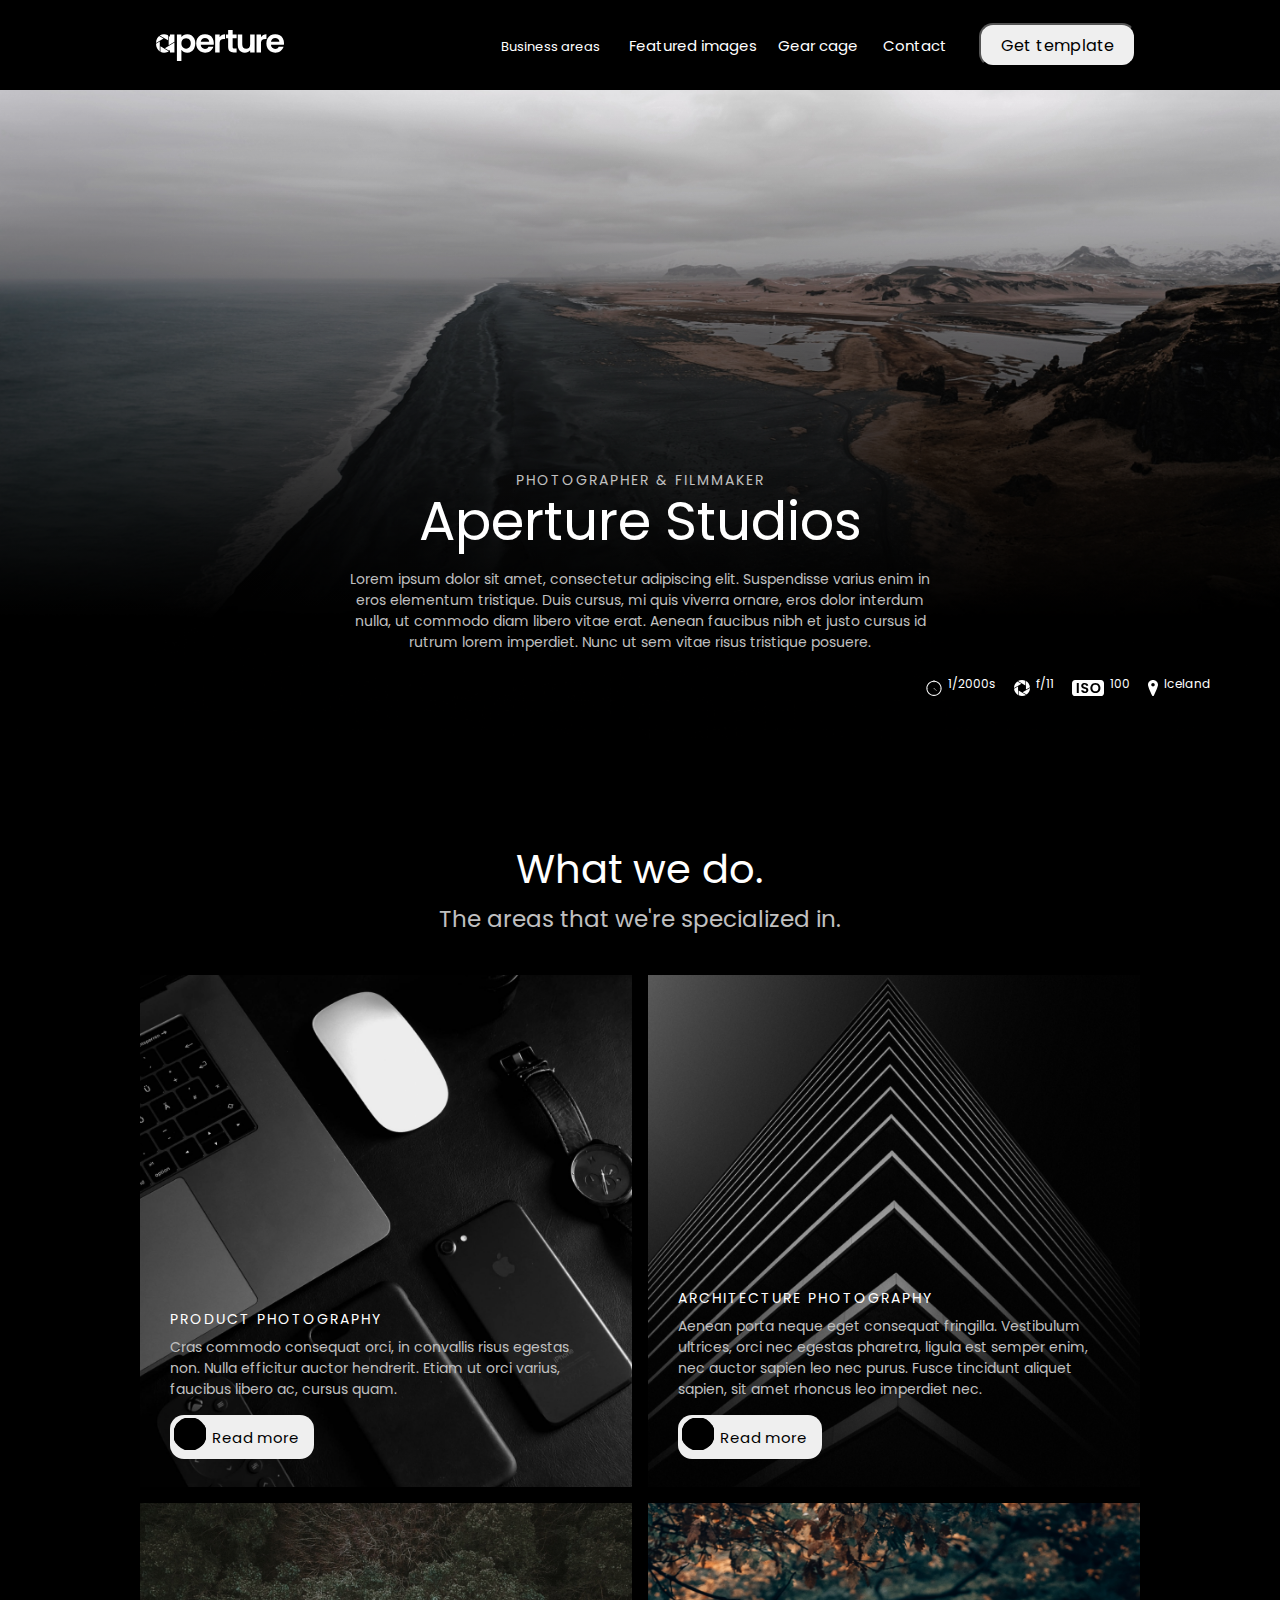
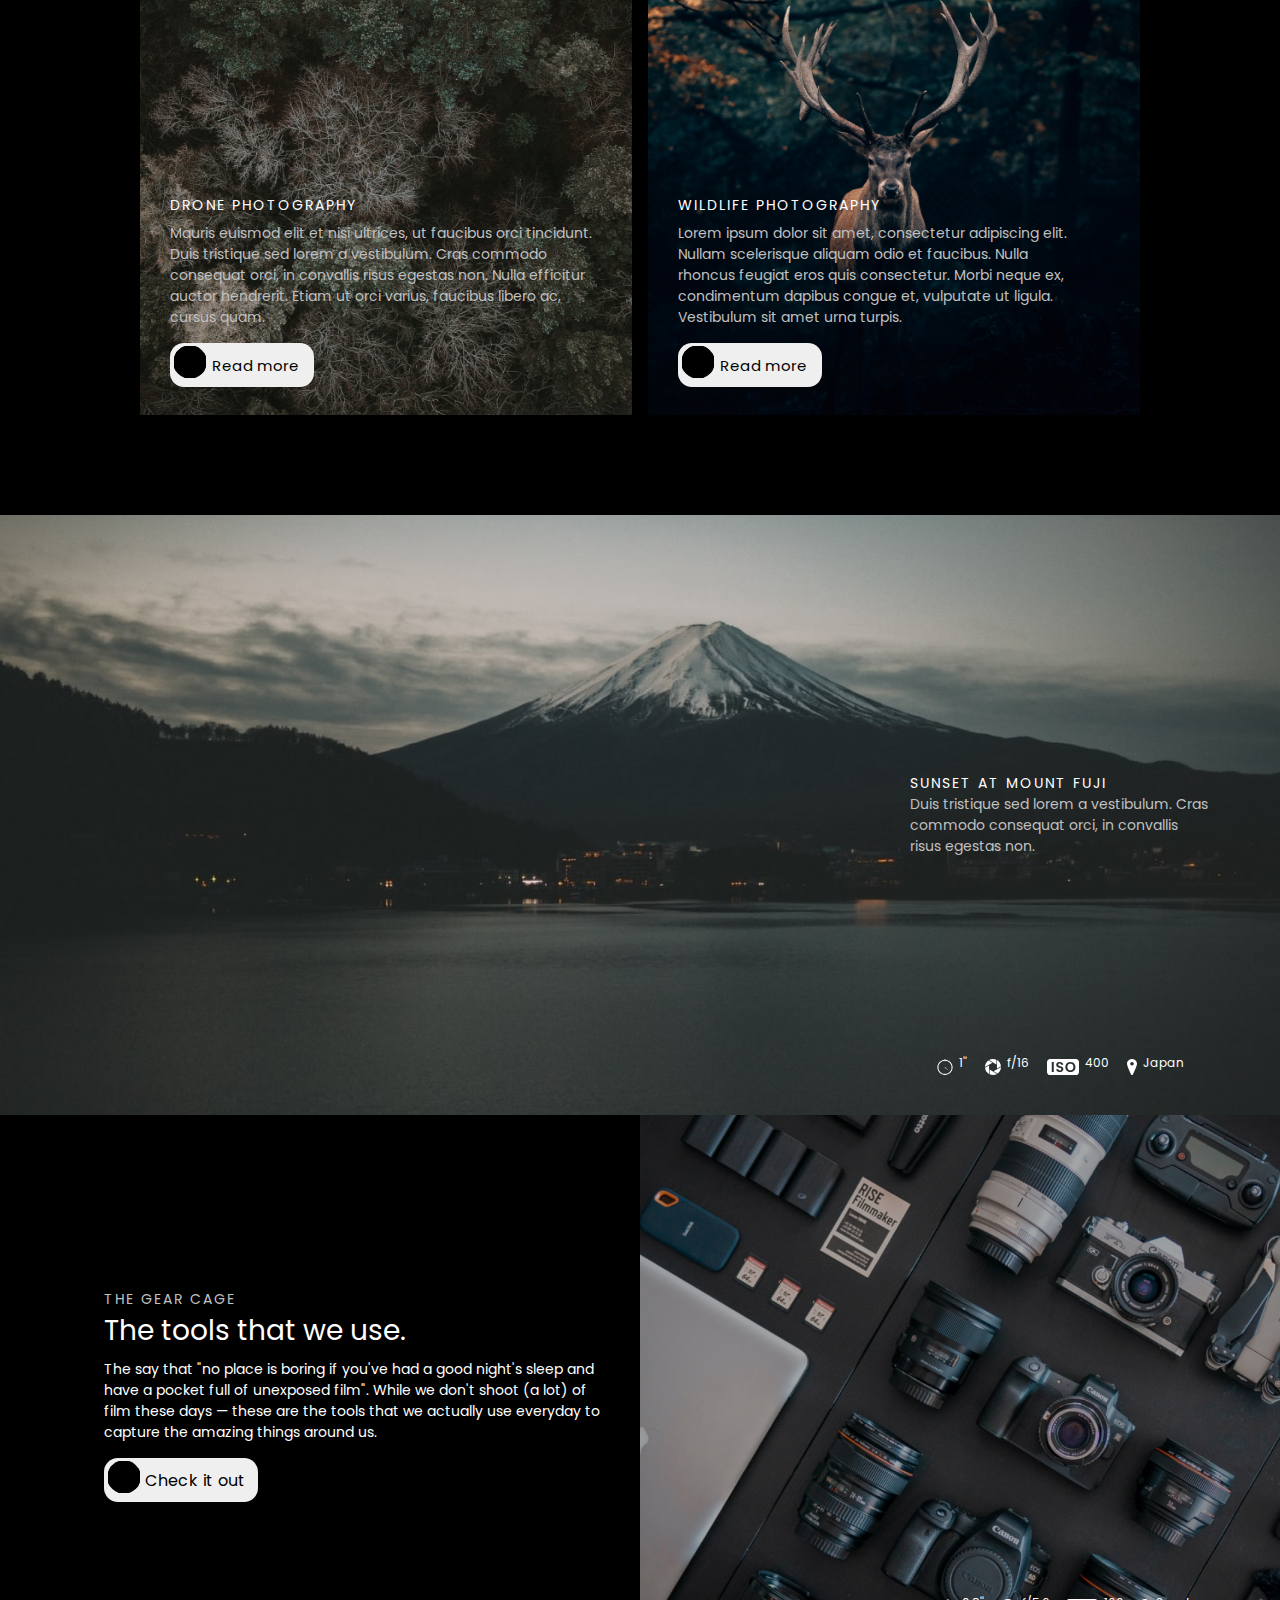
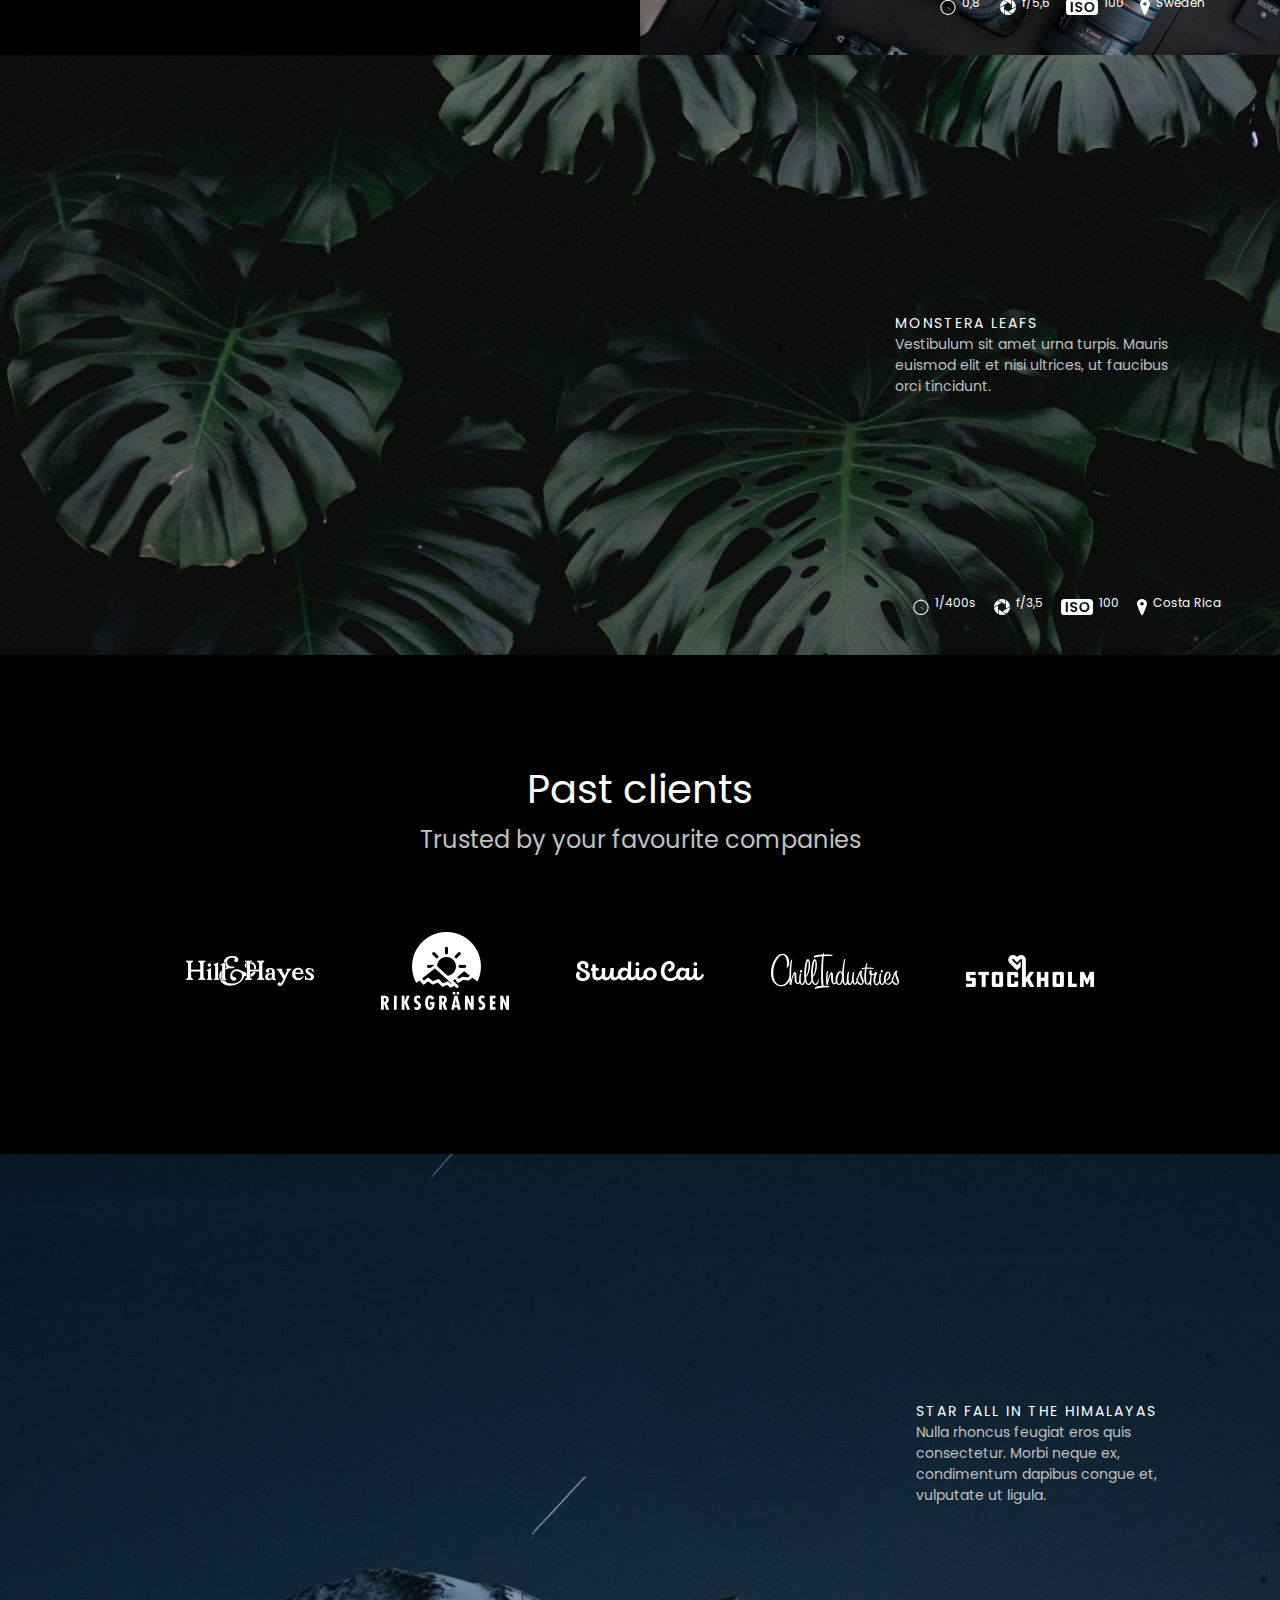
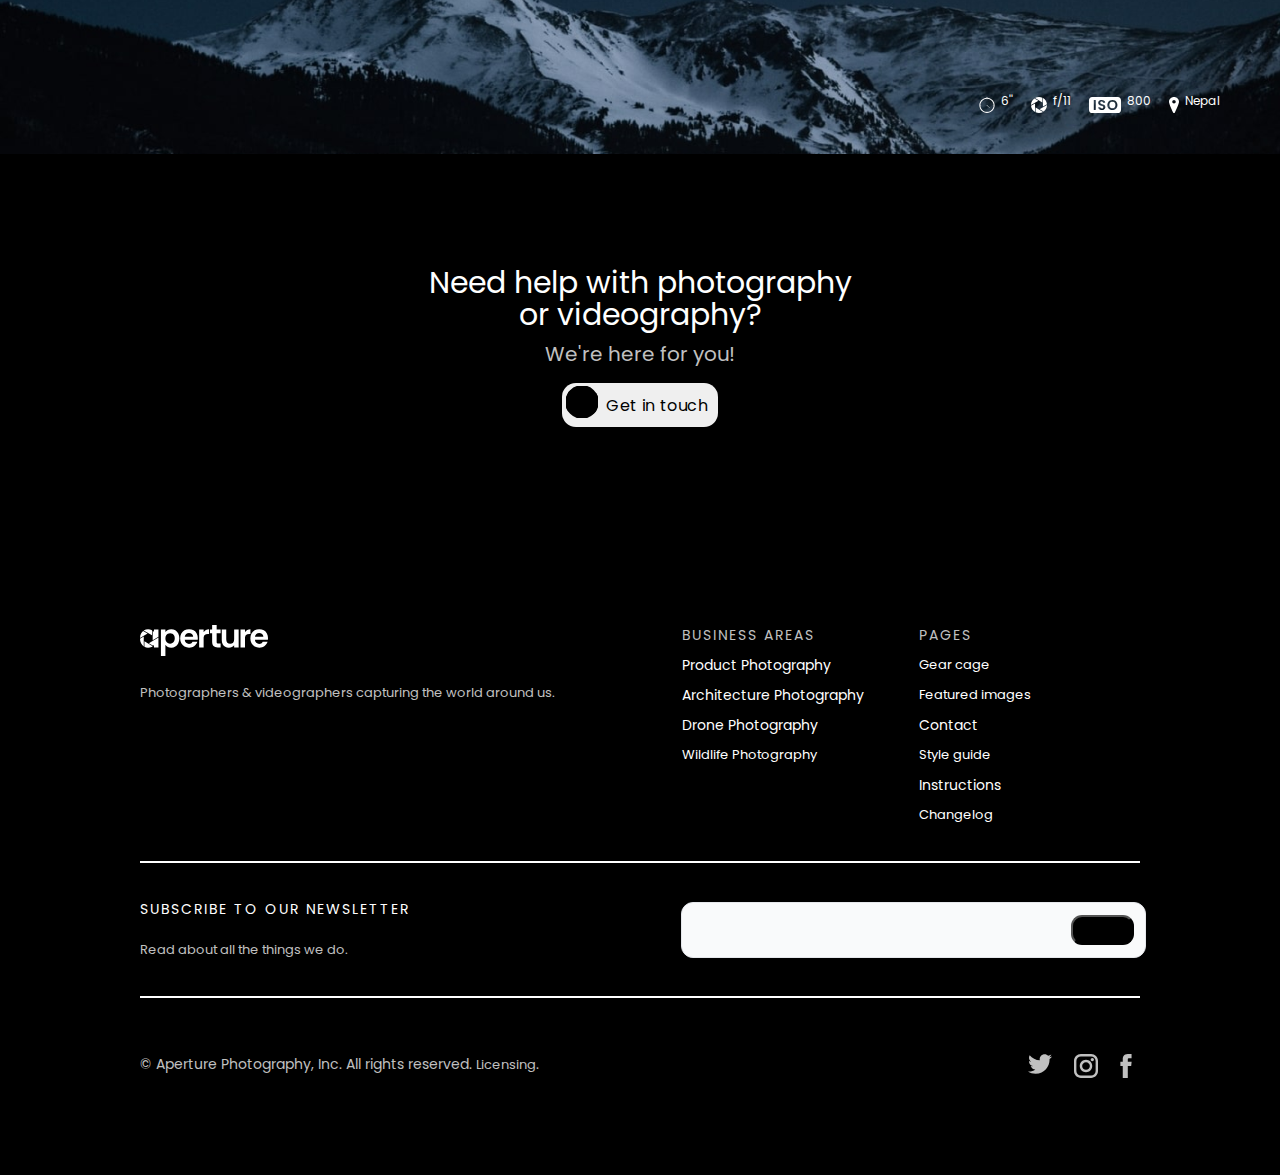
<file: index.html>
<!DOCTYPE html>
<html lang="en">
<head>
    <meta charset="UTF-8">
    <meta name="viewport" content="width=device-width, initial-scale=1.0">
    <title>aperture</title>

    <link rel="stylesheet" href="./css/style.css">

    <link rel="preconnect" href="https://fonts.googleapis.com">
    <link rel="preconnect" href="https://fonts.gstatic.com" crossorigin>
    <link href="https://fonts.googleapis.com/css2?family=Poppins:ital,wght@0,100;0,200;0,300;0,400;0,500;0,600;0,700;0,800;0,900;1,100;1,200;1,300;1,400;1,500;1,600;1,700;1,800;1,900&display=swap" rel="stylesheet">
</head>
<body>
    <header class="header">
        <div class="container">
            <svg width="128" height="31" viewBox="0 0 128 31" fill="none" xmlns="http://www.w3.org/2000/svg">
                <g clip-path="url(#clip0_2_6)">
                    <path fill-rule="evenodd" clip-rule="evenodd" d="M31.2538 4.15451C32.7682 4.15451 34.1385 4.53593 35.3649 5.29065C36.5913 6.05079 37.5618 7.12471 38.2763 8.52055C38.9908 9.91639 39.3481 11.534 39.3481 13.3735C39.3481 15.213 38.9908 16.8415 38.2763 18.2589C37.5618 19.6764 36.5913 20.7747 35.3649 21.5538C34.1385 22.3328 32.7682 22.7224 31.2538 22.7224C29.9528 22.7224 28.8064 22.4519 27.8146 21.9108C26.8228 21.3698 26.0176 20.6881 25.3991 19.8658V31H20.92V4.44666H25.3991V7.04356C25.975 6.22391 26.7695 5.53411 27.7826 4.98227C28.7957 4.43043 29.9528 4.15451 31.2538 4.15451ZM49.074 4.15451C50.759 4.15451 52.268 4.5224 53.601 5.25819C54.9341 5.99398 55.9685 7.03815 56.7044 8.39071C57.4402 9.74326 57.8081 11.296 57.8081 13.0489C57.8081 13.6981 57.7655 14.2824 57.6802 14.8018H44.7229C44.8296 16.1003 45.2775 17.1174 46.0666 17.8532C46.8558 18.589 47.8263 18.9569 48.978 18.9569C50.6417 18.9569 51.8254 18.2319 52.5293 16.7819H57.3602C56.8483 18.5132 55.8672 19.9361 54.4169 21.0506C52.9665 22.1678 51.1855 22.7224 49.074 22.7224C47.3677 22.7224 45.8374 22.3382 44.483 21.57C43.1286 20.8017 42.0728 19.7143 41.3157 18.3076C40.5585 16.901 40.1799 15.2779 40.1799 13.4384C40.1799 11.58 40.5532 9.94614 41.2997 8.53678C42.0462 7.13012 43.0913 6.05079 44.435 5.29065C45.7787 4.53593 47.325 4.15451 49.074 4.15451ZM119.266 4.15451C120.951 4.15451 122.46 4.5224 123.793 5.25819C125.126 5.99398 126.16 7.03815 126.896 8.39071C127.632 9.74326 128 11.296 128 13.0489C128 13.6981 127.957 14.2824 127.872 14.8018H114.915C115.021 16.1003 115.469 17.1174 116.259 17.8532C117.048 18.589 118.018 18.9569 119.17 18.9569C120.834 18.9569 122.017 18.2319 122.721 16.7819H127.552C127.04 18.5132 126.059 19.9361 124.609 21.0506C123.158 22.1678 121.377 22.7224 119.266 22.7224C117.56 22.7224 116.029 22.3382 114.675 21.57C113.32 20.8017 112.265 19.7143 111.508 18.3076C110.75 16.901 110.372 15.2779 110.372 13.4384C110.372 11.58 110.745 9.94614 111.492 8.53678C112.238 7.13012 113.283 6.05079 114.627 5.29065C115.971 4.53593 117.517 4.15451 119.266 4.15451ZM4.42572 16.3326L12.6639 21.1748C12.344 21.4453 11.9708 21.6887 11.5709 21.9052C10.5577 22.4462 9.38465 22.7167 8.05161 22.7167C6.74522 22.7167 5.51882 22.4191 4.42572 21.797V16.3326ZM86.2484 4.44747V14.3482C86.2484 15.7765 86.6003 16.8747 87.3042 17.643C88.008 18.4112 88.9678 18.7954 90.1836 18.7954C91.4206 18.7954 92.3911 18.4112 93.095 17.643C93.7988 16.8747 94.1507 15.7765 94.1507 14.3482V4.44747H98.6618V22.431H94.1507V20.1587C93.5749 20.9378 92.823 21.5492 91.8952 21.9928C90.9674 22.4364 89.9596 22.6583 88.8719 22.6583C87.4855 22.6583 86.2591 22.3607 85.1926 21.7656C84.1262 21.1704 83.2891 20.294 82.6812 19.1362C82.0733 17.9784 81.7694 16.5988 81.7694 14.9974V4.44747H86.2484ZM69.0697 4.18805V8.95986H67.886C66.4783 8.95986 65.4172 9.29529 64.7027 9.96616C63.9881 10.637 63.6309 11.8056 63.6309 13.472V22.4313H59.1518V4.44774H63.6309V7.23941C64.2068 6.28721 64.9586 5.5406 65.8864 4.99958C66.8142 4.45856 67.8753 4.18805 69.0697 4.18805ZM110.436 4.18805V8.95986H109.252C107.844 8.95986 106.783 9.29529 106.069 9.96616C105.354 10.637 104.997 11.8056 104.997 13.472V22.4313H100.518V4.44774H104.997V7.23941C105.573 6.28721 106.325 5.5406 107.252 4.99958C108.18 4.45856 109.241 4.18805 110.436 4.18805ZM76.6524 0V4.4472H80.6195V8.18025H76.6524V16.8799C76.6524 17.4858 76.7963 17.924 77.0843 18.1946C77.3722 18.4651 77.8574 18.6003 78.5399 18.6003H80.6195V22.4308H77.8041C74.0289 22.4308 72.1413 20.5696 72.1413 16.8474V8.18025H70.0298V4.4472H72.1413V0H76.6524ZM18.4494 12.572V22.4186H13.9437V19.7946C13.7304 20.1192 13.4904 20.4168 13.1972 20.6873L8.87809 18.1716L18.4494 12.572ZM3.75919 11.5167V21.3904C2.63943 20.6329 1.73296 19.605 1.06644 18.2524C0.399914 16.9269 0.0533219 15.4121 0 13.7079L3.75919 11.5167ZM30.0701 8.14725C29.2596 8.14725 28.4971 8.35824 27.7826 8.78024C27.0681 9.20224 26.4922 9.81359 26.0549 10.6143C25.6177 11.415 25.3991 12.3564 25.3991 13.4384C25.3991 14.5205 25.6177 15.4646 26.0549 16.2626C26.4922 17.0633 27.0681 17.6746 27.7826 18.0966C28.4971 18.5186 29.2596 18.7296 30.0701 18.7296C30.9019 18.7296 31.6751 18.5132 32.3896 18.0804C33.1041 17.6476 33.68 17.0308 34.1172 16.2301C34.5545 15.4294 34.7731 14.4772 34.7731 13.3735C34.7731 12.2915 34.5545 11.3555 34.1172 10.5656C33.68 9.77572 33.1041 9.17519 32.3896 8.76401C31.6751 8.35283 30.9019 8.14725 30.0701 8.14725ZM18.4488 4.45667V11.7875L12.6634 15.1689V5.70102C13.17 6.07973 13.5965 6.51255 13.9431 6.99947V4.45667H18.4488ZM3.09267 5.9177L7.54505 8.5146L0.0266609 12.9239C0.0533219 11.2738 0.399914 9.81305 1.06644 8.54165C1.59966 7.48666 2.29284 6.62102 3.09267 5.9177ZM48.946 7.88755C47.8369 7.88755 46.9038 8.2284 46.1466 8.91009C45.3895 9.59177 44.9256 10.5386 44.7549 11.7505H53.1691C53.1478 10.5818 52.7319 9.64587 51.9214 8.94255C51.1109 8.23922 50.1191 7.88755 48.946 7.88755ZM119.138 7.88755C118.029 7.88755 117.096 8.2284 116.339 8.91009C115.581 9.59177 115.117 10.5386 114.947 11.7505H123.361C123.34 10.5818 122.924 9.64587 122.113 8.94255C121.303 8.23922 120.311 7.88755 119.138 7.88755ZM8.10439 4.15937C9.41078 4.15937 10.5572 4.42989 11.5703 4.97091C11.7036 5.05206 11.8636 5.13321 11.9969 5.24142V10.3541L3.70534 5.48488C3.78532 5.40372 3.89196 5.34962 3.97195 5.29552C5.19835 4.53809 6.58472 4.15937 8.10439 4.15937Z" fill="white"/>
                </g>
                <defs>
                    <clipPath id="clip0_2_6">
                        <rect width="128" height="31" fill="white"/>
                    </clipPath>
                </defs>
            </svg>
            <a href="./404/index.html"><img class="burger" src="./pictures/hamburger.png" alt="image"></a>
            <div class="header__right-side right-side">
                <ul class="right-side__list list">
                    <li class="list__li list__li__first">Business areas</li>
                    <li class="list__li list__li__second">Featured images</li>
                    <li class="list__li ">Gear cage</li>
                    <li class="list__li ">Contact</li>
                </ul>
                <button><a href="./404/index.html">Get template</a></button>
            </div>
        </div>
    </header>

    <section class="aperture-studios">
        <div class="container">
            <div class="aperture-studios__text text">
                <p class="text__explanation">Photographer & Filmmaker</p>
                <h1>Aperture Studios</h1>
                <p>Lorem ipsum dolor sit amet, consectetur adipiscing elit. Suspendisse varius enim in eros elementum tristique. Duis cursus, mi quis viverra ornare, <span>eros dolor interdum nulla, ut commodo diam libero vitae erat. Aenean faucibus nibh et justo cursus id rutrum lorem imperdiet. Nunc ut sem vitae risus tristique posuere.</span></p>
            </div>

            <div class="aperture-studios__features features">
                <div class="features__timing">
                    <svg width="16" height="16" viewBox="0 0 16 16" fill="none" xmlns="http://www.w3.org/2000/svg">
                        <path fill-rule="evenodd" clip-rule="evenodd" d="M8.37292 0C8.43752 0 8.48989 0.0523801 8.48989 0.116913V0.239364C8.48989 0.303897 8.43752 0.356277 8.37292 0.356277H8.23866V0.750704C12.3393 0.876693 15.625 4.24071 15.625 8.37297C15.625 12.5856 12.2114 16 8.00042 16C3.78941 16 0.375 12.5856 0.375 8.37297C0.375 4.24102 3.66099 0.877078 7.76134 0.750781V0.356277H7.62708C7.56248 0.356277 7.51019 0.303897 7.51019 0.239364V0.116913C7.51019 0.0523801 7.56248 0 7.62708 0H8.37292ZM8.19106 1.75062V2.41987C8.19106 2.5254 8.10554 2.61093 8.00004 2.61093C7.89453 2.61093 7.80894 2.5254 7.80894 2.41987V1.75062C4.30164 1.85038 1.47812 4.67406 1.37877 8.18221H2.04787C2.15338 8.18221 2.23897 8.26775 2.23897 8.37328C2.23897 8.47888 2.15338 8.56441 2.04787 8.56441H1.37877C1.47858 12.0723 4.30187 14.8962 7.80894 14.996V14.3268C7.80894 14.2212 7.89453 14.1356 8.00004 14.1356C8.10554 14.1356 8.19106 14.2212 8.19106 14.3268V14.996C11.6984 14.8966 14.5214 12.0725 14.6212 8.56441H13.9521C13.8466 8.56441 13.7611 8.47888 13.7611 8.37328C13.7611 8.26775 13.8466 8.18221 13.9521 8.18221H14.6212C14.5219 4.67375 11.6987 1.84999 8.19106 1.75062ZM7.99999 8.01702C8.1967 8.01702 8.35619 8.17655 8.35619 8.3733C8.35619 8.3936 8.3535 8.41314 8.35027 8.43245L10.6161 10.4819C10.6742 10.5345 10.7162 10.6026 10.7371 10.6782L10.7677 10.7894C10.7827 10.8435 10.7363 10.8948 10.681 10.8854L10.5672 10.866C10.4899 10.8529 10.418 10.8179 10.3598 10.7653L8.09358 8.7155C8.06359 8.72381 8.0326 8.72958 7.99999 8.72958C7.80336 8.72958 7.64379 8.57005 7.64379 8.3733C7.64379 8.17655 7.80336 8.01702 7.99999 8.01702Z" fill="white"/>
                    </svg>
                    <p>1/2000s</p> 
                </div>

                <div class="features__diaphragm">
                    <svg width="16" height="16" viewBox="0 0 16 16" fill="none" xmlns="http://www.w3.org/2000/svg">
                        <path fill-rule="evenodd" clip-rule="evenodd" d="M4.63925 10.5956L12.0234 14.8859C10.8401 15.597 9.46737 16 8 16C6.79297 16 5.65694 15.7393 4.63925 15.2415V10.5956ZM4.04733 6.39976V14.9331C1.82261 13.7005 0.284244 11.4012 0.0475711 8.72273L4.04733 6.39976ZM16 7.94027V8.01138C16 10.7136 14.651 13.1077 12.5919 14.5299L8.59215 12.2306L16 7.94027ZM11.9529 1.06667C14.1776 2.29926 15.716 4.59852 15.9527 7.27704L11.9529 9.6V1.06667ZM3.40808 1.46963L7.40785 3.76889L0 8.03556V8.01185C0 5.28593 1.34903 2.89185 3.40808 1.46963ZM8.00047 0C9.2075 0 10.3435 0.260741 11.3612 0.758519V5.38074L3.97704 1.09037C5.1604 0.402963 6.5331 0 8.00047 0Z" fill="white"/>
                    </svg>
                    <p>f/11</p>                       
                </div>

                <div class="features__iso">
                    <svg width="32" height="16" viewBox="0 0 32 16" fill="none" xmlns="http://www.w3.org/2000/svg">
                        <path fill-rule="evenodd" clip-rule="evenodd" d="M28.8992 0C30.6117 0 32 1.39911 32 3.125V12.875C32 14.6009 30.6117 16 28.8992 16H3.10078C1.38826 16 0 14.6009 0 12.875V3.125C0 1.39911 1.38826 0 3.10078 0H28.8992ZM12.71 2.911C12.0313 2.911 11.428 3.02737 10.9001 3.26012C10.3722 3.49287 9.96217 3.82775 9.66995 4.26475C9.37774 4.70175 9.23163 5.21475 9.23163 5.80375C9.23163 6.43075 9.37538 6.93188 9.66288 7.30713C9.95039 7.68237 10.2944 7.96263 10.6951 8.14787C11.0957 8.33313 11.6165 8.52075 12.2575 8.71075C12.7288 8.84375 13.0988 8.96488 13.3674 9.07413C13.6361 9.18338 13.86 9.333 14.0391 9.523C14.2182 9.713 14.3077 9.95525 14.3077 10.2498C14.3077 10.6108 14.1758 10.9029 13.9118 11.1261C13.6479 11.3494 13.285 11.461 12.8231 11.461C12.3706 11.461 12.0148 11.3422 11.7555 11.1047C11.5067 10.8767 11.3642 10.57 11.3282 10.1844L11.3243 10.1357H9.20335L9.20495 10.2006C9.22476 10.7813 9.38918 11.2869 9.69823 11.7175C10.0187 12.164 10.4547 12.506 11.0061 12.7435C11.5576 12.981 12.1774 13.0997 12.8655 13.0997C13.5913 13.0997 14.2182 12.9644 14.746 12.6936C15.2739 12.4229 15.6745 12.0595 15.9479 11.6035C16.2213 11.1475 16.358 10.6535 16.358 10.1215C16.358 9.504 16.2118 9.00525 15.9196 8.62525C15.6274 8.24525 15.2786 7.96025 14.8733 7.77025C14.468 7.58025 13.9448 7.39025 13.3038 7.20025C12.8325 7.05775 12.4672 6.93188 12.208 6.82263C11.9488 6.71338 11.732 6.57087 11.5576 6.39512C11.3832 6.21938 11.296 5.9985 11.296 5.7325C11.296 5.3525 11.4115 5.06275 11.6424 4.86325C11.8734 4.66375 12.1821 4.564 12.5686 4.564C13.0116 4.564 13.3674 4.67563 13.6361 4.89888C13.8936 5.11282 14.0363 5.3813 14.0643 5.70431L14.0673 5.74675H16.2448L16.2399 5.68617C16.1627 4.82222 15.8133 4.14654 15.1914 3.65913C14.5552 3.16038 13.728 2.911 12.71 2.911ZM23.3942 2.911C22.4704 2.911 21.6221 3.1295 20.8491 3.5665C20.0762 4.0035 19.4634 4.60913 19.011 5.38338C18.5585 6.15763 18.3323 7.02925 18.3323 7.99825C18.3323 8.97675 18.5585 9.85312 19.011 10.6274C19.4634 11.4016 20.0762 12.0072 20.8491 12.4443C21.6221 12.8813 22.4704 13.0997 23.3942 13.0997C24.318 13.0997 25.1664 12.8813 25.9393 12.4443C26.7123 12.0072 27.3227 11.4016 27.7704 10.6274C28.2182 9.85312 28.442 8.97675 28.442 7.99825C28.442 7.02925 28.2182 6.15763 27.7704 5.38338C27.3227 4.60913 26.7147 4.0035 25.9464 3.5665C25.1782 3.1295 24.3274 2.911 23.3942 2.911ZM6.76242 3.0535H4.78288V13H6.76242V3.0535ZM23.3942 4.7065C23.9881 4.7065 24.5113 4.8395 24.9637 5.1055C25.4162 5.3715 25.7697 5.75387 26.0242 6.25262C26.2787 6.75138 26.406 7.33325 26.406 7.99825C26.406 8.66325 26.2787 9.2475 26.0242 9.751C25.7697 10.2545 25.4162 10.6416 24.9637 10.9124C24.5113 11.1831 23.9881 11.3185 23.3942 11.3185C22.8004 11.3185 22.2749 11.1831 21.8177 10.9124C21.3605 10.6416 21.0047 10.2545 20.7501 9.751C20.4956 9.2475 20.3684 8.66325 20.3684 7.99825C20.3684 7.33325 20.4956 6.75138 20.7501 6.25262C21.0047 5.75387 21.3605 5.3715 21.8177 5.1055C22.2749 4.8395 22.8004 4.7065 23.3942 4.7065Z" fill="white"/>
                    </svg>
                    <p>100</p>                      
                </div>

                <div class="features__place">
                    <svg width="10" height="16" viewBox="0 0 10 16" fill="none" xmlns="http://www.w3.org/2000/svg">
                        <path fill-rule="evenodd" clip-rule="evenodd" d="M5 6.44452C4.03804 6.44452 3.25973 5.70036 3.25973 4.78061C3.25973 3.86295 4.03804 3.11879 5 3.11879C5.95977 3.11879 6.73809 3.86295 6.73809 4.78061C6.73809 5.70036 5.95977 6.44452 5 6.44452ZM5 0C2.23874 0 0 2.14051 0 4.78061C0 6.70791 2.6585 12.471 4.09926 15.4497C4.45343 16.1834 5.54438 16.1834 5.90074 15.4497C7.33931 12.471 10 6.70791 10 4.78061C10 2.14051 7.76126 0 5 0Z" fill="white"/>
                    </svg>
                    <p>Iceland</p>
                </div>
            </div>
        </div>
    </section>

    <section class="what-we-do">
        <div class="container">
            <div class="what-we-do__heading">
                <h2>What we do.</h2>
                <p>The areas that we're specialized in.</p>
            </div>
            <div class="what-we-do__blocks blocks">
                <div class="blocks__product product" id="product">
                    <div>
                        <p class="product__header">Product Photography</p>
                        <p class="product__paragraph">Cras commodo consequat orci, in convallis risus egestas non. Nulla efficitur auctor hendrerit. Etiam ut orci varius, faucibus libero ac, cursus quam.</p>
                        <button>
                            <div>
                                <svg width="32" height="32" viewBox="0 0 32 32" fill="none" xmlns="http://www.w3.org/2000/svg">
                                    <g clip-path="url(#clip0_2_66)">
                                        <path d="M16 5.51392C21.7915 5.51392 26.4861 10.2085 26.4861 16C26.4861 21.7915 21.7915 26.4861 16 26.4861C10.2085 26.4861 5.51389 21.7915 5.51389 16C5.51389 10.2085 10.2085 5.51392 16 5.51392Z" stroke="black" stroke-width="12.5833" stroke-linecap="round" stroke-linejoin="round"/>
                                        <path d="M18.4223 11.8055L24.4413 22.2287" stroke="black" stroke-width="12.5833" stroke-linecap="round" stroke-linejoin="round"/>
                                        <path d="M13.5777 11.8055H25.6158" stroke="black" stroke-width="12.5833" stroke-linecap="round" stroke-linejoin="round"/>
                                        <path d="M11.1554 16L17.1744 5.57678" stroke="black" stroke-width="12.5833" stroke-linecap="round" stroke-linejoin="round"/>
                                        <path d="M13.5777 20.1944L7.55869 9.77124" stroke="black" stroke-width="12.5833" stroke-linecap="round" stroke-linejoin="round"/>
                                        <path d="M18.4223 20.1945H6.38423" stroke="black" stroke-width="12.5833" stroke-linecap="round" stroke-linejoin="round"/>
                                        <path d="M20.8446 16L14.8256 26.4232" stroke="black" stroke-width="12.5833" stroke-linecap="round" stroke-linejoin="round"/>
                                    </g>
                                    <defs>
                                        <clipPath id="clip0_2_66">
                                            <rect width="32" height="32" fill="white"/>
                                        </clipPath>
                                    </defs>
                                </svg>
                            </div>
                            Read more
                        </button>
                    </div>
                </div>
                <div class="blocks__architecture architecture" id="architecture">
                    <div>
                        <p class="architecture__header">Architecture Photography</p>
                        <p class="architecture__paragraph">Aenean porta neque eget consequat fringilla. Vestibulum ultrices, orci nec egestas pharetra, ligula est semper enim, nec auctor sapien leo nec purus. <span>Fusce tincidunt aliquet sapien, sit amet rhoncus leo imperdiet nec.</span></p>
                        <button>
                            <div>
                                <svg width="32" height="32" viewBox="0 0 32 32" fill="none" xmlns="http://www.w3.org/2000/svg">
                                    <g clip-path="url(#clip0_2_66)">
                                        <path d="M16 5.51392C21.7915 5.51392 26.4861 10.2085 26.4861 16C26.4861 21.7915 21.7915 26.4861 16 26.4861C10.2085 26.4861 5.51389 21.7915 5.51389 16C5.51389 10.2085 10.2085 5.51392 16 5.51392Z" stroke="black" stroke-width="12.5833" stroke-linecap="round" stroke-linejoin="round"/>
                                        <path d="M18.4223 11.8055L24.4413 22.2287" stroke="black" stroke-width="12.5833" stroke-linecap="round" stroke-linejoin="round"/>
                                        <path d="M13.5777 11.8055H25.6158" stroke="black" stroke-width="12.5833" stroke-linecap="round" stroke-linejoin="round"/>
                                        <path d="M11.1554 16L17.1744 5.57678" stroke="black" stroke-width="12.5833" stroke-linecap="round" stroke-linejoin="round"/>
                                        <path d="M13.5777 20.1944L7.55869 9.77124" stroke="black" stroke-width="12.5833" stroke-linecap="round" stroke-linejoin="round"/>
                                        <path d="M18.4223 20.1945H6.38423" stroke="black" stroke-width="12.5833" stroke-linecap="round" stroke-linejoin="round"/>
                                        <path d="M20.8446 16L14.8256 26.4232" stroke="black" stroke-width="12.5833" stroke-linecap="round" stroke-linejoin="round"/>
                                    </g>
                                    <defs>
                                        <clipPath id="clip0_2_66">
                                            <rect width="32" height="32" fill="white"/>
                                        </clipPath>
                                    </defs>
                                </svg>
                            </div>
                            Read more
                        </button>
                    </div>
                </div>
                <div class="blocks__drone drone" id="drone">
                    <div>
                        <p class="drone__header">Drone Photography</p>
                        <p class="drone__paragraph">Mauris euismod elit et nisi ultrices, ut faucibus orci tincidunt. Duis tristique sed lorem a vestibulum. Cras commodo consequat orci, in convallis risus egestas non. Nulla efficitur auctor hendrerit. Etiam ut orci varius, faucibus libero ac, cursus quam.</p>
                        <button>
                            <div>
                                <svg width="32" height="32" viewBox="0 0 32 32" fill="none" xmlns="http://www.w3.org/2000/svg">
                                    <g clip-path="url(#clip0_2_66)">
                                        <path d="M16 5.51392C21.7915 5.51392 26.4861 10.2085 26.4861 16C26.4861 21.7915 21.7915 26.4861 16 26.4861C10.2085 26.4861 5.51389 21.7915 5.51389 16C5.51389 10.2085 10.2085 5.51392 16 5.51392Z" stroke="black" stroke-width="12.5833" stroke-linecap="round" stroke-linejoin="round"/>
                                        <path d="M18.4223 11.8055L24.4413 22.2287" stroke="black" stroke-width="12.5833" stroke-linecap="round" stroke-linejoin="round"/>
                                        <path d="M13.5777 11.8055H25.6158" stroke="black" stroke-width="12.5833" stroke-linecap="round" stroke-linejoin="round"/>
                                        <path d="M11.1554 16L17.1744 5.57678" stroke="black" stroke-width="12.5833" stroke-linecap="round" stroke-linejoin="round"/>
                                        <path d="M13.5777 20.1944L7.55869 9.77124" stroke="black" stroke-width="12.5833" stroke-linecap="round" stroke-linejoin="round"/>
                                        <path d="M18.4223 20.1945H6.38423" stroke="black" stroke-width="12.5833" stroke-linecap="round" stroke-linejoin="round"/>
                                        <path d="M20.8446 16L14.8256 26.4232" stroke="black" stroke-width="12.5833" stroke-linecap="round" stroke-linejoin="round"/>
                                    </g>
                                    <defs>
                                        <clipPath id="clip0_2_66">
                                            <rect width="32" height="32" fill="white"/>
                                        </clipPath>
                                    </defs>
                                </svg>
                            </div>
                            Read more
                        </button>
                    </div>
                </div>
                <div class="blocks__wild-life wild-life" id="wild-life">
                    <div>
                        <p class="wild-life__header">Wildlife Photography</p>
                        <p class="wild-life__paragraph">Lorem ipsum dolor sit amet, consectetur adipiscing elit. Nullam scelerisque aliquam odio et faucibus. Nulla rhoncus feugiat eros quis consectetur. Morbi neque ex, condimentum dapibus congue et, vulputate ut ligula. Vestibulum sit amet urna turpis.</p>
                        <button>
                            <div>
                                <svg width="32" height="32" viewBox="0 0 32 32" fill="none" xmlns="http://www.w3.org/2000/svg">
                                    <g clip-path="url(#clip0_2_66)">
                                        <path d="M16 5.51392C21.7915 5.51392 26.4861 10.2085 26.4861 16C26.4861 21.7915 21.7915 26.4861 16 26.4861C10.2085 26.4861 5.51389 21.7915 5.51389 16C5.51389 10.2085 10.2085 5.51392 16 5.51392Z" stroke="black" stroke-width="12.5833" stroke-linecap="round" stroke-linejoin="round"/>
                                        <path d="M18.4223 11.8055L24.4413 22.2287" stroke="black" stroke-width="12.5833" stroke-linecap="round" stroke-linejoin="round"/>
                                        <path d="M13.5777 11.8055H25.6158" stroke="black" stroke-width="12.5833" stroke-linecap="round" stroke-linejoin="round"/>
                                        <path d="M11.1554 16L17.1744 5.57678" stroke="black" stroke-width="12.5833" stroke-linecap="round" stroke-linejoin="round"/>
                                        <path d="M13.5777 20.1944L7.55869 9.77124" stroke="black" stroke-width="12.5833" stroke-linecap="round" stroke-linejoin="round"/>
                                        <path d="M18.4223 20.1945H6.38423" stroke="black" stroke-width="12.5833" stroke-linecap="round" stroke-linejoin="round"/>
                                        <path d="M20.8446 16L14.8256 26.4232" stroke="black" stroke-width="12.5833" stroke-linecap="round" stroke-linejoin="round"/>
                                    </g>
                                    <defs>
                                        <clipPath id="clip0_2_66">
                                            <rect width="32" height="32" fill="white"/>
                                        </clipPath>
                                    </defs>
                                </svg>
                            </div>
                            Read more
                        </button>
                    </div>
                </div>
            </div>
        </div>
    </section>

    <section class="sunset">
        <div class="container">
            <div class="sunset__text text">
                <p class="text__heading">Sunset at Mount Fuji</p>
                <p>Duis tristique sed lorem a vestibulum. Cras commodo consequat orci, in convallis risus egestas non.</p>
            </div>
            <div class="sunset__features features">
                <div class="features__timing">
                    <svg width="16" height="16" viewBox="0 0 16 16" fill="none" xmlns="http://www.w3.org/2000/svg">
                        <path fill-rule="evenodd" clip-rule="evenodd" d="M8.37292 0C8.43752 0 8.48989 0.0523801 8.48989 0.116913V0.239364C8.48989 0.303897 8.43752 0.356277 8.37292 0.356277H8.23866V0.750704C12.3393 0.876693 15.625 4.24071 15.625 8.37297C15.625 12.5856 12.2114 16 8.00042 16C3.78941 16 0.375 12.5856 0.375 8.37297C0.375 4.24102 3.66099 0.877078 7.76134 0.750781V0.356277H7.62708C7.56248 0.356277 7.51019 0.303897 7.51019 0.239364V0.116913C7.51019 0.0523801 7.56248 0 7.62708 0H8.37292ZM8.19106 1.75062V2.41987C8.19106 2.5254 8.10554 2.61093 8.00004 2.61093C7.89453 2.61093 7.80894 2.5254 7.80894 2.41987V1.75062C4.30164 1.85038 1.47812 4.67406 1.37877 8.18221H2.04787C2.15338 8.18221 2.23897 8.26775 2.23897 8.37328C2.23897 8.47888 2.15338 8.56441 2.04787 8.56441H1.37877C1.47858 12.0723 4.30187 14.8962 7.80894 14.996V14.3268C7.80894 14.2212 7.89453 14.1356 8.00004 14.1356C8.10554 14.1356 8.19106 14.2212 8.19106 14.3268V14.996C11.6984 14.8966 14.5214 12.0725 14.6212 8.56441H13.9521C13.8466 8.56441 13.7611 8.47888 13.7611 8.37328C13.7611 8.26775 13.8466 8.18221 13.9521 8.18221H14.6212C14.5219 4.67375 11.6987 1.84999 8.19106 1.75062ZM7.99999 8.01702C8.1967 8.01702 8.35619 8.17655 8.35619 8.3733C8.35619 8.3936 8.3535 8.41314 8.35027 8.43245L10.6161 10.4819C10.6742 10.5345 10.7162 10.6026 10.7371 10.6782L10.7677 10.7894C10.7827 10.8435 10.7363 10.8948 10.681 10.8854L10.5672 10.866C10.4899 10.8529 10.418 10.8179 10.3598 10.7653L8.09358 8.7155C8.06359 8.72381 8.0326 8.72958 7.99999 8.72958C7.80336 8.72958 7.64379 8.57005 7.64379 8.3733C7.64379 8.17655 7.80336 8.01702 7.99999 8.01702Z" fill="white"/>
                    </svg>
                    <p>1''</p> 
                </div>

                <div class="features__diaphragm">
                    <svg width="16" height="16" viewBox="0 0 16 16" fill="none" xmlns="http://www.w3.org/2000/svg">
                        <path fill-rule="evenodd" clip-rule="evenodd" d="M4.63925 10.5956L12.0234 14.8859C10.8401 15.597 9.46737 16 8 16C6.79297 16 5.65694 15.7393 4.63925 15.2415V10.5956ZM4.04733 6.39976V14.9331C1.82261 13.7005 0.284244 11.4012 0.0475711 8.72273L4.04733 6.39976ZM16 7.94027V8.01138C16 10.7136 14.651 13.1077 12.5919 14.5299L8.59215 12.2306L16 7.94027ZM11.9529 1.06667C14.1776 2.29926 15.716 4.59852 15.9527 7.27704L11.9529 9.6V1.06667ZM3.40808 1.46963L7.40785 3.76889L0 8.03556V8.01185C0 5.28593 1.34903 2.89185 3.40808 1.46963ZM8.00047 0C9.2075 0 10.3435 0.260741 11.3612 0.758519V5.38074L3.97704 1.09037C5.1604 0.402963 6.5331 0 8.00047 0Z" fill="white"/>
                    </svg>
                    <p>f/16</p>                       
                </div>

                <div class="features__iso">
                    <svg width="32" height="16" viewBox="0 0 32 16" fill="none" xmlns="http://www.w3.org/2000/svg">
                        <path fill-rule="evenodd" clip-rule="evenodd" d="M28.8992 0C30.6117 0 32 1.39911 32 3.125V12.875C32 14.6009 30.6117 16 28.8992 16H3.10078C1.38826 16 0 14.6009 0 12.875V3.125C0 1.39911 1.38826 0 3.10078 0H28.8992ZM12.71 2.911C12.0313 2.911 11.428 3.02737 10.9001 3.26012C10.3722 3.49287 9.96217 3.82775 9.66995 4.26475C9.37774 4.70175 9.23163 5.21475 9.23163 5.80375C9.23163 6.43075 9.37538 6.93188 9.66288 7.30713C9.95039 7.68237 10.2944 7.96263 10.6951 8.14787C11.0957 8.33313 11.6165 8.52075 12.2575 8.71075C12.7288 8.84375 13.0988 8.96488 13.3674 9.07413C13.6361 9.18338 13.86 9.333 14.0391 9.523C14.2182 9.713 14.3077 9.95525 14.3077 10.2498C14.3077 10.6108 14.1758 10.9029 13.9118 11.1261C13.6479 11.3494 13.285 11.461 12.8231 11.461C12.3706 11.461 12.0148 11.3422 11.7555 11.1047C11.5067 10.8767 11.3642 10.57 11.3282 10.1844L11.3243 10.1357H9.20335L9.20495 10.2006C9.22476 10.7813 9.38918 11.2869 9.69823 11.7175C10.0187 12.164 10.4547 12.506 11.0061 12.7435C11.5576 12.981 12.1774 13.0997 12.8655 13.0997C13.5913 13.0997 14.2182 12.9644 14.746 12.6936C15.2739 12.4229 15.6745 12.0595 15.9479 11.6035C16.2213 11.1475 16.358 10.6535 16.358 10.1215C16.358 9.504 16.2118 9.00525 15.9196 8.62525C15.6274 8.24525 15.2786 7.96025 14.8733 7.77025C14.468 7.58025 13.9448 7.39025 13.3038 7.20025C12.8325 7.05775 12.4672 6.93188 12.208 6.82263C11.9488 6.71338 11.732 6.57087 11.5576 6.39512C11.3832 6.21938 11.296 5.9985 11.296 5.7325C11.296 5.3525 11.4115 5.06275 11.6424 4.86325C11.8734 4.66375 12.1821 4.564 12.5686 4.564C13.0116 4.564 13.3674 4.67563 13.6361 4.89888C13.8936 5.11282 14.0363 5.3813 14.0643 5.70431L14.0673 5.74675H16.2448L16.2399 5.68617C16.1627 4.82222 15.8133 4.14654 15.1914 3.65913C14.5552 3.16038 13.728 2.911 12.71 2.911ZM23.3942 2.911C22.4704 2.911 21.6221 3.1295 20.8491 3.5665C20.0762 4.0035 19.4634 4.60913 19.011 5.38338C18.5585 6.15763 18.3323 7.02925 18.3323 7.99825C18.3323 8.97675 18.5585 9.85312 19.011 10.6274C19.4634 11.4016 20.0762 12.0072 20.8491 12.4443C21.6221 12.8813 22.4704 13.0997 23.3942 13.0997C24.318 13.0997 25.1664 12.8813 25.9393 12.4443C26.7123 12.0072 27.3227 11.4016 27.7704 10.6274C28.2182 9.85312 28.442 8.97675 28.442 7.99825C28.442 7.02925 28.2182 6.15763 27.7704 5.38338C27.3227 4.60913 26.7147 4.0035 25.9464 3.5665C25.1782 3.1295 24.3274 2.911 23.3942 2.911ZM6.76242 3.0535H4.78288V13H6.76242V3.0535ZM23.3942 4.7065C23.9881 4.7065 24.5113 4.8395 24.9637 5.1055C25.4162 5.3715 25.7697 5.75387 26.0242 6.25262C26.2787 6.75138 26.406 7.33325 26.406 7.99825C26.406 8.66325 26.2787 9.2475 26.0242 9.751C25.7697 10.2545 25.4162 10.6416 24.9637 10.9124C24.5113 11.1831 23.9881 11.3185 23.3942 11.3185C22.8004 11.3185 22.2749 11.1831 21.8177 10.9124C21.3605 10.6416 21.0047 10.2545 20.7501 9.751C20.4956 9.2475 20.3684 8.66325 20.3684 7.99825C20.3684 7.33325 20.4956 6.75138 20.7501 6.25262C21.0047 5.75387 21.3605 5.3715 21.8177 5.1055C22.2749 4.8395 22.8004 4.7065 23.3942 4.7065Z" fill="white"/>
                    </svg>
                    <p>400</p>                      
                </div>

                <div class="features__place">
                    <svg width="10" height="16" viewBox="0 0 10 16" fill="none" xmlns="http://www.w3.org/2000/svg">
                        <path fill-rule="evenodd" clip-rule="evenodd" d="M5 6.44452C4.03804 6.44452 3.25973 5.70036 3.25973 4.78061C3.25973 3.86295 4.03804 3.11879 5 3.11879C5.95977 3.11879 6.73809 3.86295 6.73809 4.78061C6.73809 5.70036 5.95977 6.44452 5 6.44452ZM5 0C2.23874 0 0 2.14051 0 4.78061C0 6.70791 2.6585 12.471 4.09926 15.4497C4.45343 16.1834 5.54438 16.1834 5.90074 15.4497C7.33931 12.471 10 6.70791 10 4.78061C10 2.14051 7.76126 0 5 0Z" fill="white"/>
                    </svg>
                    <p>Japan</p>
                </div>
            </div>
        </div>
    </section>

    <section class="tools">
        <div class="container">
            <div>
                <div class="tools__text text" id="tools">
                    <p class="text__explanation">The Gear cage</p>
                    <h2 class="text__heading">The tools that we use.</h2>
                    <p class="text__paragraph">The say that "no place is boring if you've had a good night's sleep and have a pocket full of unexposed film".<span> While we don't shoot (a lot) of film these days — these are the tools that we actually use everyday to capture the amazing things around us.</span></p>
                    <button>
                        <div>
                            <svg width="32" height="32" viewBox="0 0 32 32" fill="none" xmlns="http://www.w3.org/2000/svg">
                                <g clip-path="url(#clip0_2_66)">
                                    <path d="M16 5.51392C21.7915 5.51392 26.4861 10.2085 26.4861 16C26.4861 21.7915 21.7915 26.4861 16 26.4861C10.2085 26.4861 5.51389 21.7915 5.51389 16C5.51389 10.2085 10.2085 5.51392 16 5.51392Z" stroke="black" stroke-width="12.5833" stroke-linecap="round" stroke-linejoin="round"/>
                                    <path d="M18.4223 11.8055L24.4413 22.2287" stroke="black" stroke-width="12.5833" stroke-linecap="round" stroke-linejoin="round"/>
                                    <path d="M13.5777 11.8055H25.6158" stroke="black" stroke-width="12.5833" stroke-linecap="round" stroke-linejoin="round"/>
                                    <path d="M11.1554 16L17.1744 5.57678" stroke="black" stroke-width="12.5833" stroke-linecap="round" stroke-linejoin="round"/>
                                    <path d="M13.5777 20.1944L7.55869 9.77124" stroke="black" stroke-width="12.5833" stroke-linecap="round" stroke-linejoin="round"/>
                                    <path d="M18.4223 20.1945H6.38423" stroke="black" stroke-width="12.5833" stroke-linecap="round" stroke-linejoin="round"/>
                                    <path d="M20.8446 16L14.8256 26.4232" stroke="black" stroke-width="12.5833" stroke-linecap="round" stroke-linejoin="round"/>
                                </g>
                                <defs>
                                    <clipPath id="clip0_2_66">
                                        <rect width="32" height="32" fill="white"/>
                                    </clipPath>
                                </defs>
                            </svg>
                        </div>
                        Check it out
                    </button>
                </div>
            </div>
        </div>
        <div class="tools__right-side">
            <div class="tools__features features">
                <div class="features__timing">
                    <svg width="16" height="16" viewBox="0 0 16 16" fill="none" xmlns="http://www.w3.org/2000/svg">
                        <path fill-rule="evenodd" clip-rule="evenodd" d="M8.37292 0C8.43752 0 8.48989 0.0523801 8.48989 0.116913V0.239364C8.48989 0.303897 8.43752 0.356277 8.37292 0.356277H8.23866V0.750704C12.3393 0.876693 15.625 4.24071 15.625 8.37297C15.625 12.5856 12.2114 16 8.00042 16C3.78941 16 0.375 12.5856 0.375 8.37297C0.375 4.24102 3.66099 0.877078 7.76134 0.750781V0.356277H7.62708C7.56248 0.356277 7.51019 0.303897 7.51019 0.239364V0.116913C7.51019 0.0523801 7.56248 0 7.62708 0H8.37292ZM8.19106 1.75062V2.41987C8.19106 2.5254 8.10554 2.61093 8.00004 2.61093C7.89453 2.61093 7.80894 2.5254 7.80894 2.41987V1.75062C4.30164 1.85038 1.47812 4.67406 1.37877 8.18221H2.04787C2.15338 8.18221 2.23897 8.26775 2.23897 8.37328C2.23897 8.47888 2.15338 8.56441 2.04787 8.56441H1.37877C1.47858 12.0723 4.30187 14.8962 7.80894 14.996V14.3268C7.80894 14.2212 7.89453 14.1356 8.00004 14.1356C8.10554 14.1356 8.19106 14.2212 8.19106 14.3268V14.996C11.6984 14.8966 14.5214 12.0725 14.6212 8.56441H13.9521C13.8466 8.56441 13.7611 8.47888 13.7611 8.37328C13.7611 8.26775 13.8466 8.18221 13.9521 8.18221H14.6212C14.5219 4.67375 11.6987 1.84999 8.19106 1.75062ZM7.99999 8.01702C8.1967 8.01702 8.35619 8.17655 8.35619 8.3733C8.35619 8.3936 8.3535 8.41314 8.35027 8.43245L10.6161 10.4819C10.6742 10.5345 10.7162 10.6026 10.7371 10.6782L10.7677 10.7894C10.7827 10.8435 10.7363 10.8948 10.681 10.8854L10.5672 10.866C10.4899 10.8529 10.418 10.8179 10.3598 10.7653L8.09358 8.7155C8.06359 8.72381 8.0326 8.72958 7.99999 8.72958C7.80336 8.72958 7.64379 8.57005 7.64379 8.3733C7.64379 8.17655 7.80336 8.01702 7.99999 8.01702Z" fill="white"/>
                    </svg>
                    <p>0,8''</p> 
                </div>

                <div class="features__diaphragm">
                    <svg width="16" height="16" viewBox="0 0 16 16" fill="none" xmlns="http://www.w3.org/2000/svg">
                        <path fill-rule="evenodd" clip-rule="evenodd" d="M4.63925 10.5956L12.0234 14.8859C10.8401 15.597 9.46737 16 8 16C6.79297 16 5.65694 15.7393 4.63925 15.2415V10.5956ZM4.04733 6.39976V14.9331C1.82261 13.7005 0.284244 11.4012 0.0475711 8.72273L4.04733 6.39976ZM16 7.94027V8.01138C16 10.7136 14.651 13.1077 12.5919 14.5299L8.59215 12.2306L16 7.94027ZM11.9529 1.06667C14.1776 2.29926 15.716 4.59852 15.9527 7.27704L11.9529 9.6V1.06667ZM3.40808 1.46963L7.40785 3.76889L0 8.03556V8.01185C0 5.28593 1.34903 2.89185 3.40808 1.46963ZM8.00047 0C9.2075 0 10.3435 0.260741 11.3612 0.758519V5.38074L3.97704 1.09037C5.1604 0.402963 6.5331 0 8.00047 0Z" fill="white"/>
                    </svg>
                    <p>f/5,6</p>                       
                </div>

                <div class="features__iso">
                    <svg width="32" height="16" viewBox="0 0 32 16" fill="none" xmlns="http://www.w3.org/2000/svg">
                        <path fill-rule="evenodd" clip-rule="evenodd" d="M28.8992 0C30.6117 0 32 1.39911 32 3.125V12.875C32 14.6009 30.6117 16 28.8992 16H3.10078C1.38826 16 0 14.6009 0 12.875V3.125C0 1.39911 1.38826 0 3.10078 0H28.8992ZM12.71 2.911C12.0313 2.911 11.428 3.02737 10.9001 3.26012C10.3722 3.49287 9.96217 3.82775 9.66995 4.26475C9.37774 4.70175 9.23163 5.21475 9.23163 5.80375C9.23163 6.43075 9.37538 6.93188 9.66288 7.30713C9.95039 7.68237 10.2944 7.96263 10.6951 8.14787C11.0957 8.33313 11.6165 8.52075 12.2575 8.71075C12.7288 8.84375 13.0988 8.96488 13.3674 9.07413C13.6361 9.18338 13.86 9.333 14.0391 9.523C14.2182 9.713 14.3077 9.95525 14.3077 10.2498C14.3077 10.6108 14.1758 10.9029 13.9118 11.1261C13.6479 11.3494 13.285 11.461 12.8231 11.461C12.3706 11.461 12.0148 11.3422 11.7555 11.1047C11.5067 10.8767 11.3642 10.57 11.3282 10.1844L11.3243 10.1357H9.20335L9.20495 10.2006C9.22476 10.7813 9.38918 11.2869 9.69823 11.7175C10.0187 12.164 10.4547 12.506 11.0061 12.7435C11.5576 12.981 12.1774 13.0997 12.8655 13.0997C13.5913 13.0997 14.2182 12.9644 14.746 12.6936C15.2739 12.4229 15.6745 12.0595 15.9479 11.6035C16.2213 11.1475 16.358 10.6535 16.358 10.1215C16.358 9.504 16.2118 9.00525 15.9196 8.62525C15.6274 8.24525 15.2786 7.96025 14.8733 7.77025C14.468 7.58025 13.9448 7.39025 13.3038 7.20025C12.8325 7.05775 12.4672 6.93188 12.208 6.82263C11.9488 6.71338 11.732 6.57087 11.5576 6.39512C11.3832 6.21938 11.296 5.9985 11.296 5.7325C11.296 5.3525 11.4115 5.06275 11.6424 4.86325C11.8734 4.66375 12.1821 4.564 12.5686 4.564C13.0116 4.564 13.3674 4.67563 13.6361 4.89888C13.8936 5.11282 14.0363 5.3813 14.0643 5.70431L14.0673 5.74675H16.2448L16.2399 5.68617C16.1627 4.82222 15.8133 4.14654 15.1914 3.65913C14.5552 3.16038 13.728 2.911 12.71 2.911ZM23.3942 2.911C22.4704 2.911 21.6221 3.1295 20.8491 3.5665C20.0762 4.0035 19.4634 4.60913 19.011 5.38338C18.5585 6.15763 18.3323 7.02925 18.3323 7.99825C18.3323 8.97675 18.5585 9.85312 19.011 10.6274C19.4634 11.4016 20.0762 12.0072 20.8491 12.4443C21.6221 12.8813 22.4704 13.0997 23.3942 13.0997C24.318 13.0997 25.1664 12.8813 25.9393 12.4443C26.7123 12.0072 27.3227 11.4016 27.7704 10.6274C28.2182 9.85312 28.442 8.97675 28.442 7.99825C28.442 7.02925 28.2182 6.15763 27.7704 5.38338C27.3227 4.60913 26.7147 4.0035 25.9464 3.5665C25.1782 3.1295 24.3274 2.911 23.3942 2.911ZM6.76242 3.0535H4.78288V13H6.76242V3.0535ZM23.3942 4.7065C23.9881 4.7065 24.5113 4.8395 24.9637 5.1055C25.4162 5.3715 25.7697 5.75387 26.0242 6.25262C26.2787 6.75138 26.406 7.33325 26.406 7.99825C26.406 8.66325 26.2787 9.2475 26.0242 9.751C25.7697 10.2545 25.4162 10.6416 24.9637 10.9124C24.5113 11.1831 23.9881 11.3185 23.3942 11.3185C22.8004 11.3185 22.2749 11.1831 21.8177 10.9124C21.3605 10.6416 21.0047 10.2545 20.7501 9.751C20.4956 9.2475 20.3684 8.66325 20.3684 7.99825C20.3684 7.33325 20.4956 6.75138 20.7501 6.25262C21.0047 5.75387 21.3605 5.3715 21.8177 5.1055C22.2749 4.8395 22.8004 4.7065 23.3942 4.7065Z" fill="white"/>
                    </svg>
                    <p>100</p>                      
                </div>

                <div class="features__place">
                    <svg width="10" height="16" viewBox="0 0 10 16" fill="none" xmlns="http://www.w3.org/2000/svg">
                        <path fill-rule="evenodd" clip-rule="evenodd" d="M5 6.44452C4.03804 6.44452 3.25973 5.70036 3.25973 4.78061C3.25973 3.86295 4.03804 3.11879 5 3.11879C5.95977 3.11879 6.73809 3.86295 6.73809 4.78061C6.73809 5.70036 5.95977 6.44452 5 6.44452ZM5 0C2.23874 0 0 2.14051 0 4.78061C0 6.70791 2.6585 12.471 4.09926 15.4497C4.45343 16.1834 5.54438 16.1834 5.90074 15.4497C7.33931 12.471 10 6.70791 10 4.78061C10 2.14051 7.76126 0 5 0Z" fill="white"/>
                    </svg>
                    <p>Sweden</p>
                </div>
            </div>
        </div>
    </section>

    <section class="monstera">
        <div class="container">
            <div class="monstera__text text">
                <p class="text__heading">Monstera Leafs</p>
                <p>Vestibulum sit amet urna turpis. Mauris euismod elit et nisi ultrices, ut faucibus orci tincidunt.</p>
            </div>
            <div class="monstera__features features">
                <div class="features__timing">
                    <svg width="16" height="16" viewBox="0 0 16 16" fill="none" xmlns="http://www.w3.org/2000/svg">
                        <path fill-rule="evenodd" clip-rule="evenodd" d="M8.37292 0C8.43752 0 8.48989 0.0523801 8.48989 0.116913V0.239364C8.48989 0.303897 8.43752 0.356277 8.37292 0.356277H8.23866V0.750704C12.3393 0.876693 15.625 4.24071 15.625 8.37297C15.625 12.5856 12.2114 16 8.00042 16C3.78941 16 0.375 12.5856 0.375 8.37297C0.375 4.24102 3.66099 0.877078 7.76134 0.750781V0.356277H7.62708C7.56248 0.356277 7.51019 0.303897 7.51019 0.239364V0.116913C7.51019 0.0523801 7.56248 0 7.62708 0H8.37292ZM8.19106 1.75062V2.41987C8.19106 2.5254 8.10554 2.61093 8.00004 2.61093C7.89453 2.61093 7.80894 2.5254 7.80894 2.41987V1.75062C4.30164 1.85038 1.47812 4.67406 1.37877 8.18221H2.04787C2.15338 8.18221 2.23897 8.26775 2.23897 8.37328C2.23897 8.47888 2.15338 8.56441 2.04787 8.56441H1.37877C1.47858 12.0723 4.30187 14.8962 7.80894 14.996V14.3268C7.80894 14.2212 7.89453 14.1356 8.00004 14.1356C8.10554 14.1356 8.19106 14.2212 8.19106 14.3268V14.996C11.6984 14.8966 14.5214 12.0725 14.6212 8.56441H13.9521C13.8466 8.56441 13.7611 8.47888 13.7611 8.37328C13.7611 8.26775 13.8466 8.18221 13.9521 8.18221H14.6212C14.5219 4.67375 11.6987 1.84999 8.19106 1.75062ZM7.99999 8.01702C8.1967 8.01702 8.35619 8.17655 8.35619 8.3733C8.35619 8.3936 8.3535 8.41314 8.35027 8.43245L10.6161 10.4819C10.6742 10.5345 10.7162 10.6026 10.7371 10.6782L10.7677 10.7894C10.7827 10.8435 10.7363 10.8948 10.681 10.8854L10.5672 10.866C10.4899 10.8529 10.418 10.8179 10.3598 10.7653L8.09358 8.7155C8.06359 8.72381 8.0326 8.72958 7.99999 8.72958C7.80336 8.72958 7.64379 8.57005 7.64379 8.3733C7.64379 8.17655 7.80336 8.01702 7.99999 8.01702Z" fill="white"/>
                    </svg>
                    <p>1/400s</p> 
                </div>

                <div class="features__diaphragm">
                    <svg width="16" height="16" viewBox="0 0 16 16" fill="none" xmlns="http://www.w3.org/2000/svg">
                        <path fill-rule="evenodd" clip-rule="evenodd" d="M4.63925 10.5956L12.0234 14.8859C10.8401 15.597 9.46737 16 8 16C6.79297 16 5.65694 15.7393 4.63925 15.2415V10.5956ZM4.04733 6.39976V14.9331C1.82261 13.7005 0.284244 11.4012 0.0475711 8.72273L4.04733 6.39976ZM16 7.94027V8.01138C16 10.7136 14.651 13.1077 12.5919 14.5299L8.59215 12.2306L16 7.94027ZM11.9529 1.06667C14.1776 2.29926 15.716 4.59852 15.9527 7.27704L11.9529 9.6V1.06667ZM3.40808 1.46963L7.40785 3.76889L0 8.03556V8.01185C0 5.28593 1.34903 2.89185 3.40808 1.46963ZM8.00047 0C9.2075 0 10.3435 0.260741 11.3612 0.758519V5.38074L3.97704 1.09037C5.1604 0.402963 6.5331 0 8.00047 0Z" fill="white"/>
                    </svg>
                    <p>f/3,5</p>                       
                </div>

                <div class="features__iso">
                    <svg width="32" height="16" viewBox="0 0 32 16" fill="none" xmlns="http://www.w3.org/2000/svg">
                        <path fill-rule="evenodd" clip-rule="evenodd" d="M28.8992 0C30.6117 0 32 1.39911 32 3.125V12.875C32 14.6009 30.6117 16 28.8992 16H3.10078C1.38826 16 0 14.6009 0 12.875V3.125C0 1.39911 1.38826 0 3.10078 0H28.8992ZM12.71 2.911C12.0313 2.911 11.428 3.02737 10.9001 3.26012C10.3722 3.49287 9.96217 3.82775 9.66995 4.26475C9.37774 4.70175 9.23163 5.21475 9.23163 5.80375C9.23163 6.43075 9.37538 6.93188 9.66288 7.30713C9.95039 7.68237 10.2944 7.96263 10.6951 8.14787C11.0957 8.33313 11.6165 8.52075 12.2575 8.71075C12.7288 8.84375 13.0988 8.96488 13.3674 9.07413C13.6361 9.18338 13.86 9.333 14.0391 9.523C14.2182 9.713 14.3077 9.95525 14.3077 10.2498C14.3077 10.6108 14.1758 10.9029 13.9118 11.1261C13.6479 11.3494 13.285 11.461 12.8231 11.461C12.3706 11.461 12.0148 11.3422 11.7555 11.1047C11.5067 10.8767 11.3642 10.57 11.3282 10.1844L11.3243 10.1357H9.20335L9.20495 10.2006C9.22476 10.7813 9.38918 11.2869 9.69823 11.7175C10.0187 12.164 10.4547 12.506 11.0061 12.7435C11.5576 12.981 12.1774 13.0997 12.8655 13.0997C13.5913 13.0997 14.2182 12.9644 14.746 12.6936C15.2739 12.4229 15.6745 12.0595 15.9479 11.6035C16.2213 11.1475 16.358 10.6535 16.358 10.1215C16.358 9.504 16.2118 9.00525 15.9196 8.62525C15.6274 8.24525 15.2786 7.96025 14.8733 7.77025C14.468 7.58025 13.9448 7.39025 13.3038 7.20025C12.8325 7.05775 12.4672 6.93188 12.208 6.82263C11.9488 6.71338 11.732 6.57087 11.5576 6.39512C11.3832 6.21938 11.296 5.9985 11.296 5.7325C11.296 5.3525 11.4115 5.06275 11.6424 4.86325C11.8734 4.66375 12.1821 4.564 12.5686 4.564C13.0116 4.564 13.3674 4.67563 13.6361 4.89888C13.8936 5.11282 14.0363 5.3813 14.0643 5.70431L14.0673 5.74675H16.2448L16.2399 5.68617C16.1627 4.82222 15.8133 4.14654 15.1914 3.65913C14.5552 3.16038 13.728 2.911 12.71 2.911ZM23.3942 2.911C22.4704 2.911 21.6221 3.1295 20.8491 3.5665C20.0762 4.0035 19.4634 4.60913 19.011 5.38338C18.5585 6.15763 18.3323 7.02925 18.3323 7.99825C18.3323 8.97675 18.5585 9.85312 19.011 10.6274C19.4634 11.4016 20.0762 12.0072 20.8491 12.4443C21.6221 12.8813 22.4704 13.0997 23.3942 13.0997C24.318 13.0997 25.1664 12.8813 25.9393 12.4443C26.7123 12.0072 27.3227 11.4016 27.7704 10.6274C28.2182 9.85312 28.442 8.97675 28.442 7.99825C28.442 7.02925 28.2182 6.15763 27.7704 5.38338C27.3227 4.60913 26.7147 4.0035 25.9464 3.5665C25.1782 3.1295 24.3274 2.911 23.3942 2.911ZM6.76242 3.0535H4.78288V13H6.76242V3.0535ZM23.3942 4.7065C23.9881 4.7065 24.5113 4.8395 24.9637 5.1055C25.4162 5.3715 25.7697 5.75387 26.0242 6.25262C26.2787 6.75138 26.406 7.33325 26.406 7.99825C26.406 8.66325 26.2787 9.2475 26.0242 9.751C25.7697 10.2545 25.4162 10.6416 24.9637 10.9124C24.5113 11.1831 23.9881 11.3185 23.3942 11.3185C22.8004 11.3185 22.2749 11.1831 21.8177 10.9124C21.3605 10.6416 21.0047 10.2545 20.7501 9.751C20.4956 9.2475 20.3684 8.66325 20.3684 7.99825C20.3684 7.33325 20.4956 6.75138 20.7501 6.25262C21.0047 5.75387 21.3605 5.3715 21.8177 5.1055C22.2749 4.8395 22.8004 4.7065 23.3942 4.7065Z" fill="white"/>
                    </svg>
                    <p>100</p>                      
                </div>

                <div class="features__place">
                    <svg width="10" height="16" viewBox="0 0 10 16" fill="none" xmlns="http://www.w3.org/2000/svg">
                        <path fill-rule="evenodd" clip-rule="evenodd" d="M5 6.44452C4.03804 6.44452 3.25973 5.70036 3.25973 4.78061C3.25973 3.86295 4.03804 3.11879 5 3.11879C5.95977 3.11879 6.73809 3.86295 6.73809 4.78061C6.73809 5.70036 5.95977 6.44452 5 6.44452ZM5 0C2.23874 0 0 2.14051 0 4.78061C0 6.70791 2.6585 12.471 4.09926 15.4497C4.45343 16.1834 5.54438 16.1834 5.90074 15.4497C7.33931 12.471 10 6.70791 10 4.78061C10 2.14051 7.76126 0 5 0Z" fill="white"/>
                    </svg>
                    <p>Costa Rica</p>
                </div>
            </div>
        </div>
    </section>

    <section class="past-clients">
        <div class="container">
            <div class="past-clients__text text">
                <p class="text__heading">Past clients</p>
                <p class="text__paragraph">Trusted by your favourite companies</p>
            </div>
            <div class="past-clients__clients">
                <div class="past-clients__first"><img src="./pictures/section6-first.png" alt="фотография" height="30px" width="128px"></div>
                <div class="past-clients__second"><img src="./pictures/section6-second.png" alt="фотография" height="78px" width="128px"></div>
                <div class="past-clients__third"><img src="./pictures/section6-third.png" alt="фотография" height="20px" width="128px"></div>
                <div class="past-clients__fourth"><img src="./pictures/section6-fourth.png" alt="фотография" height="36px" width="128px"></div>
                <div class="past-clients__fifth"><img src="./pictures/section6-fifth.png" alt="фотография" height="32px" width="128px"></div>
            </div>
        </div>
    </section>

    <section class="star-fall">
        <div class="container">
            <div class="star-fall__text text">
                <p class="text__heading">Star fall in the Himalayas</p>
                <p>Nulla rhoncus feugiat eros quis consectetur. Morbi neque ex, condimentum dapibus congue et, vulputate ut ligula.</p>
            </div>
            <div class="star-fall__features features">
                <div class="features__timing">
                    <svg width="16" height="16" viewBox="0 0 16 16" fill="none" xmlns="http://www.w3.org/2000/svg">
                        <path fill-rule="evenodd" clip-rule="evenodd" d="M8.37292 0C8.43752 0 8.48989 0.0523801 8.48989 0.116913V0.239364C8.48989 0.303897 8.43752 0.356277 8.37292 0.356277H8.23866V0.750704C12.3393 0.876693 15.625 4.24071 15.625 8.37297C15.625 12.5856 12.2114 16 8.00042 16C3.78941 16 0.375 12.5856 0.375 8.37297C0.375 4.24102 3.66099 0.877078 7.76134 0.750781V0.356277H7.62708C7.56248 0.356277 7.51019 0.303897 7.51019 0.239364V0.116913C7.51019 0.0523801 7.56248 0 7.62708 0H8.37292ZM8.19106 1.75062V2.41987C8.19106 2.5254 8.10554 2.61093 8.00004 2.61093C7.89453 2.61093 7.80894 2.5254 7.80894 2.41987V1.75062C4.30164 1.85038 1.47812 4.67406 1.37877 8.18221H2.04787C2.15338 8.18221 2.23897 8.26775 2.23897 8.37328C2.23897 8.47888 2.15338 8.56441 2.04787 8.56441H1.37877C1.47858 12.0723 4.30187 14.8962 7.80894 14.996V14.3268C7.80894 14.2212 7.89453 14.1356 8.00004 14.1356C8.10554 14.1356 8.19106 14.2212 8.19106 14.3268V14.996C11.6984 14.8966 14.5214 12.0725 14.6212 8.56441H13.9521C13.8466 8.56441 13.7611 8.47888 13.7611 8.37328C13.7611 8.26775 13.8466 8.18221 13.9521 8.18221H14.6212C14.5219 4.67375 11.6987 1.84999 8.19106 1.75062ZM7.99999 8.01702C8.1967 8.01702 8.35619 8.17655 8.35619 8.3733C8.35619 8.3936 8.3535 8.41314 8.35027 8.43245L10.6161 10.4819C10.6742 10.5345 10.7162 10.6026 10.7371 10.6782L10.7677 10.7894C10.7827 10.8435 10.7363 10.8948 10.681 10.8854L10.5672 10.866C10.4899 10.8529 10.418 10.8179 10.3598 10.7653L8.09358 8.7155C8.06359 8.72381 8.0326 8.72958 7.99999 8.72958C7.80336 8.72958 7.64379 8.57005 7.64379 8.3733C7.64379 8.17655 7.80336 8.01702 7.99999 8.01702Z" fill="white"/>
                    </svg>
                    <p>6''</p> 
                </div>

                <div class="features__diaphragm">
                    <svg width="16" height="16" viewBox="0 0 16 16" fill="none" xmlns="http://www.w3.org/2000/svg">
                        <path fill-rule="evenodd" clip-rule="evenodd" d="M4.63925 10.5956L12.0234 14.8859C10.8401 15.597 9.46737 16 8 16C6.79297 16 5.65694 15.7393 4.63925 15.2415V10.5956ZM4.04733 6.39976V14.9331C1.82261 13.7005 0.284244 11.4012 0.0475711 8.72273L4.04733 6.39976ZM16 7.94027V8.01138C16 10.7136 14.651 13.1077 12.5919 14.5299L8.59215 12.2306L16 7.94027ZM11.9529 1.06667C14.1776 2.29926 15.716 4.59852 15.9527 7.27704L11.9529 9.6V1.06667ZM3.40808 1.46963L7.40785 3.76889L0 8.03556V8.01185C0 5.28593 1.34903 2.89185 3.40808 1.46963ZM8.00047 0C9.2075 0 10.3435 0.260741 11.3612 0.758519V5.38074L3.97704 1.09037C5.1604 0.402963 6.5331 0 8.00047 0Z" fill="white"/>
                    </svg>
                    <p>f/11</p>                       
                </div>

                <div class="features__iso">
                    <svg width="32" height="16" viewBox="0 0 32 16" fill="none" xmlns="http://www.w3.org/2000/svg">
                        <path fill-rule="evenodd" clip-rule="evenodd" d="M28.8992 0C30.6117 0 32 1.39911 32 3.125V12.875C32 14.6009 30.6117 16 28.8992 16H3.10078C1.38826 16 0 14.6009 0 12.875V3.125C0 1.39911 1.38826 0 3.10078 0H28.8992ZM12.71 2.911C12.0313 2.911 11.428 3.02737 10.9001 3.26012C10.3722 3.49287 9.96217 3.82775 9.66995 4.26475C9.37774 4.70175 9.23163 5.21475 9.23163 5.80375C9.23163 6.43075 9.37538 6.93188 9.66288 7.30713C9.95039 7.68237 10.2944 7.96263 10.6951 8.14787C11.0957 8.33313 11.6165 8.52075 12.2575 8.71075C12.7288 8.84375 13.0988 8.96488 13.3674 9.07413C13.6361 9.18338 13.86 9.333 14.0391 9.523C14.2182 9.713 14.3077 9.95525 14.3077 10.2498C14.3077 10.6108 14.1758 10.9029 13.9118 11.1261C13.6479 11.3494 13.285 11.461 12.8231 11.461C12.3706 11.461 12.0148 11.3422 11.7555 11.1047C11.5067 10.8767 11.3642 10.57 11.3282 10.1844L11.3243 10.1357H9.20335L9.20495 10.2006C9.22476 10.7813 9.38918 11.2869 9.69823 11.7175C10.0187 12.164 10.4547 12.506 11.0061 12.7435C11.5576 12.981 12.1774 13.0997 12.8655 13.0997C13.5913 13.0997 14.2182 12.9644 14.746 12.6936C15.2739 12.4229 15.6745 12.0595 15.9479 11.6035C16.2213 11.1475 16.358 10.6535 16.358 10.1215C16.358 9.504 16.2118 9.00525 15.9196 8.62525C15.6274 8.24525 15.2786 7.96025 14.8733 7.77025C14.468 7.58025 13.9448 7.39025 13.3038 7.20025C12.8325 7.05775 12.4672 6.93188 12.208 6.82263C11.9488 6.71338 11.732 6.57087 11.5576 6.39512C11.3832 6.21938 11.296 5.9985 11.296 5.7325C11.296 5.3525 11.4115 5.06275 11.6424 4.86325C11.8734 4.66375 12.1821 4.564 12.5686 4.564C13.0116 4.564 13.3674 4.67563 13.6361 4.89888C13.8936 5.11282 14.0363 5.3813 14.0643 5.70431L14.0673 5.74675H16.2448L16.2399 5.68617C16.1627 4.82222 15.8133 4.14654 15.1914 3.65913C14.5552 3.16038 13.728 2.911 12.71 2.911ZM23.3942 2.911C22.4704 2.911 21.6221 3.1295 20.8491 3.5665C20.0762 4.0035 19.4634 4.60913 19.011 5.38338C18.5585 6.15763 18.3323 7.02925 18.3323 7.99825C18.3323 8.97675 18.5585 9.85312 19.011 10.6274C19.4634 11.4016 20.0762 12.0072 20.8491 12.4443C21.6221 12.8813 22.4704 13.0997 23.3942 13.0997C24.318 13.0997 25.1664 12.8813 25.9393 12.4443C26.7123 12.0072 27.3227 11.4016 27.7704 10.6274C28.2182 9.85312 28.442 8.97675 28.442 7.99825C28.442 7.02925 28.2182 6.15763 27.7704 5.38338C27.3227 4.60913 26.7147 4.0035 25.9464 3.5665C25.1782 3.1295 24.3274 2.911 23.3942 2.911ZM6.76242 3.0535H4.78288V13H6.76242V3.0535ZM23.3942 4.7065C23.9881 4.7065 24.5113 4.8395 24.9637 5.1055C25.4162 5.3715 25.7697 5.75387 26.0242 6.25262C26.2787 6.75138 26.406 7.33325 26.406 7.99825C26.406 8.66325 26.2787 9.2475 26.0242 9.751C25.7697 10.2545 25.4162 10.6416 24.9637 10.9124C24.5113 11.1831 23.9881 11.3185 23.3942 11.3185C22.8004 11.3185 22.2749 11.1831 21.8177 10.9124C21.3605 10.6416 21.0047 10.2545 20.7501 9.751C20.4956 9.2475 20.3684 8.66325 20.3684 7.99825C20.3684 7.33325 20.4956 6.75138 20.7501 6.25262C21.0047 5.75387 21.3605 5.3715 21.8177 5.1055C22.2749 4.8395 22.8004 4.7065 23.3942 4.7065Z" fill="white"/>
                    </svg>
                    <p>800</p>                      
                </div>

                <div class="features__place">
                    <svg width="10" height="16" viewBox="0 0 10 16" fill="none" xmlns="http://www.w3.org/2000/svg">
                        <path fill-rule="evenodd" clip-rule="evenodd" d="M5 6.44452C4.03804 6.44452 3.25973 5.70036 3.25973 4.78061C3.25973 3.86295 4.03804 3.11879 5 3.11879C5.95977 3.11879 6.73809 3.86295 6.73809 4.78061C6.73809 5.70036 5.95977 6.44452 5 6.44452ZM5 0C2.23874 0 0 2.14051 0 4.78061C0 6.70791 2.6585 12.471 4.09926 15.4497C4.45343 16.1834 5.54438 16.1834 5.90074 15.4497C7.33931 12.471 10 6.70791 10 4.78061C10 2.14051 7.76126 0 5 0Z" fill="white"/>
                    </svg>
                    <p>Nepal</p>
                </div>
            </div>
        </div>
    </section>

    <section class="need-help">
        <div class="container">
            <div id="help">
                <p class="need-help__heading">Need help with photography or videography?</p>
                <p class="need-help__text">We're here for you!</p>
                <button>
                    <div>
                        <svg width="32" height="32" viewBox="0 0 32 32" fill="none" xmlns="http://www.w3.org/2000/svg">
                            <g clip-path="url(#clip0_2_66)">
                                <path d="M16 5.51392C21.7915 5.51392 26.4861 10.2085 26.4861 16C26.4861 21.7915 21.7915 26.4861 16 26.4861C10.2085 26.4861 5.51389 21.7915 5.51389 16C5.51389 10.2085 10.2085 5.51392 16 5.51392Z" stroke="black" stroke-width="12.5833" stroke-linecap="round" stroke-linejoin="round"/>
                                <path d="M18.4223 11.8055L24.4413 22.2287" stroke="black" stroke-width="12.5833" stroke-linecap="round" stroke-linejoin="round"/>
                                <path d="M13.5777 11.8055H25.6158" stroke="black" stroke-width="12.5833" stroke-linecap="round" stroke-linejoin="round"/>
                                <path d="M11.1554 16L17.1744 5.57678" stroke="black" stroke-width="12.5833" stroke-linecap="round" stroke-linejoin="round"/>
                                <path d="M13.5777 20.1944L7.55869 9.77124" stroke="black" stroke-width="12.5833" stroke-linecap="round" stroke-linejoin="round"/>
                                <path d="M18.4223 20.1945H6.38423" stroke="black" stroke-width="12.5833" stroke-linecap="round" stroke-linejoin="round"/>
                                <path d="M20.8446 16L14.8256 26.4232" stroke="black" stroke-width="12.5833" stroke-linecap="round" stroke-linejoin="round"/>
                            </g>
                            <defs>
                                <clipPath id="clip0_2_66">
                                    <rect width="32" height="32" fill="white"/>
                                </clipPath>
                            </defs>
                        </svg>
                    </div>
                    Get in touch
                </button>
            </div>
        </div>
    </section>

    <footer class="footer">
        <div class="container">
            <div>
                <div class="footer__aperture aperture">
                    <div class="aperture__text">
                        <svg width="128" height="31" viewBox="0 0 128 31" fill="none" xmlns="http://www.w3.org/2000/svg">
                            <path fill-rule="evenodd" clip-rule="evenodd" d="M31.2538 4.15451C32.7682 4.15451 34.1385 4.53593 35.3649 5.29065C36.5913 6.05079 37.5618 7.12471 38.2763 8.52055C38.9908 9.91639 39.3481 11.534 39.3481 13.3735C39.3481 15.213 38.9908 16.8415 38.2763 18.2589C37.5618 19.6764 36.5913 20.7747 35.3649 21.5538C34.1385 22.3328 32.7682 22.7224 31.2538 22.7224C29.9528 22.7224 28.8064 22.4519 27.8146 21.9108C26.8228 21.3698 26.0176 20.6881 25.3991 19.8658V31H20.92V4.44666H25.3991V7.04356C25.975 6.22391 26.7695 5.53411 27.7826 4.98227C28.7957 4.43043 29.9528 4.15451 31.2538 4.15451ZM49.074 4.15451C50.759 4.15451 52.268 4.5224 53.601 5.25819C54.9341 5.99398 55.9685 7.03815 56.7044 8.39071C57.4402 9.74326 57.8081 11.296 57.8081 13.0489C57.8081 13.6981 57.7655 14.2824 57.6802 14.8018H44.7229C44.8296 16.1003 45.2775 17.1174 46.0666 17.8532C46.8558 18.589 47.8263 18.9569 48.978 18.9569C50.6417 18.9569 51.8254 18.2319 52.5293 16.7819H57.3602C56.8483 18.5132 55.8672 19.9361 54.4169 21.0506C52.9665 22.1678 51.1855 22.7224 49.074 22.7224C47.3677 22.7224 45.8374 22.3382 44.483 21.57C43.1286 20.8017 42.0728 19.7143 41.3157 18.3076C40.5585 16.901 40.1799 15.2779 40.1799 13.4384C40.1799 11.58 40.5532 9.94614 41.2997 8.53678C42.0462 7.13012 43.0913 6.05079 44.435 5.29065C45.7787 4.53593 47.325 4.15451 49.074 4.15451ZM119.266 4.15451C120.951 4.15451 122.46 4.5224 123.793 5.25819C125.126 5.99398 126.16 7.03815 126.896 8.39071C127.632 9.74326 128 11.296 128 13.0489C128 13.6981 127.957 14.2824 127.872 14.8018H114.915C115.021 16.1003 115.469 17.1174 116.259 17.8532C117.048 18.589 118.018 18.9569 119.17 18.9569C120.834 18.9569 122.017 18.2319 122.721 16.7819H127.552C127.04 18.5132 126.059 19.9361 124.609 21.0506C123.158 22.1678 121.377 22.7224 119.266 22.7224C117.56 22.7224 116.029 22.3382 114.675 21.57C113.32 20.8017 112.265 19.7143 111.508 18.3076C110.75 16.901 110.372 15.2779 110.372 13.4384C110.372 11.58 110.745 9.94614 111.492 8.53678C112.238 7.13012 113.283 6.05079 114.627 5.29065C115.971 4.53593 117.517 4.15451 119.266 4.15451ZM4.42572 16.3326L12.6639 21.1748C12.344 21.4453 11.9708 21.6887 11.5709 21.9052C10.5577 22.4462 9.38465 22.7167 8.05161 22.7167C6.74522 22.7167 5.51882 22.4191 4.42572 21.797V16.3326ZM86.2484 4.44747V14.3482C86.2484 15.7765 86.6003 16.8747 87.3042 17.643C88.008 18.4112 88.9678 18.7954 90.1836 18.7954C91.4206 18.7954 92.3911 18.4112 93.095 17.643C93.7988 16.8747 94.1507 15.7765 94.1507 14.3482V4.44747H98.6618V22.431H94.1507V20.1587C93.5749 20.9378 92.823 21.5492 91.8952 21.9928C90.9674 22.4364 89.9596 22.6583 88.8719 22.6583C87.4855 22.6583 86.2591 22.3607 85.1926 21.7656C84.1262 21.1704 83.2891 20.294 82.6812 19.1362C82.0733 17.9784 81.7694 16.5988 81.7694 14.9974V4.44747H86.2484ZM69.0697 4.18805V8.95986H67.886C66.4783 8.95986 65.4172 9.29529 64.7027 9.96616C63.9881 10.637 63.6309 11.8056 63.6309 13.472V22.4313H59.1518V4.44774H63.6309V7.23941C64.2068 6.28721 64.9586 5.5406 65.8864 4.99958C66.8142 4.45856 67.8753 4.18805 69.0697 4.18805ZM110.436 4.18805V8.95986H109.252C107.844 8.95986 106.783 9.29529 106.069 9.96616C105.354 10.637 104.997 11.8056 104.997 13.472V22.4313H100.518V4.44774H104.997V7.23941C105.573 6.28721 106.325 5.5406 107.252 4.99958C108.18 4.45856 109.241 4.18805 110.436 4.18805ZM76.6524 0V4.4472H80.6195V8.18025H76.6524V16.8799C76.6524 17.4858 76.7963 17.924 77.0843 18.1946C77.3722 18.4651 77.8574 18.6003 78.5399 18.6003H80.6195V22.4308H77.8041C74.0289 22.4308 72.1413 20.5696 72.1413 16.8474V8.18025H70.0298V4.4472H72.1413V0H76.6524ZM18.4494 12.572V22.4186H13.9437V19.7946C13.7304 20.1192 13.4904 20.4168 13.1972 20.6873L8.87809 18.1716L18.4494 12.572ZM3.75919 11.5167V21.3904C2.63943 20.6329 1.73296 19.605 1.06644 18.2524C0.399914 16.9269 0.0533219 15.4121 0 13.7079L3.75919 11.5167ZM30.0701 8.14725C29.2596 8.14725 28.4971 8.35824 27.7826 8.78024C27.0681 9.20224 26.4922 9.81359 26.0549 10.6143C25.6177 11.415 25.3991 12.3564 25.3991 13.4384C25.3991 14.5205 25.6177 15.4646 26.0549 16.2626C26.4922 17.0633 27.0681 17.6746 27.7826 18.0966C28.4971 18.5186 29.2596 18.7296 30.0701 18.7296C30.9019 18.7296 31.6751 18.5132 32.3896 18.0804C33.1041 17.6476 33.68 17.0308 34.1172 16.2301C34.5545 15.4294 34.7731 14.4772 34.7731 13.3735C34.7731 12.2915 34.5545 11.3555 34.1172 10.5656C33.68 9.77572 33.1041 9.17519 32.3896 8.76401C31.6751 8.35283 30.9019 8.14725 30.0701 8.14725ZM18.4488 4.45667V11.7875L12.6634 15.1689V5.70102C13.17 6.07973 13.5965 6.51255 13.9431 6.99947V4.45667H18.4488ZM3.09267 5.9177L7.54505 8.5146L0.0266609 12.9239C0.0533219 11.2738 0.399914 9.81305 1.06644 8.54165C1.59966 7.48666 2.29284 6.62102 3.09267 5.9177ZM48.946 7.88755C47.8369 7.88755 46.9038 8.2284 46.1466 8.91009C45.3895 9.59177 44.9256 10.5386 44.7549 11.7505H53.1691C53.1478 10.5818 52.7319 9.64587 51.9214 8.94255C51.1109 8.23922 50.1191 7.88755 48.946 7.88755ZM119.138 7.88755C118.029 7.88755 117.096 8.2284 116.339 8.91009C115.581 9.59177 115.117 10.5386 114.947 11.7505H123.361C123.34 10.5818 122.924 9.64587 122.113 8.94255C121.303 8.23922 120.311 7.88755 119.138 7.88755ZM8.10439 4.15937C9.41078 4.15937 10.5572 4.42989 11.5703 4.97091C11.7036 5.05206 11.8636 5.13321 11.9969 5.24142V10.3541L3.70534 5.48488C3.78532 5.40372 3.89196 5.34962 3.97195 5.29552C5.19835 4.53809 6.58472 4.15937 8.10439 4.15937Z" fill="white"/>
                        </svg>
                        <p>Photographers & videographers capturing the world around us.</p>
                    </div>
                    <div class="aperture__lists">
                        <div class="aperture__lists__first list">
                            <ul>
                                <li class="list__item__first">Business areas</li>
                                <a href="#product"><li>Product Photography</li></a>
                                <a href="#architecture"><li>Architecture Photography</li></a>
                                <a href="#drone"><li>Drone Photography</li></a>
                                <a href="#wild-life"><li class="list__item__smaller">Wildlife Photography</li></a>
                            </ul>
                        </div>
                        <div class="aperture__lists__third">
                            <ul>
                                <li class="list__item__first">Pages</li>
                                <a href="#tools"><li class="list__item__smaller">Gear cage</li></a>
                                <a href="#"><li class="list__item__smaller">Featured images</li></a>
                                <a href="#help"><li>Contact</li></a>
                                <a href="#"><li class="list__item__smaller">Style guide</li></a>
                                <a href="#"><li>Instructions</li></a>
                                <a href="#"><li class="list__item__smaller">Changelog</li></a>
                            </ul>
                        </div>
                    </div>
                </div>
                <div class="footer__subscribe subscribe">
                    <div>
                        <div class="subscribe__text text">
                            <p class="text__heading">Subscribe to our newsletter</p>
                            <p>Read about all the things we do.</p>
                        </div>
                        <div class="subscribe__form">
                            <form>
                                <input type="email">
                                <button class="submit" type="submit"></button>
                            </form>
                        </div>
                    </div>
                </div>
                <div class="footer__socials socials">
                    <div>
                        <p>© Aperture Photography, Inc. All rights reserved. <span>Licensing</span>.</p>
                    </div>
                    <div class="socials__icons">
                        <div class="socials__icons__first">
                            <a href="#">
                                <svg width="24" height="20" viewBox="0 0 24 20" fill="none" xmlns="http://www.w3.org/2000/svg">
                                    <path d="M24 2.55654C23.1169 2.94873 22.168 3.21203 21.1724 3.3327C22.1899 2.72384 22.9688 1.75844 23.3363 0.609283C22.3846 1.17426 21.3288 1.58291 20.2098 1.80506C19.313 0.84789 18.0322 0.25 16.6171 0.25C13.8965 0.25 11.6915 2.45232 11.6915 5.173C11.6915 5.5597 11.7353 5.93544 11.8176 6.29473C7.72575 6.08903 4.09736 4.1308 1.67021 1.14958C1.24786 1.87637 1.00377 2.72384 1.00377 3.62616C1.00377 5.33481 1.87316 6.84051 3.19232 7.72363C2.38601 7.69895 1.62633 7.47679 0.962633 7.10654V7.16962C0.962633 9.5557 2.66027 11.5441 4.9119 11.9966C4.50051 12.1091 4.06445 12.1694 3.61467 12.1694C3.29654 12.1694 2.98937 12.1392 2.69044 12.0816C3.31574 14.0371 5.13404 15.4605 7.28694 15.5017C5.60302 16.8209 3.48303 17.608 1.17381 17.608C0.77614 17.608 0.386699 17.5861 0 17.5395C2.18032 18.9354 4.76654 19.75 7.54748 19.75C16.6034 19.75 21.5564 12.2489 21.5564 5.74346C21.5564 5.52954 21.5509 5.31835 21.5427 5.10717C22.5053 4.41055 23.3418 3.54388 24 2.55654Z" fill="#C0C0C0"/>
                                </svg>
                            </a>
                        </div>
                        <div class="socials__icons__second">
                            <a href="#">
                                <svg width="24" height="24" viewBox="0 0 24 24" fill="none" xmlns="http://www.w3.org/2000/svg">
                                    <path d="M12 5.76825C8.5638 5.76825 5.76825 8.5638 5.76825 12C5.76825 15.4362 8.5638 18.2293 12 18.2293C15.4362 18.2293 18.2293 15.4338 18.2293 12C18.2317 8.5638 15.4362 5.76825 12 5.76825ZM12 15.8536C9.87422 15.8536 8.14641 14.1258 8.14641 12C8.14641 9.87422 9.87422 8.14641 12 8.14641C14.1258 8.14641 15.8536 9.87422 15.8536 12C15.8536 14.1258 14.1258 15.8536 12 15.8536ZM17.0936 0H6.90637C3.09889 0 0 3.09889 0 6.90637V17.0936C0 20.9011 3.09889 24 6.90637 24H17.0936C20.9011 24 24 20.9011 24 17.0936V6.90637C24 3.09889 20.9035 0 17.0936 0ZM21.6243 17.0936C21.6243 19.5907 19.5907 21.6218 17.0936 21.6218H6.90637C4.4093 21.6218 2.37816 19.5907 2.37816 17.0936V6.90637C2.37816 4.4093 4.4093 2.37816 6.90637 2.37816H17.0936C19.5907 2.37816 21.6218 4.4093 21.6218 6.90637V17.0936H21.6243ZM18.3167 3.96764C17.4188 3.96764 16.6859 4.69808 16.6859 5.59838C16.6859 6.49626 17.4164 7.22912 18.3167 7.22912C19.2146 7.22912 19.9474 6.49869 19.9474 5.59838C19.9474 4.69808 19.2146 3.96764 18.3167 3.96764Z" fill="#C0C0C0"/>
                                </svg>                             
                            </a>  
                        </div>
                        <div class="socials__icons__third">
                            <a href="#">
                                <svg width="12" height="24" viewBox="0 0 12 24" fill="none" xmlns="http://www.w3.org/2000/svg">
                                    <path d="M11.625 7.7714H7.79015V5.2806C7.79015 4.34518 8.41822 4.12573 8.85815 4.12573H11.5586V0.0137159L7.83442 0C3.70352 0 2.76556 3.06686 2.76556 5.03098V7.7714H0.375V12.0069H2.76556V24H7.79292V12.0096H11.1851L11.625 7.7714Z" fill="#C0C0C0"/>
                                </svg>                           
                            </a>                                  
                        </div>
                    </div>
                </div>
            </div>
        </div>
    </footer>
</body>
</html>
</file>
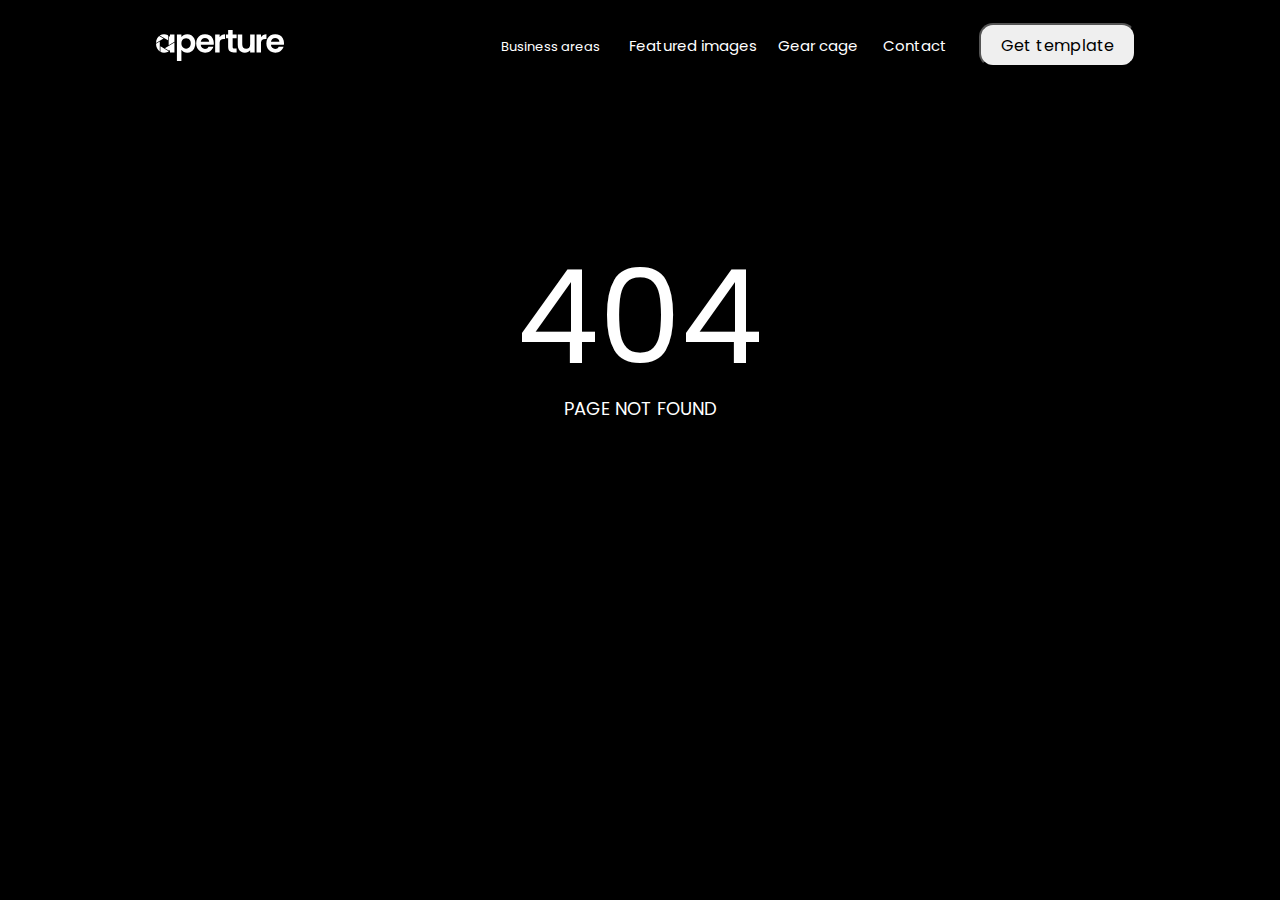
<file: 404/index.html>
<!DOCTYPE html>
<html lang="en">
<head>
    <meta charset="UTF-8">
    <meta name="viewport" content="width=device-width, initial-scale=1.0">

    <link rel="stylesheet" href="./css/index.css">
    
    <link rel="preconnect" href="https://fonts.googleapis.com">
    <link rel="preconnect" href="https://fonts.gstatic.com" crossorigin>
    <link href="https://fonts.googleapis.com/css2?family=Poppins:ital,wght@0,100;0,200;0,300;0,400;0,500;0,600;0,700;0,800;0,900;1,100;1,200;1,300;1,400;1,500;1,600;1,700;1,800;1,900&display=swap" rel="stylesheet">
    <title>404</title>
</head>
<body>
    <header class="header">
        <div class="container">
            <svg width="128" height="31" viewBox="0 0 128 31" fill="none" xmlns="http://www.w3.org/2000/svg">
                <g clip-path="url(#clip0_2_6)">
                    <path fill-rule="evenodd" clip-rule="evenodd" d="M31.2538 4.15451C32.7682 4.15451 34.1385 4.53593 35.3649 5.29065C36.5913 6.05079 37.5618 7.12471 38.2763 8.52055C38.9908 9.91639 39.3481 11.534 39.3481 13.3735C39.3481 15.213 38.9908 16.8415 38.2763 18.2589C37.5618 19.6764 36.5913 20.7747 35.3649 21.5538C34.1385 22.3328 32.7682 22.7224 31.2538 22.7224C29.9528 22.7224 28.8064 22.4519 27.8146 21.9108C26.8228 21.3698 26.0176 20.6881 25.3991 19.8658V31H20.92V4.44666H25.3991V7.04356C25.975 6.22391 26.7695 5.53411 27.7826 4.98227C28.7957 4.43043 29.9528 4.15451 31.2538 4.15451ZM49.074 4.15451C50.759 4.15451 52.268 4.5224 53.601 5.25819C54.9341 5.99398 55.9685 7.03815 56.7044 8.39071C57.4402 9.74326 57.8081 11.296 57.8081 13.0489C57.8081 13.6981 57.7655 14.2824 57.6802 14.8018H44.7229C44.8296 16.1003 45.2775 17.1174 46.0666 17.8532C46.8558 18.589 47.8263 18.9569 48.978 18.9569C50.6417 18.9569 51.8254 18.2319 52.5293 16.7819H57.3602C56.8483 18.5132 55.8672 19.9361 54.4169 21.0506C52.9665 22.1678 51.1855 22.7224 49.074 22.7224C47.3677 22.7224 45.8374 22.3382 44.483 21.57C43.1286 20.8017 42.0728 19.7143 41.3157 18.3076C40.5585 16.901 40.1799 15.2779 40.1799 13.4384C40.1799 11.58 40.5532 9.94614 41.2997 8.53678C42.0462 7.13012 43.0913 6.05079 44.435 5.29065C45.7787 4.53593 47.325 4.15451 49.074 4.15451ZM119.266 4.15451C120.951 4.15451 122.46 4.5224 123.793 5.25819C125.126 5.99398 126.16 7.03815 126.896 8.39071C127.632 9.74326 128 11.296 128 13.0489C128 13.6981 127.957 14.2824 127.872 14.8018H114.915C115.021 16.1003 115.469 17.1174 116.259 17.8532C117.048 18.589 118.018 18.9569 119.17 18.9569C120.834 18.9569 122.017 18.2319 122.721 16.7819H127.552C127.04 18.5132 126.059 19.9361 124.609 21.0506C123.158 22.1678 121.377 22.7224 119.266 22.7224C117.56 22.7224 116.029 22.3382 114.675 21.57C113.32 20.8017 112.265 19.7143 111.508 18.3076C110.75 16.901 110.372 15.2779 110.372 13.4384C110.372 11.58 110.745 9.94614 111.492 8.53678C112.238 7.13012 113.283 6.05079 114.627 5.29065C115.971 4.53593 117.517 4.15451 119.266 4.15451ZM4.42572 16.3326L12.6639 21.1748C12.344 21.4453 11.9708 21.6887 11.5709 21.9052C10.5577 22.4462 9.38465 22.7167 8.05161 22.7167C6.74522 22.7167 5.51882 22.4191 4.42572 21.797V16.3326ZM86.2484 4.44747V14.3482C86.2484 15.7765 86.6003 16.8747 87.3042 17.643C88.008 18.4112 88.9678 18.7954 90.1836 18.7954C91.4206 18.7954 92.3911 18.4112 93.095 17.643C93.7988 16.8747 94.1507 15.7765 94.1507 14.3482V4.44747H98.6618V22.431H94.1507V20.1587C93.5749 20.9378 92.823 21.5492 91.8952 21.9928C90.9674 22.4364 89.9596 22.6583 88.8719 22.6583C87.4855 22.6583 86.2591 22.3607 85.1926 21.7656C84.1262 21.1704 83.2891 20.294 82.6812 19.1362C82.0733 17.9784 81.7694 16.5988 81.7694 14.9974V4.44747H86.2484ZM69.0697 4.18805V8.95986H67.886C66.4783 8.95986 65.4172 9.29529 64.7027 9.96616C63.9881 10.637 63.6309 11.8056 63.6309 13.472V22.4313H59.1518V4.44774H63.6309V7.23941C64.2068 6.28721 64.9586 5.5406 65.8864 4.99958C66.8142 4.45856 67.8753 4.18805 69.0697 4.18805ZM110.436 4.18805V8.95986H109.252C107.844 8.95986 106.783 9.29529 106.069 9.96616C105.354 10.637 104.997 11.8056 104.997 13.472V22.4313H100.518V4.44774H104.997V7.23941C105.573 6.28721 106.325 5.5406 107.252 4.99958C108.18 4.45856 109.241 4.18805 110.436 4.18805ZM76.6524 0V4.4472H80.6195V8.18025H76.6524V16.8799C76.6524 17.4858 76.7963 17.924 77.0843 18.1946C77.3722 18.4651 77.8574 18.6003 78.5399 18.6003H80.6195V22.4308H77.8041C74.0289 22.4308 72.1413 20.5696 72.1413 16.8474V8.18025H70.0298V4.4472H72.1413V0H76.6524ZM18.4494 12.572V22.4186H13.9437V19.7946C13.7304 20.1192 13.4904 20.4168 13.1972 20.6873L8.87809 18.1716L18.4494 12.572ZM3.75919 11.5167V21.3904C2.63943 20.6329 1.73296 19.605 1.06644 18.2524C0.399914 16.9269 0.0533219 15.4121 0 13.7079L3.75919 11.5167ZM30.0701 8.14725C29.2596 8.14725 28.4971 8.35824 27.7826 8.78024C27.0681 9.20224 26.4922 9.81359 26.0549 10.6143C25.6177 11.415 25.3991 12.3564 25.3991 13.4384C25.3991 14.5205 25.6177 15.4646 26.0549 16.2626C26.4922 17.0633 27.0681 17.6746 27.7826 18.0966C28.4971 18.5186 29.2596 18.7296 30.0701 18.7296C30.9019 18.7296 31.6751 18.5132 32.3896 18.0804C33.1041 17.6476 33.68 17.0308 34.1172 16.2301C34.5545 15.4294 34.7731 14.4772 34.7731 13.3735C34.7731 12.2915 34.5545 11.3555 34.1172 10.5656C33.68 9.77572 33.1041 9.17519 32.3896 8.76401C31.6751 8.35283 30.9019 8.14725 30.0701 8.14725ZM18.4488 4.45667V11.7875L12.6634 15.1689V5.70102C13.17 6.07973 13.5965 6.51255 13.9431 6.99947V4.45667H18.4488ZM3.09267 5.9177L7.54505 8.5146L0.0266609 12.9239C0.0533219 11.2738 0.399914 9.81305 1.06644 8.54165C1.59966 7.48666 2.29284 6.62102 3.09267 5.9177ZM48.946 7.88755C47.8369 7.88755 46.9038 8.2284 46.1466 8.91009C45.3895 9.59177 44.9256 10.5386 44.7549 11.7505H53.1691C53.1478 10.5818 52.7319 9.64587 51.9214 8.94255C51.1109 8.23922 50.1191 7.88755 48.946 7.88755ZM119.138 7.88755C118.029 7.88755 117.096 8.2284 116.339 8.91009C115.581 9.59177 115.117 10.5386 114.947 11.7505H123.361C123.34 10.5818 122.924 9.64587 122.113 8.94255C121.303 8.23922 120.311 7.88755 119.138 7.88755ZM8.10439 4.15937C9.41078 4.15937 10.5572 4.42989 11.5703 4.97091C11.7036 5.05206 11.8636 5.13321 11.9969 5.24142V10.3541L3.70534 5.48488C3.78532 5.40372 3.89196 5.34962 3.97195 5.29552C5.19835 4.53809 6.58472 4.15937 8.10439 4.15937Z" fill="white"/>
                </g>
                <defs>
                    <clipPath id="clip0_2_6">
                        <rect width="128" height="31" fill="white"/>
                    </clipPath>
                </defs>
            </svg>
            <a href="../index.html"><img class="burger" src="../pictures/hamburger.png"></a>
            <div class="header__right-side right-side">
                <ul class="right-side__list list">
                    <li class="list__li list__li__first">Business areas</li>
                    <li class="list__li list__li__second">Featured images</li>
                    <li class="list__li ">Gear cage</li>
                    <li class="list__li ">Contact</li>
                </ul>
                <button><a href="../index.html">Get template</a></button>
            </div>
        </div>
    </header>
    
    <section>
        <div class="error">
            <h1>404</h1>
            <p>page not found</p>
        </div>
    </section>
</body>
</html>
</file>
<file: css/style.css>
body {
  font-family: "Poppins", sans-serif;
  margin: 0;
  padding: 0;
  background-color: black;
}

.container {
  max-width: 1168px;
  margin: 0 auto;
}

header div {
  display: flex;
  justify-content: space-between;
}
header > div {
  height: 90px;
  align-items: center;
}
header > div > svg {
  padding-left: 16px;
}
header .burger {
  display: none;
}
header .header__right-side {
  gap: 32px;
  padding-right: 4px;
}
header .header__right-side .right-side__list {
  display: flex;
  list-style: none;
  gap: 34px;
  padding-left: 0px;
}
header .header__right-side .right-side__list .list__li:hover {
  cursor: pointer;
}
header .header__right-side .right-side__list .list__li__second {
  position: relative;
  left: 4px;
}
header .header__right-side .right-side__list .list__li__first {
  padding-right: 24px;
  padding-top: 3px;
}
header .header__right-side li {
  font-weight: 400;
  font-size: 15px;
  color: white;
  margin: 0;
}
header .header__right-side button {
  height: 44px;
  width: 157px;
  border-radius: 14px;
  font-weight: 400;
  font-size: 16px;
  letter-spacing: 0.4px;
  align-self: center;
  font-family: "Poppins", sans-serif;
  transition: 0.3s;
}
header .header__right-side button:hover {
  cursor: pointer;
  background-color: #000;
  color: white;
  transition: 0.3s;
  border: 1px solid #ffffff;
}
header .header__right-side .list__li__first {
  font-size: 13px;
}
header .header__right-side a {
  text-decoration: none;
  color: #000;
}
header .header__right-side a:hover {
  color: white;
}

.aperture-studios {
  background-image: linear-gradient(transparent, rgba(0, 0, 0, 0.4)), url(../pictures/background.png);
  padding-top: 430px;
  padding-bottom: 41px;
  background-size: cover;
}
.aperture-studios > div {
  display: flex;
  flex-direction: column;
  align-items: center;
  justify-content: center;
}
.aperture-studios__text {
  font-weight: 400;
  font-size: 14px;
  color: #C0C0C0;
  margin: 0;
  text-align: center;
  width: 600px;
  padding: 20px 10px 10px;
}
.aperture-studios__text p {
  margin: 0;
}
.aperture-studios__text .text__explanation {
  letter-spacing: 2px;
  text-transform: uppercase;
  position: relative;
  top: 10px;
}
.aperture-studios__text h1 {
  font-weight: 400;
  font-size: 15px;
  color: white;
  margin: 0;
  font-size: 54px;
  padding-bottom: 7px;
}
.aperture-studios__features {
  padding-top: 2px;
  display: flex;
  width: 1168px;
  justify-content: flex-end;
  position: relative;
  left: 96px;
  gap: 18px;
}
.aperture-studios__features > div {
  display: flex;
  vertical-align: top;
}
.aperture-studios__features p {
  font-weight: 400;
  font-size: 15px;
  color: white;
  margin: 0;
  font-size: 12px;
  padding-left: 6px;
  position: relative;
  bottom: 5px;
}

.what-we-do {
  background-color: black;
  padding-top: 100px;
  padding-bottom: 100px;
}
.what-we-do > div {
  display: flex;
  flex-direction: column;
  gap: 42px;
}
.what-we-do h2 {
  font-weight: 400;
  font-size: 15px;
  color: white;
  margin: 0;
  font-size: 40px;
}
.what-we-do__heading {
  display: flex;
  flex-direction: column;
  justify-content: center;
  align-items: center;
}
.what-we-do__heading p {
  font-weight: 400;
  font-size: 14px;
  color: #C0C0C0;
  margin: 0;
  font-size: 23px;
  position: relative;
  top: 3px;
}
.what-we-do__blocks {
  display: flex;
  flex-wrap: wrap;
  height: 1216px;
  justify-content: space-between;
}
.what-we-do__blocks > div {
  width: 576px;
  height: 600px;
}
.what-we-do__blocks .blocks__product {
  background-image: url(../pictures/section2__first_block.png);
  background-size: cover;
  display: flex;
  align-items: flex-end;
}
.what-we-do__blocks .blocks__product p {
  font-weight: 400;
  font-size: 14px;
  color: #C0C0C0;
  margin: 0;
}
.what-we-do__blocks .blocks__product .product__header {
  color: white;
  letter-spacing: 2px;
  text-transform: uppercase;
  padding-bottom: 7px;
}
.what-we-do__blocks .blocks__product .product__paragraph {
  padding-bottom: 15px;
}
.what-we-do__blocks .blocks__product button {
  width: 144px;
  height: 44px;
  border-radius: 14px;
  color: black;
  align-self: center;
  font-weight: 400;
  font-size: 15px;
  letter-spacing: 0.4px;
  display: flex;
  align-items: center;
  padding: 5px 15px 5px 4px;
  justify-content: space-between;
  font-family: "Poppins", sans-serif;
  border: #C0C0C0;
}
.what-we-do__blocks .blocks__product button:hover {
  cursor: pointer;
}
.what-we-do__blocks .blocks__product > div {
  padding: 0 30px 28px 30px;
}
.what-we-do__blocks .blocks__architecture {
  background-image: url(../pictures/section2__second_block.png);
  background-size: cover;
  display: flex;
  align-items: flex-end;
}
.what-we-do__blocks .blocks__architecture p {
  font-weight: 400;
  font-size: 14px;
  color: #C0C0C0;
  margin: 0;
}
.what-we-do__blocks .blocks__architecture .architecture__header {
  color: white;
  letter-spacing: 2px;
  text-transform: uppercase;
  padding-bottom: 7px;
}
.what-we-do__blocks .blocks__architecture .architecture__paragraph {
  padding-bottom: 15px;
}
.what-we-do__blocks .blocks__architecture button {
  width: 144px;
  height: 44px;
  border-radius: 14px;
  color: black;
  align-self: center;
  font-weight: 400;
  font-size: 15px;
  letter-spacing: 0.4px;
  display: flex;
  align-items: center;
  padding: 5px 15px 5px 4px;
  justify-content: space-between;
  font-family: "Poppins", sans-serif;
  border: #C0C0C0;
}
.what-we-do__blocks .blocks__architecture button:hover {
  cursor: pointer;
}
.what-we-do__blocks .blocks__architecture > div {
  padding: 0 32px 28px 30px;
}
.what-we-do__blocks .blocks__drone {
  background-image: url(../pictures/section2__third_block.png);
  background-size: cover;
  display: flex;
  align-items: flex-end;
  margin-top: 16px;
}
.what-we-do__blocks .blocks__drone p {
  font-weight: 400;
  font-size: 14px;
  color: #C0C0C0;
  margin: 0;
}
.what-we-do__blocks .blocks__drone .drone__header {
  color: white;
  letter-spacing: 2px;
  text-transform: uppercase;
  padding-bottom: 7px;
}
.what-we-do__blocks .blocks__drone .drone__paragraph {
  padding-bottom: 15px;
}
.what-we-do__blocks .blocks__drone button {
  width: 144px;
  height: 44px;
  border-radius: 14px;
  color: black;
  align-self: center;
  font-weight: 400;
  font-size: 15px;
  letter-spacing: 0.4px;
  display: flex;
  align-items: center;
  padding: 5px 15px 5px 4px;
  justify-content: space-between;
  font-family: "Poppins", sans-serif;
  border: #C0C0C0;
}
.what-we-do__blocks .blocks__drone button:hover {
  cursor: pointer;
}
.what-we-do__blocks .blocks__drone > div {
  padding: 0 30px 28px 30px;
}
.what-we-do__blocks .blocks__wild-life {
  background-image: url(../pictures/section2__fourth_block.png);
  background-size: cover;
  display: flex;
  align-items: flex-end;
  margin-top: 16px;
}
.what-we-do__blocks .blocks__wild-life p {
  font-weight: 400;
  font-size: 14px;
  color: #C0C0C0;
  margin: 0;
}
.what-we-do__blocks .blocks__wild-life .wild-life__header {
  color: white;
  letter-spacing: 2px;
  text-transform: uppercase;
  padding-bottom: 7px;
}
.what-we-do__blocks .blocks__wild-life .wild-life__paragraph {
  padding-bottom: 15px;
}
.what-we-do__blocks .blocks__wild-life button {
  width: 144px;
  height: 44px;
  border-radius: 14px;
  color: black;
  align-self: center;
  font-weight: 400;
  font-size: 15px;
  letter-spacing: 0.4px;
  display: flex;
  align-items: center;
  padding: 5px 15px 5px 4px;
  justify-content: space-between;
  font-family: "Poppins", sans-serif;
  border: #C0C0C0;
}
.what-we-do__blocks .blocks__wild-life button:hover {
  cursor: pointer;
}
.what-we-do__blocks .blocks__wild-life > div {
  padding: 0 70px 28px 30px;
}

.sunset {
  background-image: url(../pictures/section3.png);
  background-size: cover;
  height: 600px;
}
.sunset > div {
  height: 600px;
}
.sunset__text {
  width: 300px;
  height: 600px;
  display: flex;
  flex-direction: column;
  justify-content: center;
  justify-self: flex-end;
  position: relative;
  left: 84px;
  font-weight: 400;
  font-size: 14px;
  color: #C0C0C0;
  margin: 0;
}
.sunset__text .text__heading {
  color: white;
  letter-spacing: 2px;
  text-transform: uppercase;
  font-weight: 400px;
}
.sunset__text p {
  margin: 0;
}
.sunset__features {
  display: flex;
  width: 1168px;
  justify-content: flex-end;
  position: relative;
  left: 94px;
  top: -56px;
  gap: 18px;
}
.sunset__features > div {
  display: flex;
  vertical-align: top;
}
.sunset__features p {
  font-weight: 400;
  font-size: 15px;
  color: white;
  margin: 0;
  font-size: 12px;
  padding-left: 6px;
  position: relative;
  bottom: 5px;
}

.tools {
  height: 540px;
}
.tools .container {
  height: 540px;
}
.tools .container > div {
  width: 50%;
}
.tools .container > div .tools__text {
  height: 540px;
  width: 514;
  display: flex;
  flex-direction: column;
  justify-content: center;
  position: relative;
  right: 36px;
}
.tools .container > div .tools__text p, .tools .container > div .tools__text h2 {
  font-weight: 400;
  font-size: 14px;
  color: #C0C0C0;
  margin: 0;
}
.tools .container > div .tools__text .text__explanation {
  letter-spacing: 2px;
  text-transform: uppercase;
  padding-top: 21px;
}
.tools .container > div .tools__text .text__paragraph {
  color: white;
  padding-bottom: 15px;
}
.tools .container > div .tools__text button {
  width: 144px;
  height: 44px;
  border-radius: 14px;
  color: black;
  align-self: center;
  font-weight: 400;
  font-size: 15px;
  letter-spacing: 0.4px;
  display: flex;
  align-items: center;
  padding: 5px 15px 5px 4px;
  justify-content: space-between;
  font-family: "Poppins", sans-serif;
  border: #C0C0C0;
  width: 154px;
  padding-right: 13px;
  font-size: 16px;
  align-self: self-start;
}
.tools .container > div .tools__text button:hover {
  cursor: pointer;
}
.tools .container > div .tools__text .text__heading {
  color: white;
  font-size: 28px;
  padding-bottom: 7px;
}
.tools__right-side {
  background-image: url(../pictures/section4.png);
  background-position: center;
  background-size: cover;
  height: 540px;
  position: relative;
  width: 50%;
  bottom: 540px;
  left: 50%;
  align-content: flex-end;
}
.tools__right-side .tools__features {
  display: flex;
  padding-left: 415px;
  padding-bottom: 38px;
  gap: 16px;
}
.tools__right-side .tools__features > div {
  display: flex;
  vertical-align: top;
}
.tools__right-side .tools__features p {
  font-weight: 400;
  font-size: 15px;
  color: white;
  margin: 0;
  font-size: 12px;
  padding-left: 6px;
  position: relative;
  bottom: 5px;
}

.monstera {
  height: 600px;
  background-image: url(../pictures/section5.png);
  background-size: cover;
}
.monstera > div {
  height: 600px;
}
.monstera__text {
  height: 600px;
  display: flex;
  flex-direction: column;
  justify-content: center;
  justify-self: flex-end;
  width: 300px;
  position: relative;
  left: 76px;
  font-weight: 400;
  font-size: 14px;
  color: #C0C0C0;
  margin: 0;
}
.monstera__text > p {
  margin: 0;
  padding-right: 27px;
}
.monstera__text .text__heading {
  text-transform: uppercase;
  letter-spacing: 2px;
  color: white;
}
.monstera__features {
  display: flex;
  gap: 18px;
  position: relative;
  left: 92px;
  bottom: 56.4px;
  justify-self: flex-end;
}
.monstera__features > div {
  display: flex;
  vertical-align: top;
}
.monstera__features p {
  font-weight: 400;
  font-size: 15px;
  color: white;
  margin: 0;
  font-size: 12px;
  padding-left: 6px;
  position: relative;
  bottom: 5px;
}

.past-clients > div {
  padding: 104px 120px 100.6px;
}
.past-clients > div .past-clients__text {
  padding-bottom: 38px;
  font-weight: 400;
  font-size: 14px;
  color: #C0C0C0;
  margin: 0;
}
.past-clients > div .past-clients__text > p {
  margin: 0;
  text-align: center;
}
.past-clients > div .past-clients__text .text__heading {
  color: white;
  font-size: 40px;
  padding-bottom: 3px;
}
.past-clients > div .past-clients__text .text__paragraph {
  font-size: 24px;
}
.past-clients > div .past-clients__clients {
  padding: 0 46px;
  height: 158px;
  display: flex;
  align-items: center;
  justify-content: space-between;
}

.star-fall {
  background-image: url(../pictures/section7.png);
  background-size: cover;
  height: 600px;
}
.star-fall > div {
  height: 600px;
}
.star-fall__text {
  height: 600px;
  display: flex;
  flex-direction: column;
  justify-content: center;
  justify-self: flex-end;
  width: 300px;
  position: relative;
  left: 76px;
  font-weight: 400;
  font-size: 14px;
  color: #C0C0C0;
  margin: 0;
}
.star-fall__text > p {
  margin: 0;
  padding-right: 27px;
}
.star-fall__text .text__heading {
  text-transform: uppercase;
  letter-spacing: 2px;
  color: white;
}
.star-fall__features {
  display: flex;
  gap: 18px;
  position: relative;
  left: 99px;
  bottom: 56.4px;
  justify-self: flex-end;
}
.star-fall__features > div {
  display: flex;
  vertical-align: top;
}
.star-fall__features p {
  font-weight: 400;
  font-size: 15px;
  color: white;
  margin: 0;
  font-size: 12px;
  padding-left: 6px;
  position: relative;
  bottom: 5px;
}

.need-help > div > div {
  text-align: center;
  padding: 113.6px 284px 108px;
  display: flex;
  flex-direction: column;
  justify-content: center;
}
.need-help > div > div p {
  font-weight: 400;
  font-size: 14px;
  color: #C0C0C0;
  margin: 0;
}
.need-help > div > div .need-help__heading {
  font-size: 40px;
  line-height: 42px;
  color: white;
  padding-bottom: 11px;
}
.need-help > div > div .need-help__text {
  font-size: 24px;
  padding-bottom: 18px;
}
.need-help > div > div button {
  width: 144px;
  height: 44px;
  border-radius: 14px;
  color: black;
  align-self: center;
  font-weight: 400;
  font-size: 15px;
  letter-spacing: 0.4px;
  display: flex;
  align-items: center;
  padding: 5px 15px 5px 4px;
  justify-content: space-between;
  font-family: "Poppins", sans-serif;
  border: #C0C0C0;
  width: 156px;
  height: 44px;
  padding-right: 10px;
  font-size: 16px;
}
.need-help > div > div button:hover {
  cursor: pointer;
}

footer > div > div {
  padding: 90px 0;
}
footer > div > div .footer__aperture {
  height: 200px;
  padding-bottom: 36px;
  display: flex;
  justify-content: space-between;
  border-bottom: 2px solid white;
}
footer > div > div .footer__aperture .aperture__text {
  width: 440px;
}
footer > div > div .footer__aperture .aperture__text > p {
  padding-top: 20px;
  font-weight: 400;
  font-size: 14px;
  color: #C0C0C0;
  margin: 0;
  font-size: 13px;
}
footer > div > div .footer__aperture ul {
  list-style: none;
  font-weight: 400;
  font-size: 14px;
  color: #C0C0C0;
  margin: 0;
  padding-left: 0;
  color: white;
}
footer > div > div .footer__aperture ul li {
  padding-bottom: 10px;
  line-height: 20px;
}
footer > div > div .footer__aperture ul .list__item__first {
  font-weight: 400;
  font-size: 14px;
  color: #C0C0C0;
  margin: 0;
  letter-spacing: 2px;
  text-transform: uppercase;
}
footer > div > div .footer__aperture ul .list__item__smaller {
  font-size: 13px;
}
footer > div > div .footer__aperture ul a {
  text-decoration: none;
  color: white;
}
footer > div > div .footer__aperture .aperture__lists__first, footer > div > div .footer__aperture .aperture__lists__third {
  width: 220.8px;
}
footer > div > div .footer__aperture .aperture__lists {
  display: flex;
}
footer > div > div .footer__aperture .aperture__lists__first {
  padding-right: 16px;
}
footer > div > div .footer__subscribe > div {
  display: flex;
  padding: 36px 0;
  justify-content: space-between;
  border-bottom: 2px solid white;
  align-items: center;
}
footer > div > div .footer__subscribe > div .subscribe__text {
  font-weight: 400;
  font-size: 14px;
  color: #C0C0C0;
  margin: 0;
  font-size: 13px;
}
footer > div > div .footer__subscribe > div .subscribe__text p {
  margin: 0;
}
footer > div > div .footer__subscribe > div .subscribe__text .text__heading {
  text-transform: uppercase;
  color: white;
  letter-spacing: 2px;
  font-size: 14px;
  padding-bottom: 20px;
}
footer > div > div .footer__subscribe > div .subscribe__form {
  width: 459px;
  position: relative;
}
footer > div > div .footer__subscribe > div .subscribe__form form {
  margin: 0;
}
footer > div > div .footer__subscribe > div .subscribe__form input {
  width: 100%;
  height: 52px;
  background: #F9FAFB;
  border: 1px solid #E5E7EB;
  border-radius: 12px;
}
footer > div > div .footer__subscribe > div .subscribe__form .submit {
  width: 63px;
  height: 30px;
  background: #000;
  position: absolute;
  right: 6px;
  top: 50%;
  margin-top: -15px;
  border-radius: 11px;
}
footer > div > div .footer__socials {
  display: flex;
  justify-content: space-between;
  padding-top: 56px;
}
footer > div > div .footer__socials > div {
  display: flex;
}
footer > div > div .footer__socials > div p {
  font-weight: 400;
  font-size: 14px;
  color: #C0C0C0;
  margin: 0;
}
footer > div > div .footer__socials .socials__icons {
  gap: 22px;
  padding-right: 8px;
}
footer > div > div .footer__socials span {
  font-size: 13px;
}

@media (max-width: 1400px) {
  .container {
    max-width: 1000px;
  }
  .header__right-side {
    gap: 25px;
  }
  .header__right-side .right-side__list {
    gap: 25px !important;
  }
  .header__right-side .right-side__list .list__li__first {
    padding-right: 0 !important;
  }
  .aperture-studios {
    padding-top: 350px;
  }
  .aperture-studios__text {
    padding-bottom: 25px;
  }
  .aperture-studios__features {
    width: 950px;
  }
  .what-we-do__blocks {
    height: 1040px;
  }
  .what-we-do__blocks > div {
    width: 492px;
    height: 512px;
  }
  .sunset__text {
    left: 70px;
  }
  .sunset__features {
    width: 950px;
  }
  .tools__features {
    padding-left: 300px !important;
  }
  .monstera__text {
    left: 55px;
  }
  .monstera__features {
    left: 82px;
  }
  .star-fall__features {
    left: 80px;
  }
  .need-help__heading {
    font-size: 30px !important;
    line-height: 32px !important;
    padding-bottom: 8px !important;
  }
  .need-help__text {
    font-size: 20px !important;
    padding-bottom: 14px !important;
  }
}
@media (max-width: 1200px) {
  .container {
    max-width: 832px;
  }
  header > div {
    height: 80px;
  }
  header > div > svg {
    padding-left: 0px;
    width: 107px;
    height: 25.8px;
  }
  header .header__right-side {
    padding-right: 0;
  }
  header .header__right-side .list__li__first {
    padding-right: 3px !important;
  }
  header .header__right-side li {
    font-size: 13px;
  }
  header .header__right-side .list__li__first {
    font-size: 11px;
  }
  header .header__right-side button {
    height: 41.2px;
    width: 142px;
    border-radius: 12px;
    font-size: 14px;
  }
  .aperture-studios {
    padding-top: 250px;
  }
  .aperture-studios__text {
    padding-bottom: 35px;
  }
  .aperture-studios__text h1 {
    font-weight: 400;
    font-size: 15px;
    color: white;
    margin: 0;
    font-size: 50px;
    padding-bottom: 4px;
  }
  .aperture-studios__features {
    width: 690px;
  }
  .what-we-do {
    padding-top: 70px;
    padding-bottom: 100px;
  }
  .what-we-do > div {
    gap: 35px;
  }
  .what-we-do__heading p {
    top: 0;
  }
  .what-we-do__blocks {
    height: 866px;
  }
  .what-we-do__blocks > div {
    width: 408px;
    height: 425px;
  }
  .what-we-do__blocks .blocks__product p, .what-we-do__blocks .blocks__architecture p, .what-we-do__blocks .blocks__drone p, .what-we-do__blocks .blocks__wild-life p {
    font-size: 11px;
  }
  .what-we-do__blocks .blocks__product .product__header, .what-we-do__blocks .blocks__product .architecture__header, .what-we-do__blocks .blocks__product .drone__header, .what-we-do__blocks .blocks__product .wild-life__header, .what-we-do__blocks .blocks__architecture .product__header, .what-we-do__blocks .blocks__architecture .architecture__header, .what-we-do__blocks .blocks__architecture .drone__header, .what-we-do__blocks .blocks__architecture .wild-life__header, .what-we-do__blocks .blocks__drone .product__header, .what-we-do__blocks .blocks__drone .architecture__header, .what-we-do__blocks .blocks__drone .drone__header, .what-we-do__blocks .blocks__drone .wild-life__header, .what-we-do__blocks .blocks__wild-life .product__header, .what-we-do__blocks .blocks__wild-life .architecture__header, .what-we-do__blocks .blocks__wild-life .drone__header, .what-we-do__blocks .blocks__wild-life .wild-life__header {
    padding-bottom: 5px;
  }
  .what-we-do__blocks .blocks__product .product__paragraph, .what-we-do__blocks .blocks__architecture .product__paragraph, .what-we-do__blocks .blocks__drone .product__paragraph, .what-we-do__blocks .blocks__wild-life .product__paragraph {
    padding-bottom: 12px;
  }
  .what-we-do__blocks .blocks__product button, .what-we-do__blocks .blocks__architecture button, .what-we-do__blocks .blocks__drone button, .what-we-do__blocks .blocks__wild-life button {
    width: 120px;
    height: 36.7px;
    font-size: 12px;
    padding-right: 12px;
    letter-spacing: 0;
  }
  .what-we-do__blocks .blocks__product button svg, .what-we-do__blocks .blocks__architecture button svg, .what-we-do__blocks .blocks__drone button svg, .what-we-do__blocks .blocks__wild-life button svg {
    width: 28px;
    height: 28px;
  }
  .what-we-do__blocks .blocks__product > div, .what-we-do__blocks .blocks__architecture > div, .what-we-do__blocks .blocks__drone > div, .what-we-do__blocks .blocks__wild-life > div {
    padding: 0 30px 15px 15px;
  }
  .sunset {
    height: 450px;
  }
  .sunset > div {
    height: 450px;
  }
  .sunset__text {
    left: 20px;
    width: 250px;
    height: 450px;
    font-size: 12px;
  }
  .sunset__text .text__heading {
    font-size: 13px;
    padding-bottom: 3px;
  }
  .sunset__features {
    width: 750px;
    top: -70px;
    gap: 14px;
  }
  .sunset__features p {
    font-size: 11px;
    padding-left: 6px;
    bottom: 4px;
  }
  .sunset__features .features__timing svg, .sunset__features .features__diaphragm svg {
    width: 13px;
    height: 13px;
  }
  .sunset__features .features__iso svg {
    width: 26px;
    height: 13px;
  }
  .sunset__features .features__place svg {
    width: 8.1px;
    height: 13px;
  }
  .tools {
    height: 480px;
  }
  .tools .container {
    height: 480px;
  }
  .tools .container .tools__text {
    height: 480px !important;
    width: 380px !important;
    right: 15px !important;
  }
  .tools .container .tools__text p, .tools .container .tools__text h2 {
    font-size: 12px !important;
  }
  .tools .container .tools__text .text__explanation {
    letter-spacing: 1px !important;
    padding-top: 0 !important;
  }
  .tools .container .tools__text .text__paragraph {
    padding-bottom: 12px !important;
    font-size: 11px !important;
  }
  .tools .container .tools__text button {
    width: 144px;
    height: 44px;
    border-radius: 14px;
    color: black;
    align-self: center;
    font-weight: 400;
    font-size: 15px;
    letter-spacing: 0.4px;
    display: flex;
    align-items: center;
    padding: 5px 15px 5px 4px;
    justify-content: space-between;
    font-family: "Poppins", sans-serif;
    border: #C0C0C0;
    width: 150px !important;
    height: 42.4px !important;
    padding-right: 10px !important;
    font-size: 15px !important;
  }
  .tools .container .tools__text .text__heading {
    font-size: 24px !important;
    padding-bottom: 5px !important;
  }
  .tools__right-side {
    height: 480px;
    bottom: 480px;
  }
  .tools__right-side .tools__features {
    padding-left: 230px !important;
    padding-bottom: 25px;
    gap: 14px;
  }
  .tools__right-side .tools__features p {
    font-size: 11px;
    padding-left: 6px;
    bottom: 4px;
  }
  .tools__right-side .tools__features .features__timing svg, .tools__right-side .tools__features .features__diaphragm svg {
    width: 13px;
    height: 13px;
  }
  .tools__right-side .tools__features .features__iso svg {
    width: 26px;
    height: 13px;
  }
  .tools__right-side .tools__features .features__place svg {
    width: 8.1px;
    height: 13px;
  }
  .monstera {
    height: 450px;
  }
  .monstera > div {
    height: 450px;
  }
  .monstera__text {
    left: 45px;
    height: 450px;
  }
  .monstera__features {
    left: 45px;
    gap: 14px;
    bottom: 38px;
  }
  .monstera__features p {
    font-size: 11px;
    padding-left: 6px;
    bottom: 4px;
  }
  .monstera__features .features__timing svg, .monstera__features .features__diaphragm svg {
    width: 13px;
    height: 13px;
  }
  .monstera__features .features__iso svg {
    width: 26px;
    height: 13px;
  }
  .monstera__features .features__place svg {
    width: 8.1px;
    height: 13px;
  }
  .past-clients > div {
    padding: 80px 0 80px;
  }
  .past-clients > div .past-clients__text {
    padding-bottom: 30px;
  }
  .past-clients > div .past-clients__text .text__heading {
    font-size: 35px;
    padding-bottom: 0;
  }
  .past-clients > div .past-clients__text .text__paragraph {
    font-size: 20px;
  }
  .past-clients > div .past-clients__clients {
    padding: 0 30px;
    height: 130px;
  }
  .past-clients > div .past-clients__clients .past-clients__first img {
    width: 110px;
    height: 25.8px;
  }
  .past-clients > div .past-clients__clients .past-clients__second img {
    width: 110px;
    height: 67px;
  }
  .past-clients > div .past-clients__clients .past-clients__third img {
    width: 110px;
    height: 17.2px;
  }
  .past-clients > div .past-clients__clients .past-clients__fourth img {
    width: 110px;
    height: 30.9px;
  }
  .past-clients > div .past-clients__clients .past-clients__fifth img {
    width: 110px;
    height: 27.5px;
  }
  .star-fall {
    height: 450px;
  }
  .star-fall > div {
    height: 450px;
  }
  .star-fall__text {
    height: 450px;
    left: 50px;
  }
  .star-fall__text .text__heading {
    letter-spacing: 1px;
  }
  .star-fall__features {
    bottom: 48px;
    left: 40px;
    gap: 14px;
  }
  .star-fall__features p {
    font-size: 11px;
    padding-left: 6px;
    bottom: 4px;
  }
  .star-fall__features .features__timing svg, .star-fall__features .features__diaphragm svg {
    width: 13px;
    height: 13px;
  }
  .star-fall__features .features__iso svg {
    width: 26px;
    height: 13px;
  }
  .star-fall__features .features__place svg {
    width: 8.1px;
    height: 13px;
  }
  .need-help > div > div {
    padding: 85px 200px 80px;
  }
  .need-help > div > div .need-help__heading {
    font-size: 28px !important;
    line-height: 34px !important;
    padding-bottom: 8px !important;
  }
  .need-help > div > div .need-help__text {
    font-size: 20px !important;
    padding-bottom: 14px !important;
  }
  .need-help > div > div button {
    width: 140px;
    height: 39.5px;
    padding-right: 8px;
    font-size: 14px;
  }
  footer > div > div {
    padding: 50px 0;
  }
  footer > div > div .footer__aperture {
    height: 170px;
    padding-bottom: 20px;
  }
  footer > div > div .footer__aperture .aperture__text {
    width: 350px;
  }
  footer > div > div .footer__aperture .aperture__text > svg {
    width: 107px;
    height: 25.8px;
  }
  footer > div > div .footer__aperture .aperture__text > p {
    padding-top: 10px;
    font-size: 12px;
  }
  footer > div > div .footer__aperture ul {
    font-size: 12px;
  }
  footer > div > div .footer__aperture ul li {
    padding-bottom: 5px;
    line-height: auto;
  }
  footer > div > div .footer__aperture ul .list__item__first {
    letter-spacing: 1px;
    font-size: 12px;
  }
  footer > div > div .footer__aperture ul .list__item__smaller {
    font-size: 12px;
  }
  footer > div > div .footer__aperture .aperture__lists__first, footer > div > div .footer__aperture .aperture__lists__third {
    width: 200px;
  }
  footer > div > div .footer__subscribe > div {
    padding: 25px 0;
  }
  footer > div > div .footer__subscribe > div .subscribe__text {
    font-size: 12px;
  }
  footer > div > div .footer__subscribe > div .subscribe__text .text__heading {
    letter-spacing: 1px;
    font-size: 13px;
    padding-bottom: 10px;
  }
  footer > div > div .footer__subscribe > div .subscribe__form {
    width: 370px;
  }
  footer > div > div .footer__subscribe > div .subscribe__form input {
    height: 50px;
  }
  footer > div > div .footer__subscribe > div .subscribe__form .submit {
    width: 58px;
    height: 27px;
    right: 6px;
    top: 50%;
    margin-top: -15px;
    border-radius: 11px;
  }
  footer > div > div .footer__socials {
    padding-top: 40px;
  }
  footer > div > div .footer__socials > div p {
    font-size: 12px;
  }
  footer > div > div .footer__socials .socials__icons {
    gap: 18px;
    padding-right: 0;
  }
  footer > div > div .footer__socials .socials__icons__first {
    width: 20px;
    height: 16.7px;
  }
  footer > div > div .footer__socials .socials__icons__second {
    width: 20px;
    height: 20px;
  }
  footer > div > div .footer__socials .socials__icons__third {
    width: 10px;
    height: 20px;
  }
  footer > div > div .footer__socials span {
    font-size: 12px;
  }
}
@media (max-width: 960px) {
  .container {
    max-width: 605px;
  }
  header > div {
    height: 60px;
  }
  header > div > svg {
    width: 80px;
    height: 19.4px;
  }
  header .header__right-side {
    gap: 15px;
  }
  header .header__right-side .list__li__first {
    padding-top: 0 !important;
  }
  header .header__right-side li {
    font-size: 10px;
  }
  header .header__right-side .right-side__list {
    gap: 15px !important;
  }
  header .header__right-side .list__li__first {
    font-size: 10px;
  }
  header .header__right-side button {
    height: 28px;
    width: 100px;
    font-size: 11px;
  }
  .aperture-studios {
    padding-top: 240px;
    padding-bottom: 0;
  }
  .aperture-studios__text {
    font-size: 10px;
    padding: 0 0 35px;
  }
  .aperture-studios__text .text__explanation {
    top: 4px;
  }
  .aperture-studios__text h1 {
    font-size: 25px;
    padding-bottom: 0;
  }
  .aperture-studios__text p {
    padding: 0 105px;
  }
  .aperture-studios__features {
    width: 500px;
    gap: 11px;
  }
  .aperture-studios__features p {
    font-size: 9px;
    padding-left: 6px;
    bottom: 2px;
  }
  .aperture-studios__features .features__timing svg, .aperture-studios__features .features__diaphragm svg {
    width: 10px;
    height: 10px;
  }
  .aperture-studios__features .features__iso svg {
    width: 20px;
    height: 10px;
  }
  .aperture-studios__features .features__place svg {
    width: 6.3px;
    height: 10px;
  }
  .what-we-do {
    padding-bottom: 50px;
  }
  .what-we-do > div {
    gap: 30px;
  }
  .what-we-do__heading h2 {
    font-size: 27px;
  }
  .what-we-do__heading p {
    font-size: 17px;
  }
  .what-we-do__blocks {
    height: 648px;
  }
  .what-we-do__blocks > div {
    width: 294px;
    height: 315px;
  }
  .what-we-do__blocks .blocks__product p, .what-we-do__blocks .blocks__architecture p, .what-we-do__blocks .blocks__drone p, .what-we-do__blocks .blocks__wild-life p {
    font-size: 8px;
  }
  .what-we-do__blocks .blocks__product .product__header, .what-we-do__blocks .blocks__product .architecture__header, .what-we-do__blocks .blocks__product .drone__header, .what-we-do__blocks .blocks__product .wild-life__header, .what-we-do__blocks .blocks__architecture .product__header, .what-we-do__blocks .blocks__architecture .architecture__header, .what-we-do__blocks .blocks__architecture .drone__header, .what-we-do__blocks .blocks__architecture .wild-life__header, .what-we-do__blocks .blocks__drone .product__header, .what-we-do__blocks .blocks__drone .architecture__header, .what-we-do__blocks .blocks__drone .drone__header, .what-we-do__blocks .blocks__drone .wild-life__header, .what-we-do__blocks .blocks__wild-life .product__header, .what-we-do__blocks .blocks__wild-life .architecture__header, .what-we-do__blocks .blocks__wild-life .drone__header, .what-we-do__blocks .blocks__wild-life .wild-life__header {
    padding-bottom: 2px;
    letter-spacing: 1px;
  }
  .what-we-do__blocks .blocks__product .product__paragraph, .what-we-do__blocks .blocks__product .architecture__paragraph, .what-we-do__blocks .blocks__product .drone__paragraph, .what-we-do__blocks .blocks__product .wild-life__paragraph, .what-we-do__blocks .blocks__architecture .product__paragraph, .what-we-do__blocks .blocks__architecture .architecture__paragraph, .what-we-do__blocks .blocks__architecture .drone__paragraph, .what-we-do__blocks .blocks__architecture .wild-life__paragraph, .what-we-do__blocks .blocks__drone .product__paragraph, .what-we-do__blocks .blocks__drone .architecture__paragraph, .what-we-do__blocks .blocks__drone .drone__paragraph, .what-we-do__blocks .blocks__drone .wild-life__paragraph, .what-we-do__blocks .blocks__wild-life .product__paragraph, .what-we-do__blocks .blocks__wild-life .architecture__paragraph, .what-we-do__blocks .blocks__wild-life .drone__paragraph, .what-we-do__blocks .blocks__wild-life .wild-life__paragraph {
    padding-bottom: 10;
  }
  .what-we-do__blocks .blocks__product button, .what-we-do__blocks .blocks__architecture button, .what-we-do__blocks .blocks__drone button, .what-we-do__blocks .blocks__wild-life button {
    width: 85px;
    height: 25px;
    font-size: 9px;
    padding-right: 7px;
    border-radius: 9px;
  }
  .what-we-do__blocks .blocks__product button svg, .what-we-do__blocks .blocks__architecture button svg, .what-we-do__blocks .blocks__drone button svg, .what-we-do__blocks .blocks__wild-life button svg {
    width: 18px;
    height: 18px;
  }
  .what-we-do__blocks .blocks__product > div, .what-we-do__blocks .blocks__architecture > div, .what-we-do__blocks .blocks__drone > div, .what-we-do__blocks .blocks__wild-life > div {
    padding: 0 30px 15px 15px;
  }
  .sunset {
    height: 350px;
  }
  .sunset > div {
    height: 350px;
  }
  .sunset__text {
    left: 32px;
    width: 170px;
    height: 350px;
    font-size: 10px;
  }
  .sunset__text .text__heading {
    font-size: 11px;
    padding-bottom: 2px;
  }
  .sunset__features {
    width: 580px;
    top: -35px;
    gap: 11px;
  }
  .sunset__features p {
    font-size: 9px;
    padding-left: 6px;
    bottom: 2px;
  }
  .sunset__features .features__timing svg, .sunset__features .features__diaphragm svg {
    width: 10px;
    height: 10px;
  }
  .sunset__features .features__iso svg {
    width: 20px;
    height: 10px;
  }
  .sunset__features .features__place svg {
    width: 6.3px;
    height: 10px;
  }
  .tools {
    height: 400px;
  }
  .tools .container {
    height: 400px;
  }
  .tools .container .tools__text {
    height: 400px !important;
    width: 280px !important;
    right: 15px !important;
  }
  .tools .container .tools__text p, .tools .container .tools__text h2 {
    font-size: 9px !important;
  }
  .tools .container .tools__text .text__explanation {
    letter-spacing: 1px !important;
  }
  .tools .container .tools__text .text__paragraph {
    padding-bottom: 12px !important;
    font-size: 9px !important;
  }
  .tools .container .tools__text button {
    width: 105px !important;
    height: 29px !important;
    padding-right: 11px !important;
    font-size: 10px !important;
  }
  .tools .container .tools__text button svg {
    width: 24px;
    height: 24px;
  }
  .tools .container .tools__text .text__heading {
    font-size: 19px !important;
    padding-bottom: 4px !important;
  }
  .tools__right-side {
    height: 400px;
    bottom: 400px;
  }
  .tools__right-side .tools__features {
    padding-left: 175px !important;
    padding-bottom: 25px;
    gap: 11px;
  }
  .tools__right-side .tools__features p {
    font-size: 9px;
    padding-left: 6px;
    bottom: 2px;
  }
  .tools__right-side .tools__features .features__timing svg, .tools__right-side .tools__features .features__diaphragm svg {
    width: 10px;
    height: 10px;
  }
  .tools__right-side .tools__features .features__iso svg {
    width: 20px;
    height: 10px;
  }
  .tools__right-side .tools__features .features__place svg {
    width: 6.3px;
    height: 10px;
  }
  .monstera {
    height: 400px;
  }
  .monstera > div {
    height: 400px;
  }
  .monstera__text {
    left: 5px;
    width: 200px;
    height: 400px;
  }
  .monstera__text .text__heading {
    letter-spacing: 1px;
  }
  .monstera__text p {
    font-size: 10px;
  }
  .monstera__features {
    left: 48px;
    bottom: 30px;
    gap: 11px;
  }
  .monstera__features p {
    font-size: 9px;
    padding-left: 6px;
    bottom: 2px;
  }
  .monstera__features .features__timing svg, .monstera__features .features__diaphragm svg {
    width: 10px;
    height: 10px;
  }
  .monstera__features .features__iso svg {
    width: 20px;
    height: 10px;
  }
  .monstera__features .features__place svg {
    width: 6.3px;
    height: 10px;
  }
  .past-clients > div {
    padding: 48px 0;
  }
  .past-clients > div .past-clients__text {
    padding-bottom: 20px;
  }
  .past-clients > div .past-clients__text .text__heading {
    font-size: 20px;
  }
  .past-clients > div .past-clients__text .text__paragraph {
    font-size: 12px;
  }
  .past-clients > div .past-clients__clients {
    padding: 0;
    height: 100px;
  }
  .past-clients > div .past-clients__clients .past-clients__first img {
    width: 80px;
    height: 18.8px;
  }
  .past-clients > div .past-clients__clients .past-clients__second img {
    width: 80px;
    height: 48.7px;
  }
  .past-clients > div .past-clients__clients .past-clients__third img {
    width: 80px;
    height: 12.5px;
  }
  .past-clients > div .past-clients__clients .past-clients__fourth img {
    width: 80px;
    height: 22.5px;
  }
  .past-clients > div .past-clients__clients .past-clients__fifth img {
    width: 80px;
    height: 20px;
  }
  .star-fall {
    height: 330px;
  }
  .star-fall > div {
    height: 330px;
  }
  .star-fall__text {
    height: 330px;
    left: 30px;
    width: 200px;
    font-size: 9px;
  }
  .star-fall__text > p {
    padding-right: 27px;
  }
  .star-fall__text .text__heading {
    letter-spacing: 1px;
  }
  .star-fall__features {
    bottom: 48px;
    left: 40px;
    gap: 11px;
  }
  .star-fall__features p {
    font-size: 9px;
    padding-left: 6px;
    bottom: 2px;
  }
  .star-fall__features .features__timing svg, .star-fall__features .features__diaphragm svg {
    width: 10px;
    height: 10px;
  }
  .star-fall__features .features__iso svg {
    width: 20px;
    height: 10px;
  }
  .star-fall__features .features__place svg {
    width: 6.3px;
    height: 10px;
  }
  .need-help > div > div {
    padding: 50px 80px;
  }
  .need-help > div > div .need-help__heading {
    font-size: 18px !important;
    line-height: 18px !important;
    padding-bottom: 5px !important;
  }
  .need-help > div > div .need-help__text {
    font-size: 13px !important;
    padding-bottom: 9px !important;
  }
  .need-help > div > div button {
    width: 115px;
    height: 32px;
    padding-right: 7px;
    font-size: 12px;
    border-radius: 11px;
    letter-spacing: 0;
  }
  .need-help > div > div button svg {
    width: 25px;
    height: 25px;
  }
  footer > div > div {
    padding: 30px 0;
  }
  footer > div > div .footer__aperture {
    height: 130px;
    padding-bottom: 0;
  }
  footer > div > div .footer__aperture .aperture__text {
    width: 290px;
  }
  footer > div > div .footer__aperture .aperture__text > svg {
    width: 80px;
    height: 19.4px;
  }
  footer > div > div .footer__aperture .aperture__text > p {
    padding-top: 7px;
    font-size: 9px;
  }
  footer > div > div .footer__aperture ul {
    font-size: 9px;
  }
  footer > div > div .footer__aperture ul li {
    padding-bottom: 2px;
    line-height: 14px;
  }
  footer > div > div .footer__aperture ul .list__item__first {
    font-size: 9px;
  }
  footer > div > div .footer__aperture ul .list__item__smaller {
    font-size: 9px;
  }
  footer > div > div .footer__aperture .aperture__lists__first, footer > div > div .footer__aperture .aperture__lists__third {
    width: 110px;
  }
  footer > div > div .footer__subscribe > div {
    padding: 17px 0;
  }
  footer > div > div .footer__subscribe > div .subscribe__text {
    font-size: 9px;
  }
  footer > div > div .footer__subscribe > div .subscribe__text .text__heading {
    letter-spacing: 1px;
    font-size: 10px;
    padding-bottom: 8px;
  }
  footer > div > div .footer__subscribe > div .subscribe__form {
    width: 270px;
  }
  footer > div > div .footer__subscribe > div .subscribe__form input {
    height: 30px;
  }
  footer > div > div .footer__subscribe > div .subscribe__form .submit {
    width: 39px;
    height: 19px;
    right: 6px;
    top: 68%;
    margin-top: -15px;
    border-radius: 11px;
  }
  footer > div > div .footer__socials {
    padding-top: 28px;
  }
  footer > div > div .footer__socials > div p {
    font-size: 9px;
  }
  footer > div > div .footer__socials .socials__icons {
    gap: 12px;
  }
  footer > div > div .footer__socials .socials__icons__first svg {
    width: 17px;
    height: 14.2px;
  }
  footer > div > div .footer__socials .socials__icons__second svg {
    width: 17px;
    height: 17px;
  }
  footer > div > div .footer__socials .socials__icons__third svg {
    width: 8.5px;
    height: 17px;
  }
  footer > div > div .footer__socials span {
    font-size: 9px;
  }
}
@media (max-width: 768px) {
  .container {
    max-width: 468px;
  }
  header > div {
    height: 45px;
  }
  header > div > svg {
    width: 75px;
    height: 18.2px;
    padding-left: 25px;
  }
  header .burger {
    width: 21px;
    height: 21px;
    display: block;
    padding-right: 25px;
  }
  header .header__right-side {
    display: none;
  }
  .aperture-studios {
    padding-top: 157px;
  }
  .aperture-studios__text {
    font-size: 8px;
    padding: 0 0 20px;
    width: 468px;
  }
  .aperture-studios__text .text__explanation {
    top: 4px;
  }
  .aperture-studios__text h1 {
    font-size: 15px;
  }
  .aperture-studios__text p {
    padding: 0 70px;
  }
  .aperture-studios__features {
    width: 320px;
    gap: 8px;
  }
  .aperture-studios__features p {
    font-size: 6px;
    padding-left: 4px;
    bottom: 2px;
  }
  .aperture-studios__features .features__timing svg, .aperture-studios__features .features__diaphragm svg {
    width: 8px;
    height: 8px;
  }
  .aperture-studios__features .features__iso svg {
    width: 16px;
    height: 8px;
  }
  .aperture-studios__features .features__place svg {
    width: 5px;
    height: 8px;
  }
  .what-we-do {
    padding-bottom: 30px;
  }
  .what-we-do > div {
    gap: 20px;
  }
  .what-we-do__heading h2 {
    font-size: 19px;
  }
  .what-we-do__heading p {
    font-size: 12px;
  }
  .what-we-do__blocks {
    height: 544px;
  }
  .what-we-do__blocks > div {
    width: 230px;
    height: 268px;
  }
  .what-we-do__blocks .blocks__drone, .what-we-do__blocks .blocks__wild-life {
    margin-top: 8px;
  }
  .what-we-do__blocks .blocks__product p, .what-we-do__blocks .blocks__architecture p, .what-we-do__blocks .blocks__drone p, .what-we-do__blocks .blocks__wild-life p {
    font-size: 6px;
  }
  .what-we-do__blocks .blocks__product .product__header, .what-we-do__blocks .blocks__product .architecture__header, .what-we-do__blocks .blocks__product .drone__header, .what-we-do__blocks .blocks__product .wild-life__header, .what-we-do__blocks .blocks__architecture .product__header, .what-we-do__blocks .blocks__architecture .architecture__header, .what-we-do__blocks .blocks__architecture .drone__header, .what-we-do__blocks .blocks__architecture .wild-life__header, .what-we-do__blocks .blocks__drone .product__header, .what-we-do__blocks .blocks__drone .architecture__header, .what-we-do__blocks .blocks__drone .drone__header, .what-we-do__blocks .blocks__drone .wild-life__header, .what-we-do__blocks .blocks__wild-life .product__header, .what-we-do__blocks .blocks__wild-life .architecture__header, .what-we-do__blocks .blocks__wild-life .drone__header, .what-we-do__blocks .blocks__wild-life .wild-life__header {
    padding-bottom: 2px;
    letter-spacing: 1px;
  }
  .what-we-do__blocks .blocks__product .product__paragraph, .what-we-do__blocks .blocks__product .architecture__paragraph, .what-we-do__blocks .blocks__product .drone__paragraph, .what-we-do__blocks .blocks__product .wild-life__paragraph, .what-we-do__blocks .blocks__architecture .product__paragraph, .what-we-do__blocks .blocks__architecture .architecture__paragraph, .what-we-do__blocks .blocks__architecture .drone__paragraph, .what-we-do__blocks .blocks__architecture .wild-life__paragraph, .what-we-do__blocks .blocks__drone .product__paragraph, .what-we-do__blocks .blocks__drone .architecture__paragraph, .what-we-do__blocks .blocks__drone .drone__paragraph, .what-we-do__blocks .blocks__drone .wild-life__paragraph, .what-we-do__blocks .blocks__wild-life .product__paragraph, .what-we-do__blocks .blocks__wild-life .architecture__paragraph, .what-we-do__blocks .blocks__wild-life .drone__paragraph, .what-we-do__blocks .blocks__wild-life .wild-life__paragraph {
    padding-bottom: 10;
  }
  .what-we-do__blocks .blocks__product button, .what-we-do__blocks .blocks__architecture button, .what-we-do__blocks .blocks__drone button, .what-we-do__blocks .blocks__wild-life button {
    width: 65px;
    height: 16px;
    font-size: 7px;
    padding-right: 5px;
    border-radius: 7px;
    padding-bottom: 4px;
  }
  .what-we-do__blocks .blocks__product button svg, .what-we-do__blocks .blocks__architecture button svg, .what-we-do__blocks .blocks__drone button svg, .what-we-do__blocks .blocks__wild-life button svg {
    width: 12px;
    height: 12px;
  }
  .what-we-do__blocks .blocks__product > div, .what-we-do__blocks .blocks__architecture > div, .what-we-do__blocks .blocks__drone > div, .what-we-do__blocks .blocks__wild-life > div {
    padding: 0 30px 15px 15px;
  }
  .sunset {
    height: 280px;
  }
  .sunset > div {
    height: 280px;
  }
  .sunset__text {
    left: 30px;
    width: 160px;
    height: 280px;
    font-size: 8px;
  }
  .sunset__text .text__heading {
    font-size: 9px;
    padding-bottom: 2px;
    letter-spacing: 1px;
  }
  .sunset__features {
    width: 410px;
    top: -29px;
    gap: 8px;
  }
  .sunset__features p {
    font-size: 6px;
    padding-left: 4px;
    bottom: 2px;
  }
  .sunset__features .features__timing svg, .sunset__features .features__diaphragm svg {
    width: 8px;
    height: 8px;
  }
  .sunset__features .features__iso svg {
    width: 16px;
    height: 8px;
  }
  .sunset__features .features__place svg {
    width: 5px;
    height: 8px;
  }
  .tools {
    height: 325px;
  }
  .tools .container {
    height: 325px;
  }
  .tools .container .tools__text {
    height: 325px !important;
    width: 240px !important;
    right: 15px !important;
  }
  .tools .container .tools__text p, .tools .container .tools__text h2 {
    font-size: 8px !important;
  }
  .tools .container .tools__text .text__explanation {
    letter-spacing: 1px !important;
  }
  .tools .container .tools__text .text__paragraph {
    padding-bottom: 8px !important;
    font-size: 8px !important;
  }
  .tools .container .tools__text button {
    width: 85px !important;
    height: 25px !important;
    padding-right: 6px !important;
    font-size: 8px !important;
    border-radius: 9px !important;
  }
  .tools .container .tools__text button svg {
    width: 19px;
    height: 19px;
  }
  .tools .container .tools__text .text__heading {
    font-size: 13px !important;
    padding-bottom: 4px !important;
  }
  .tools__right-side {
    height: 325px;
    bottom: 325px;
  }
  .tools__right-side .tools__features {
    padding-left: 135px !important;
    padding-bottom: 15px;
    gap: 8px;
  }
  .tools__right-side .tools__features p {
    font-size: 6px;
    padding-left: 4px;
    bottom: 2px;
  }
  .tools__right-side .tools__features .features__timing svg, .tools__right-side .tools__features .features__diaphragm svg {
    width: 8px;
    height: 8px;
  }
  .tools__right-side .tools__features .features__iso svg {
    width: 16px;
    height: 8px;
  }
  .tools__right-side .tools__features .features__place svg {
    width: 5px;
    height: 8px;
  }
  .monstera {
    height: 260px;
  }
  .monstera > div {
    height: 260px;
  }
  .monstera__text {
    left: 25px;
    width: 180px;
    height: 260px;
  }
  .monstera__text .text__heading {
    letter-spacing: 1px;
  }
  .monstera__text p {
    font-size: 8px;
  }
  .monstera__features {
    left: 40px;
    bottom: 30px;
    gap: 8px;
  }
  .monstera__features p {
    font-size: 6px;
    padding-left: 4px;
    bottom: 2px;
  }
  .monstera__features .features__timing svg, .monstera__features .features__diaphragm svg {
    width: 8px;
    height: 8px;
  }
  .monstera__features .features__iso svg {
    width: 16px;
    height: 8px;
  }
  .monstera__features .features__place svg {
    width: 5px;
    height: 8px;
  }
  .past-clients > div {
    padding: 30px 0;
  }
  .past-clients > div .past-clients__text {
    padding-bottom: 0;
  }
  .past-clients > div .past-clients__text .text__heading {
    font-size: 12px;
  }
  .past-clients > div .past-clients__text .text__paragraph {
    font-size: 9px;
  }
  .past-clients > div .past-clients__clients {
    height: 80px;
    padding: 0 30px;
  }
  .past-clients > div .past-clients__clients .past-clients__first img {
    width: 60px;
    height: 13px;
  }
  .past-clients > div .past-clients__clients .past-clients__second img {
    width: 60px;
    height: 36.6px;
  }
  .past-clients > div .past-clients__clients .past-clients__third img {
    width: 60px;
    height: 9.4px;
  }
  .past-clients > div .past-clients__clients .past-clients__fourth img {
    width: 60px;
    height: 16.9px;
  }
  .past-clients > div .past-clients__clients .past-clients__fifth img {
    width: 60px;
    height: 15px;
  }
  .star-fall {
    height: 260px;
  }
  .star-fall > div {
    height: 260px;
  }
  .star-fall__text {
    height: 260px;
    left: 30px;
    width: 180px;
    font-size: 8px;
  }
  .star-fall__text > p {
    padding-right: 27px;
  }
  .star-fall__text .text__heading {
    letter-spacing: 1px;
  }
  .star-fall__features {
    bottom: 23px;
    left: 40px;
    gap: 8px;
  }
  .star-fall__features p {
    font-size: 6px;
    padding-left: 4px;
    bottom: 2px;
  }
  .star-fall__features .features__timing svg, .star-fall__features .features__diaphragm svg {
    width: 8px;
    height: 8px;
  }
  .star-fall__features .features__iso svg {
    width: 16px;
    height: 8px;
  }
  .star-fall__features .features__place svg {
    width: 5px;
    height: 8px;
  }
  .need-help > div > div {
    padding: 30px 60px;
  }
  .need-help > div > div .need-help__heading {
    font-size: 12px !important;
    line-height: 14px !important;
    padding-bottom: 3px !important;
  }
  .need-help > div > div .need-help__text {
    font-size: 9px !important;
    padding-bottom: 4px !important;
  }
  .need-help > div > div button {
    width: 90px;
    height: 20px;
    padding-right: 7px;
    font-size: 9px;
    border-radius: 8px;
    letter-spacing: 0;
  }
  .need-help > div > div button svg {
    width: 16px;
    height: 16px;
  }
  footer > div > div {
    padding: 15px 0;
  }
  footer > div > div .footer__aperture {
    height: 105px;
    border-bottom: 1px solid white;
  }
  footer > div > div .footer__aperture .aperture__text {
    width: 200px;
  }
  footer > div > div .footer__aperture .aperture__text > svg {
    width: 75px;
    height: 18.2px;
  }
  footer > div > div .footer__aperture .aperture__text > p {
    padding-top: 4px;
    font-size: 7px;
  }
  footer > div > div .footer__aperture ul {
    font-size: 7px;
  }
  footer > div > div .footer__aperture ul li {
    padding-bottom: 2px;
    line-height: 11px;
  }
  footer > div > div .footer__aperture ul .list__item__first {
    font-size: 7px;
  }
  footer > div > div .footer__aperture ul .list__item__smaller {
    font-size: 7px;
  }
  footer > div > div .footer__aperture .aperture__lists__first, footer > div > div .footer__aperture .aperture__lists__third {
    width: 90px;
  }
  footer > div > div .footer__subscribe > div {
    padding: 12px 0;
    border-bottom: 1px solid white;
  }
  footer > div > div .footer__subscribe > div .subscribe__text {
    font-size: 7px;
  }
  footer > div > div .footer__subscribe > div .subscribe__text .text__heading {
    letter-spacing: 1px;
    font-size: 8px;
    padding-bottom: 5px;
  }
  footer > div > div .footer__subscribe > div .subscribe__form {
    width: 220px;
  }
  footer > div > div .footer__subscribe > div .subscribe__form input {
    height: 26px;
    border-radius: 9px;
  }
  footer > div > div .footer__subscribe > div .subscribe__form .submit {
    width: 30px;
    height: 15px;
    right: 6px;
    top: 78%;
    margin-top: -15px;
    border-radius: 6px;
  }
  footer > div > div .footer__socials {
    padding-top: 17px;
  }
  footer > div > div .footer__socials > div p {
    font-size: 7px;
  }
  footer > div > div .footer__socials .socials__icons {
    gap: 8px;
  }
  footer > div > div .footer__socials .socials__icons__first svg {
    width: 13px;
    height: 10.8px;
  }
  footer > div > div .footer__socials .socials__icons__second svg {
    width: 13px;
    height: 13px;
  }
  footer > div > div .footer__socials .socials__icons__third svg {
    width: 6.5px;
    height: 13px;
  }
  footer > div > div .footer__socials span {
    font-size: 7px;
  }
}
@media (max-width: 576px) {
  .container {
    max-width: 351px;
  }
  header > div {
    height: 30px;
  }
  header > div > svg {
    width: 50px;
    height: 12.1px;
    padding-left: 30px;
  }
  header .burger {
    width: 15px;
    height: 15px;
    padding-right: 30px;
  }
  .aperture-studios {
    padding-top: 120px;
  }
  .aperture-studios__text {
    font-size: 6px;
    padding: 0 0 20px;
    width: 351px;
  }
  .aperture-studios__text .text__explanation {
    top: 0;
  }
  .aperture-studios__text h1 {
    font-size: 10px;
  }
  .aperture-studios__text p {
    padding: 0 40px;
  }
  .aperture-studios__features {
    width: 210px;
    gap: 8px;
  }
  .aperture-studios__features p {
    font-size: 4px;
    padding-left: 3px;
    bottom: 0.5px;
  }
  .aperture-studios__features .features__timing svg, .aperture-studios__features .features__diaphragm svg {
    width: 6px;
    height: 6px;
  }
  .aperture-studios__features .features__iso svg {
    width: 12px;
    height: 6px;
  }
  .aperture-studios__features .features__place svg {
    width: 3.8px;
    height: 6px;
  }
  .what-we-do {
    padding-bottom: 30px;
    padding-top: 30px;
  }
  .what-we-do > div {
    gap: 15px;
  }
  .what-we-do__heading h2 {
    font-size: 11px;
  }
  .what-we-do__heading p {
    font-size: 9px;
  }
  .what-we-do__blocks {
    height: 448px;
  }
  .what-we-do__blocks > div {
    width: 171px;
    height: 220px;
  }
  .what-we-do__blocks .blocks__drone, .what-we-do__blocks .blocks__wild-life {
    margin-top: 8px;
  }
  .what-we-do__blocks .blocks__product p, .what-we-do__blocks .blocks__architecture p, .what-we-do__blocks .blocks__drone p, .what-we-do__blocks .blocks__wild-life p {
    font-size: 5px;
  }
  .what-we-do__blocks .blocks__product .product__header, .what-we-do__blocks .blocks__product .architecture__header, .what-we-do__blocks .blocks__product .drone__header, .what-we-do__blocks .blocks__product .wild-life__header, .what-we-do__blocks .blocks__architecture .product__header, .what-we-do__blocks .blocks__architecture .architecture__header, .what-we-do__blocks .blocks__architecture .drone__header, .what-we-do__blocks .blocks__architecture .wild-life__header, .what-we-do__blocks .blocks__drone .product__header, .what-we-do__blocks .blocks__drone .architecture__header, .what-we-do__blocks .blocks__drone .drone__header, .what-we-do__blocks .blocks__drone .wild-life__header, .what-we-do__blocks .blocks__wild-life .product__header, .what-we-do__blocks .blocks__wild-life .architecture__header, .what-we-do__blocks .blocks__wild-life .drone__header, .what-we-do__blocks .blocks__wild-life .wild-life__header {
    padding-bottom: 1px;
    letter-spacing: 1px;
  }
  .what-we-do__blocks .blocks__product .product__paragraph, .what-we-do__blocks .blocks__product .architecture__paragraph, .what-we-do__blocks .blocks__product .drone__paragraph, .what-we-do__blocks .blocks__product .wild-life__paragraph, .what-we-do__blocks .blocks__architecture .product__paragraph, .what-we-do__blocks .blocks__architecture .architecture__paragraph, .what-we-do__blocks .blocks__architecture .drone__paragraph, .what-we-do__blocks .blocks__architecture .wild-life__paragraph, .what-we-do__blocks .blocks__drone .product__paragraph, .what-we-do__blocks .blocks__drone .architecture__paragraph, .what-we-do__blocks .blocks__drone .drone__paragraph, .what-we-do__blocks .blocks__drone .wild-life__paragraph, .what-we-do__blocks .blocks__wild-life .product__paragraph, .what-we-do__blocks .blocks__wild-life .architecture__paragraph, .what-we-do__blocks .blocks__wild-life .drone__paragraph, .what-we-do__blocks .blocks__wild-life .wild-life__paragraph {
    padding-bottom: 5;
  }
  .what-we-do__blocks .blocks__product button, .what-we-do__blocks .blocks__architecture button, .what-we-do__blocks .blocks__drone button, .what-we-do__blocks .blocks__wild-life button {
    width: 65px;
    height: 16px;
    font-size: 7px;
    padding-right: 6px;
    border-radius: 5px;
    padding-bottom: 4px;
  }
  .what-we-do__blocks .blocks__product button svg, .what-we-do__blocks .blocks__architecture button svg, .what-we-do__blocks .blocks__drone button svg, .what-we-do__blocks .blocks__wild-life button svg {
    width: 12px;
    height: 12px;
  }
  .what-we-do__blocks .blocks__product > div, .what-we-do__blocks .blocks__architecture > div, .what-we-do__blocks .blocks__drone > div, .what-we-do__blocks .blocks__wild-life > div {
    padding: 0 10px 10px;
  }
  .sunset {
    height: 200px;
  }
  .sunset > div {
    height: 200px;
  }
  .sunset__text {
    left: 30px;
    width: 140px;
    height: 200px;
    font-size: 6px;
  }
  .sunset__text .text__heading {
    font-size: 7px;
    padding-bottom: 2px;
    letter-spacing: 1px;
  }
  .sunset__features {
    width: 280px;
    top: -20px;
    gap: 8px;
  }
  .sunset__features p {
    font-size: 4px;
    padding-left: 3px;
    bottom: 0.5px;
  }
  .sunset__features .features__timing svg, .sunset__features .features__diaphragm svg {
    width: 6px;
    height: 6px;
  }
  .sunset__features .features__iso svg {
    width: 12px;
    height: 6px;
  }
  .sunset__features .features__place svg {
    width: 3.8px;
    height: 6px;
  }
  .tools {
    height: 240px;
  }
  .tools .container {
    height: 240px;
  }
  .tools .container .tools__text {
    height: 240px !important;
    width: 170px !important;
    right: 15px !important;
  }
  .tools .container .tools__text p, .tools .container .tools__text h2 {
    font-size: 6px !important;
  }
  .tools .container .tools__text .text__explanation {
    letter-spacing: 1px !important;
  }
  .tools .container .tools__text .text__paragraph {
    padding-bottom: 6px !important;
    font-size: 6px !important;
  }
  .tools .container .tools__text button {
    width: 65px !important;
    height: 18px !important;
    padding-right: 4px !important;
    font-size: 6px !important;
    border-radius: 7px !important;
  }
  .tools .container .tools__text button svg {
    width: 14px;
    height: 14px;
  }
  .tools .container .tools__text .text__heading {
    font-size: 12px !important;
    padding-bottom: 2px !important;
  }
  .tools__right-side {
    height: 240px;
    bottom: 240px;
  }
  .tools__right-side .tools__features {
    padding-left: 105px !important;
    padding-bottom: 10px;
    gap: 8px;
  }
  .tools__right-side .tools__features p {
    font-size: 4px;
    padding-left: 3px;
    bottom: 0.5px;
  }
  .tools__right-side .tools__features .features__timing svg, .tools__right-side .tools__features .features__diaphragm svg {
    width: 6px;
    height: 6px;
  }
  .tools__right-side .tools__features .features__iso svg {
    width: 12px;
    height: 6px;
  }
  .tools__right-side .tools__features .features__place svg {
    width: 3.8px;
    height: 6px;
  }
  .monstera {
    height: 165px;
  }
  .monstera > div {
    height: 165px;
  }
  .monstera__text {
    left: 30px;
    width: 160px;
    height: 165px;
  }
  .monstera__text .text__heading {
    letter-spacing: 1px;
  }
  .monstera__text p {
    font-size: 6px;
  }
  .monstera__features {
    left: 20px;
    bottom: 15px;
    gap: 8px;
  }
  .monstera__features p {
    font-size: 4px;
    padding-left: 3px;
    bottom: 0.5px;
  }
  .monstera__features .features__timing svg, .monstera__features .features__diaphragm svg {
    width: 6px;
    height: 6px;
  }
  .monstera__features .features__iso svg {
    width: 12px;
    height: 6px;
  }
  .monstera__features .features__place svg {
    width: 3.8px;
    height: 6px;
  }
  .past-clients > div {
    padding: 20px 0;
  }
  .past-clients > div .past-clients__text .text__heading {
    font-size: 10px;
  }
  .past-clients > div .past-clients__text .text__paragraph {
    font-size: 7px;
  }
  .past-clients > div .past-clients__clients {
    height: 65px;
    padding: 0 20px;
  }
  .past-clients > div .past-clients__clients .past-clients__first img {
    width: 45px;
    height: 9.8px;
  }
  .past-clients > div .past-clients__clients .past-clients__second img {
    width: 45px;
    height: 27.4px;
  }
  .past-clients > div .past-clients__clients .past-clients__third img {
    width: 45px;
    height: 7px;
  }
  .past-clients > div .past-clients__clients .past-clients__fourth img {
    width: 45px;
    height: 12.7px;
  }
  .past-clients > div .past-clients__clients .past-clients__fifth img {
    width: 45px;
    height: 11.3px;
  }
  .star-fall {
    height: 170px;
  }
  .star-fall > div {
    height: 170px;
  }
  .star-fall__text {
    height: 170px;
    left: 30px;
    width: 160px;
    font-size: 6px;
  }
  .star-fall__text > p {
    padding-right: 27px;
  }
  .star-fall__text .text__heading {
    letter-spacing: 1px;
  }
  .star-fall__features {
    bottom: 15px;
    left: 30px;
    gap: 8px;
  }
  .star-fall__features p {
    font-size: 4px;
    padding-left: 3px;
    bottom: 0.5px;
  }
  .star-fall__features .features__timing svg, .star-fall__features .features__diaphragm svg {
    width: 6px;
    height: 6px;
  }
  .star-fall__features .features__iso svg {
    width: 12px;
    height: 6px;
  }
  .star-fall__features .features__place svg {
    width: 3.8px;
    height: 6px;
  }
  .need-help > div > div {
    padding: 20px 40px;
  }
  .need-help > div > div .need-help__heading {
    font-size: 10px !important;
    line-height: 12px !important;
    padding-bottom: 3px !important;
  }
  .need-help > div > div .need-help__text {
    font-size: 7px !important;
    padding-bottom: 4px !important;
  }
  .need-help > div > div button {
    width: 55px;
    height: 15px;
    padding-right: 3px;
    font-size: 5.5px;
    border-radius: 5px;
    letter-spacing: 0;
  }
  .need-help > div > div button svg {
    width: 11px;
    height: 11px;
  }
  footer > div > div {
    padding: 10px 0;
  }
  footer > div > div .footer__aperture {
    height: 72px;
    border-bottom: 1px solid white;
  }
  footer > div > div .footer__aperture .aperture__text {
    width: 170px;
  }
  footer > div > div .footer__aperture .aperture__text > svg {
    width: 50px;
    height: 12.1px;
  }
  footer > div > div .footer__aperture .aperture__text > p {
    padding-top: 4px;
    font-size: 5px;
  }
  footer > div > div .footer__aperture ul {
    font-size: 5px;
  }
  footer > div > div .footer__aperture ul li {
    padding-bottom: 2px;
    line-height: 7px;
  }
  footer > div > div .footer__aperture ul .list__item__first {
    font-size: 5px;
  }
  footer > div > div .footer__aperture ul .list__item__smaller {
    font-size: 5px;
  }
  footer > div > div .footer__aperture .aperture__lists__first, footer > div > div .footer__aperture .aperture__lists__third {
    width: 70px;
  }
  footer > div > div .footer__subscribe > div {
    padding: 9px 0;
    border-bottom: 1px solid white;
  }
  footer > div > div .footer__subscribe > div .subscribe__text {
    font-size: 5px;
  }
  footer > div > div .footer__subscribe > div .subscribe__text .text__heading {
    letter-spacing: 1px;
    font-size: 6px;
    padding-bottom: 4px;
  }
  footer > div > div .footer__subscribe > div .subscribe__form {
    width: 170px;
  }
  footer > div > div .footer__subscribe > div .subscribe__form input {
    height: 19px;
    border-radius: 7px;
  }
  footer > div > div .footer__subscribe > div .subscribe__form .submit {
    width: 22px;
    height: 11px;
    right: 4px;
    top: 97%;
    margin-top: -15px;
    border-radius: 5px;
    border: #000;
  }
  footer > div > div .footer__socials {
    padding-top: 11px;
  }
  footer > div > div .footer__socials > div p {
    font-size: 5px;
  }
  footer > div > div .footer__socials .socials__icons {
    gap: 6px;
  }
  footer > div > div .footer__socials .socials__icons__first {
    width: 8px;
    height: 6.7px;
  }
  footer > div > div .footer__socials .socials__icons__first svg {
    width: 8px;
    height: 6.7px;
  }
  footer > div > div .footer__socials .socials__icons__second {
    width: 8px;
    height: 8px;
  }
  footer > div > div .footer__socials .socials__icons__second svg {
    width: 8px;
    height: 8px;
  }
  footer > div > div .footer__socials .socials__icons__third {
    width: 4px;
    height: 8px;
  }
  footer > div > div .footer__socials .socials__icons__third svg {
    width: 4px;
    height: 8px;
  }
  footer > div > div .footer__socials span {
    font-size: 5px;
  }
}
@media (max-width: 425px) {
  .container {
    max-width: 351px;
  }
  header > div {
    height: 22px;
  }
  header > div > svg {
    width: 50px;
    height: 12.1px;
    padding-left: 30px;
  }
  header .burger {
    width: 15px;
    height: 15px;
    padding-right: 30px;
  }
  .aperture-studios {
    padding-top: 85px;
  }
  .aperture-studios__text {
    font-size: 7px;
    padding: 0 0 15px;
    width: 300px;
  }
  .aperture-studios__text .text__explanation {
    letter-spacing: 1px;
  }
  .aperture-studios__text h1 {
    font-size: 10px;
  }
  .aperture-studios__text p {
    padding: 0 65px;
  }
  .aperture-studios__text p span {
    display: none;
  }
  .aperture-studios__features {
    width: 110px;
    gap: 8px;
    padding-right: 10px;
  }
  .aperture-studios__features p {
    font-size: 4px;
    padding-left: 3px;
    bottom: 0.5px;
  }
  .aperture-studios__features .features__timing svg, .aperture-studios__features .features__diaphragm svg {
    width: 6px;
    height: 6px;
  }
  .aperture-studios__features .features__iso svg {
    width: 12px;
    height: 6px;
  }
  .aperture-studios__features .features__place svg {
    width: 3.8px;
    height: 6px;
  }
  .what-we-do {
    padding-bottom: 0;
    padding-top: 30px;
  }
  .what-we-do > div {
    gap: 15px;
  }
  .what-we-do__heading h2 {
    font-size: 11px;
  }
  .what-we-do__heading p {
    font-size: 9px;
  }
  .what-we-do__blocks {
    height: 532px;
    justify-content: center;
  }
  .what-we-do__blocks > div {
    width: 230px;
    height: 250px;
  }
  .what-we-do__blocks .blocks__drone, .what-we-do__blocks .blocks__wild-life {
    display: none;
  }
  .what-we-do__blocks .blocks__drone, .what-we-do__blocks .blocks__wild-life {
    margin-top: 8px;
  }
  .what-we-do__blocks .blocks__product p, .what-we-do__blocks .blocks__architecture p, .what-we-do__blocks .blocks__drone p, .what-we-do__blocks .blocks__wild-life p {
    font-size: 8px;
    line-height: 10px;
  }
  .what-we-do__blocks .blocks__product p span, .what-we-do__blocks .blocks__architecture p span, .what-we-do__blocks .blocks__drone p span, .what-we-do__blocks .blocks__wild-life p span {
    display: none;
  }
  .what-we-do__blocks .blocks__product .product__header, .what-we-do__blocks .blocks__product .architecture__header, .what-we-do__blocks .blocks__product .drone__header, .what-we-do__blocks .blocks__product .wild-life__header, .what-we-do__blocks .blocks__architecture .product__header, .what-we-do__blocks .blocks__architecture .architecture__header, .what-we-do__blocks .blocks__architecture .drone__header, .what-we-do__blocks .blocks__architecture .wild-life__header, .what-we-do__blocks .blocks__drone .product__header, .what-we-do__blocks .blocks__drone .architecture__header, .what-we-do__blocks .blocks__drone .drone__header, .what-we-do__blocks .blocks__drone .wild-life__header, .what-we-do__blocks .blocks__wild-life .product__header, .what-we-do__blocks .blocks__wild-life .architecture__header, .what-we-do__blocks .blocks__wild-life .drone__header, .what-we-do__blocks .blocks__wild-life .wild-life__header {
    padding-bottom: 2px;
    letter-spacing: 1px;
  }
  .what-we-do__blocks .blocks__product .product__paragraph, .what-we-do__blocks .blocks__product .architecture__paragraph, .what-we-do__blocks .blocks__product .drone__paragraph, .what-we-do__blocks .blocks__product .wild-life__paragraph, .what-we-do__blocks .blocks__architecture .product__paragraph, .what-we-do__blocks .blocks__architecture .architecture__paragraph, .what-we-do__blocks .blocks__architecture .drone__paragraph, .what-we-do__blocks .blocks__architecture .wild-life__paragraph, .what-we-do__blocks .blocks__drone .product__paragraph, .what-we-do__blocks .blocks__drone .architecture__paragraph, .what-we-do__blocks .blocks__drone .drone__paragraph, .what-we-do__blocks .blocks__drone .wild-life__paragraph, .what-we-do__blocks .blocks__wild-life .product__paragraph, .what-we-do__blocks .blocks__wild-life .architecture__paragraph, .what-we-do__blocks .blocks__wild-life .drone__paragraph, .what-we-do__blocks .blocks__wild-life .wild-life__paragraph {
    padding-bottom: 6px;
  }
  .what-we-do__blocks .blocks__product button, .what-we-do__blocks .blocks__architecture button, .what-we-do__blocks .blocks__drone button, .what-we-do__blocks .blocks__wild-life button {
    width: 85px;
    height: 23px;
    font-size: 9px;
    padding-right: 7px;
    border-radius: 9px;
  }
  .what-we-do__blocks .blocks__product button svg, .what-we-do__blocks .blocks__architecture button svg, .what-we-do__blocks .blocks__drone button svg, .what-we-do__blocks .blocks__wild-life button svg {
    width: 18px;
    height: 18px;
  }
  .what-we-do__blocks .blocks__product > div, .what-we-do__blocks .blocks__architecture > div, .what-we-do__blocks .blocks__drone > div, .what-we-do__blocks .blocks__wild-life > div {
    padding: 0 30px 15px 15px;
  }
  .sunset {
    height: 140px;
  }
  .sunset > div {
    height: 140px;
  }
  .sunset__text {
    left: 0;
    width: 120px;
    height: 140px;
    font-size: 7px;
    line-height: 8px;
  }
  .sunset__text .text__heading {
    font-size: 8px;
    padding-bottom: 2px;
    letter-spacing: 1px;
  }
  .sunset__features {
    width: 220px;
    top: -20px;
    gap: 8px;
  }
  .sunset__features p {
    font-size: 4px;
    padding-left: 3px;
    bottom: 0.5px;
  }
  .sunset__features .features__timing svg, .sunset__features .features__diaphragm svg {
    width: 6px;
    height: 6px;
  }
  .sunset__features .features__iso svg {
    width: 12px;
    height: 6px;
  }
  .sunset__features .features__place svg {
    width: 3.8px;
    height: 6px;
  }
  .tools {
    height: 190px;
  }
  .tools .container {
    height: 190px;
  }
  .tools .container .tools__text {
    height: 190px !important;
    width: 130px !important;
    right: 0 !important;
    left: 15px;
  }
  .tools .container .tools__text p, .tools .container .tools__text h2 {
    font-size: 6px !important;
  }
  .tools .container .tools__text p span, .tools .container .tools__text h2 span {
    display: none;
  }
  .tools .container .tools__text .text__explanation {
    letter-spacing: 0 !important;
  }
  .tools .container .tools__text .text__paragraph {
    padding-bottom: 6px !important;
    font-size: 6px !important;
    width: 100px;
  }
  .tools .container .tools__text button {
    width: 55px !important;
    height: 15px !important;
    padding-right: 3px !important;
    font-size: 5px !important;
    border-radius: 7px !important;
  }
  .tools .container .tools__text button svg {
    width: 10px;
    height: 10px;
  }
  .tools .container .tools__text .text__heading {
    font-size: 11px !important;
    padding-bottom: 0 !important;
  }
  .tools__right-side {
    height: 190px;
    bottom: 190px;
  }
  .tools__right-side .tools__features {
    padding-left: 50px !important;
    padding-bottom: 10px;
    gap: 8px;
  }
  .tools__right-side .tools__features p {
    font-size: 4px;
    padding-left: 3px;
    bottom: 0.5px;
  }
  .tools__right-side .tools__features .features__timing svg, .tools__right-side .tools__features .features__diaphragm svg {
    width: 6px;
    height: 6px;
  }
  .tools__right-side .tools__features .features__iso svg {
    width: 12px;
    height: 6px;
  }
  .tools__right-side .tools__features .features__place svg {
    width: 3.8px;
    height: 6px;
  }
  .monstera {
    height: 150px;
  }
  .monstera > div {
    height: 150px;
  }
  .monstera__text {
    left: 0;
    width: 130px;
    height: 150px;
  }
  .monstera__text .text__heading {
    letter-spacing: 1px;
  }
  .monstera__text p {
    font-size: 7px;
    padding-right: 20px;
  }
  .monstera__features {
    left: 0;
    bottom: 15px;
    gap: 8px;
  }
  .monstera__features p {
    font-size: 4px;
    padding-left: 3px;
    bottom: 0.5px;
  }
  .monstera__features .features__timing svg, .monstera__features .features__diaphragm svg {
    width: 6px;
    height: 6px;
  }
  .monstera__features .features__iso svg {
    width: 12px;
    height: 6px;
  }
  .monstera__features .features__place svg {
    width: 3.8px;
    height: 6px;
  }
  .past-clients > div {
    padding: 20px 0;
  }
  .past-clients > div .past-clients__text .text__heading {
    font-size: 10px;
  }
  .past-clients > div .past-clients__text .text__paragraph {
    font-size: 7px;
  }
  .past-clients > div .past-clients__clients {
    height: 70px;
    padding: 0 40px;
  }
  .past-clients > div .past-clients__clients .past-clients__first img {
    width: 45px;
    height: 9.8px;
  }
  .past-clients > div .past-clients__clients .past-clients__second img {
    width: 45px;
    height: 27.4px;
  }
  .past-clients > div .past-clients__clients .past-clients__third img {
    width: 45px;
    height: 7px;
  }
  .past-clients > div .past-clients__clients .past-clients__fourth img {
    width: 45px;
    height: 12.7px;
  }
  .past-clients > div .past-clients__clients .past-clients__fifth {
    display: none;
  }
  .past-clients > div .past-clients__clients .past-clients__fifth img {
    width: 45px;
    height: 11.3px;
  }
  .star-fall {
    height: 130px;
  }
  .star-fall > div {
    height: 130px;
  }
  .star-fall__text {
    height: 130px;
    left: 0;
    width: 130px;
    font-size: 7px;
  }
  .star-fall__text > p {
    padding-right: 10px;
  }
  .star-fall__text .text__heading {
    letter-spacing: 1px;
  }
  .star-fall__features {
    bottom: 15px;
    left: 0;
    gap: 8px;
    padding-right: 10px;
  }
  .star-fall__features p {
    font-size: 4px;
    padding-left: 3px;
    bottom: 0.5px;
  }
  .star-fall__features .features__timing svg, .star-fall__features .features__diaphragm svg {
    width: 6px;
    height: 6px;
  }
  .star-fall__features .features__iso svg {
    width: 12px;
    height: 6px;
  }
  .star-fall__features .features__place svg {
    width: 3.8px;
    height: 6px;
  }
  footer > div > div {
    padding: 0 20px;
  }
  footer > div > div .footer__aperture {
    flex-wrap: wrap;
    height: 120px;
    border-bottom: 1px solid white;
  }
  footer > div > div .footer__aperture .aperture__text {
    width: 350px;
    text-align: center;
  }
  footer > div > div .footer__aperture .aperture__text > svg {
    width: 70px;
    height: 17px;
  }
  footer > div > div .footer__aperture .aperture__text > p {
    padding-top: 0;
    font-size: 7px;
    padding-bottom: 5px;
  }
  footer > div > div .footer__aperture .aperture__lists {
    width: 350px;
    justify-content: space-around;
  }
  footer > div > div .footer__aperture ul {
    font-size: 7px;
  }
  footer > div > div .footer__aperture ul li {
    padding-bottom: 4px;
    line-height: 6px;
  }
  footer > div > div .footer__aperture ul .list__item__first {
    font-size: 6px;
  }
  footer > div > div .footer__aperture ul .list__item__smaller {
    font-size: 6px;
  }
  footer > div > div .footer__aperture .aperture__lists__first, footer > div > div .footer__aperture .aperture__lists__third {
    width: 100px;
  }
  footer > div > div .footer__subscribe > div {
    padding: 5px 0;
    border-bottom: 1px solid white;
    flex-wrap: wrap;
  }
  footer > div > div .footer__subscribe > div .subscribe__text {
    font-size: 7px;
  }
  footer > div > div .footer__subscribe > div .subscribe__text .text__heading {
    letter-spacing: 1px;
    font-size: 8px;
    padding-bottom: 1px;
  }
  footer > div > div .footer__subscribe > div .subscribe__form {
    width: 305px;
    padding-top: 5px;
  }
  footer > div > div .footer__subscribe > div .subscribe__form input {
    height: 19px;
    border-radius: 7px;
  }
  footer > div > div .footer__subscribe > div .subscribe__form .submit {
    width: 35px;
    height: 17px;
    right: 0;
    top: 85%;
    margin-top: -15px;
    border-radius: 5px;
    border: #000;
  }
  footer > div > div .footer__socials {
    padding-top: 7px;
  }
  footer > div > div .footer__socials > div p {
    font-size: 5px;
  }
  footer > div > div .footer__socials .socials__icons {
    gap: 6px;
  }
  footer > div > div .footer__socials .socials__icons__first {
    width: 8px;
    height: 6.7px;
  }
  footer > div > div .footer__socials .socials__icons__first svg {
    width: 8px;
    height: 6.7px;
    position: relative;
    bottom: 11px;
  }
  footer > div > div .footer__socials .socials__icons__second {
    width: 8px;
    height: 8px;
  }
  footer > div > div .footer__socials .socials__icons__second svg {
    width: 8px;
    height: 8px;
    position: relative;
    bottom: 11px;
  }
  footer > div > div .footer__socials .socials__icons__third {
    width: 4px;
    height: 8px;
  }
  footer > div > div .footer__socials .socials__icons__third svg {
    width: 4px;
    height: 8px;
    position: relative;
    bottom: 11px;
  }
  footer > div > div .footer__socials span {
    font-size: 5px;
  }
}
@media (max-width: 320px) {
  .container {
    max-width: 320px;
  }
  .what-we-do {
    padding-bottom: 0;
    padding-top: 30px;
  }
  .what-we-do > div {
    gap: 15px;
  }
  .what-we-do__heading h2 {
    font-size: 11px;
  }
  .what-we-do__heading p {
    font-size: 9px;
  }
  .what-we-do__blocks {
    height: 446px;
    justify-content: center;
  }
  .what-we-do__blocks > div {
    width: 190px;
    height: 207px;
  }
  .what-we-do__blocks .blocks__drone, .what-we-do__blocks .blocks__wild-life {
    display: none;
  }
  .what-we-do__blocks .blocks__drone, .what-we-do__blocks .blocks__wild-life {
    margin-top: 8px;
  }
  .what-we-do__blocks .blocks__product p, .what-we-do__blocks .blocks__architecture p, .what-we-do__blocks .blocks__drone p, .what-we-do__blocks .blocks__wild-life p {
    font-size: 6px;
  }
  .what-we-do__blocks .blocks__product .product__header, .what-we-do__blocks .blocks__product .architecture__header, .what-we-do__blocks .blocks__product .drone__header, .what-we-do__blocks .blocks__product .wild-life__header, .what-we-do__blocks .blocks__architecture .product__header, .what-we-do__blocks .blocks__architecture .architecture__header, .what-we-do__blocks .blocks__architecture .drone__header, .what-we-do__blocks .blocks__architecture .wild-life__header, .what-we-do__blocks .blocks__drone .product__header, .what-we-do__blocks .blocks__drone .architecture__header, .what-we-do__blocks .blocks__drone .drone__header, .what-we-do__blocks .blocks__drone .wild-life__header, .what-we-do__blocks .blocks__wild-life .product__header, .what-we-do__blocks .blocks__wild-life .architecture__header, .what-we-do__blocks .blocks__wild-life .drone__header, .what-we-do__blocks .blocks__wild-life .wild-life__header {
    padding-bottom: 2px;
    letter-spacing: 1px;
  }
  .what-we-do__blocks .blocks__product .product__paragraph, .what-we-do__blocks .blocks__product .architecture__paragraph, .what-we-do__blocks .blocks__product .drone__paragraph, .what-we-do__blocks .blocks__product .wild-life__paragraph, .what-we-do__blocks .blocks__architecture .product__paragraph, .what-we-do__blocks .blocks__architecture .architecture__paragraph, .what-we-do__blocks .blocks__architecture .drone__paragraph, .what-we-do__blocks .blocks__architecture .wild-life__paragraph, .what-we-do__blocks .blocks__drone .product__paragraph, .what-we-do__blocks .blocks__drone .architecture__paragraph, .what-we-do__blocks .blocks__drone .drone__paragraph, .what-we-do__blocks .blocks__drone .wild-life__paragraph, .what-we-do__blocks .blocks__wild-life .product__paragraph, .what-we-do__blocks .blocks__wild-life .architecture__paragraph, .what-we-do__blocks .blocks__wild-life .drone__paragraph, .what-we-do__blocks .blocks__wild-life .wild-life__paragraph {
    padding-bottom: 10;
  }
  .what-we-do__blocks .blocks__product button, .what-we-do__blocks .blocks__architecture button, .what-we-do__blocks .blocks__drone button, .what-we-do__blocks .blocks__wild-life button {
    width: 65px;
    height: 16px;
    font-size: 7px;
    padding-right: 5px;
    border-radius: 7px;
    padding-bottom: 4px;
  }
  .what-we-do__blocks .blocks__product button svg, .what-we-do__blocks .blocks__architecture button svg, .what-we-do__blocks .blocks__drone button svg, .what-we-do__blocks .blocks__wild-life button svg {
    width: 12px;
    height: 12px;
  }
  .what-we-do__blocks .blocks__product > div, .what-we-do__blocks .blocks__architecture > div, .what-we-do__blocks .blocks__drone > div, .what-we-do__blocks .blocks__wild-life > div {
    padding: 0 30px 15px 15px;
  }
  .monstera {
    height: 150px;
  }
  .monstera > div {
    height: 150px;
  }
  .monstera__text {
    left: 0;
    width: 140px;
    height: 150px;
  }
  .monstera__text .text__heading {
    letter-spacing: 1px;
  }
  .monstera__text p {
    font-size: 6px;
    padding-right: 30px;
  }
  .monstera__features {
    left: 0;
    bottom: 15px;
    padding-right: 10px;
    gap: 8px;
  }
  .monstera__features p {
    font-size: 4px;
    padding-left: 3px;
    bottom: 0.5px;
  }
  .monstera__features .features__timing svg, .monstera__features .features__diaphragm svg {
    width: 6px;
    height: 6px;
  }
  .monstera__features .features__iso svg {
    width: 12px;
    height: 6px;
  }
  .monstera__features .features__place svg {
    width: 3.8px;
    height: 6px;
  }
}/*# sourceMappingURL=style.css.map */
</file>
<file: 404/css/index.css>
body {
  font-family: "Poppins", sans-serif;
  margin: 0;
  padding: 0;
  background-color: black;
}

.container {
  max-width: 1168px;
  margin: 0 auto;
}

header div {
  display: flex;
  justify-content: space-between;
}
header > div {
  height: 90px;
  align-items: center;
}
header > div > svg {
  padding-left: 16px;
}
header .burger {
  display: none;
}
header .header__right-side {
  gap: 32px;
  padding-right: 4px;
}
header .header__right-side .right-side__list {
  display: flex;
  list-style: none;
  gap: 34px;
  padding-left: 0px;
}
header .header__right-side .right-side__list .list__li:hover {
  cursor: pointer;
}
header .header__right-side .right-side__list .list__li__second {
  position: relative;
  left: 4px;
}
header .header__right-side .right-side__list .list__li__first {
  padding-right: 24px;
  padding-top: 3px;
}
header .header__right-side li {
  font-weight: 400;
  font-size: 15px;
  color: white;
  margin: 0;
}
header .header__right-side button {
  height: 44px;
  width: 157px;
  border-radius: 14px;
  font-weight: 400;
  font-size: 16px;
  letter-spacing: 0.4px;
  align-self: center;
  font-family: "Poppins", sans-serif;
  transition: 0.3s;
}
header .header__right-side button:hover {
  cursor: pointer;
  background-color: #000;
  color: white !important;
  transition: 0.3s;
  border: 1px solid #ffffff;
}
header .header__right-side .list__li__first {
  font-size: 13px;
}
header .header__right-side a {
  text-decoration: none;
  color: #000;
}
header .header__right-side a:hover {
  color: white;
}

.error {
  display: flex;
  flex-direction: column;
  align-items: center;
  color: #fff;
  padding-top: 150px;
}
.error h1 {
  font-weight: 400;
  font-size: 15px;
  color: white;
  margin: 0;
  font-size: 150px;
  text-transform: uppercase;
  line-height: 180px;
}
.error p {
  font-weight: 400;
  font-size: 15px;
  color: white;
  margin: 0;
  font-size: 20px;
  text-transform: uppercase;
}

@media (max-width: 1400px) {
  .container {
    max-width: 1000px;
  }
  .header__right-side {
    gap: 25px;
  }
  .header__right-side .right-side__list {
    gap: 25px !important;
  }
  .header__right-side .right-side__list .list__li__first {
    padding-right: 0 !important;
  }
  .error {
    padding-top: 150px;
  }
  .error h1 {
    font-size: 130px;
    line-height: 155px;
  }
  .error p {
    font-size: 18px;
  }
}
@media (max-width: 1200px) {
  .container {
    max-width: 832px;
  }
  header > div {
    height: 80px;
  }
  header > div > svg {
    padding-left: 0px;
    width: 107px;
    height: 25.8px;
  }
  header .header__right-side {
    padding-right: 0;
  }
  header .header__right-side .list__li__first {
    padding-right: 3px !important;
  }
  header .header__right-side li {
    font-size: 13px;
  }
  header .header__right-side .list__li__first {
    font-size: 11px;
  }
  header .header__right-side button {
    height: 41.2px;
    width: 142px;
    border-radius: 12px;
    font-size: 14px;
  }
}
@media (max-width: 960px) {
  .container {
    max-width: 605px;
  }
  header > div {
    height: 60px;
  }
  header > div > svg {
    width: 80px;
    height: 19.4px;
  }
  header .header__right-side {
    gap: 15px;
  }
  header .header__right-side .list__li__first {
    padding-top: 0 !important;
  }
  header .header__right-side li {
    font-size: 10px;
  }
  header .header__right-side .right-side__list {
    gap: 15px !important;
  }
  header .header__right-side .list__li__first {
    font-size: 10px;
  }
  header .header__right-side button {
    height: 28px;
    width: 100px;
    font-size: 11px;
  }
  .error {
    padding-top: 110px;
  }
  .error h1 {
    font-size: 90px;
    line-height: 110px;
  }
  .error p {
    font-size: 14px;
  }
}
@media (max-width: 768px) {
  .container {
    max-width: 468px;
  }
  header > div {
    height: 45px;
  }
  header > div > svg {
    width: 75px;
    height: 18.2px;
    padding-left: 25px;
  }
  header .burger {
    width: 21px;
    height: 21px;
    display: block;
    padding-right: 25px;
  }
  header .header__right-side {
    display: none;
  }
  .error {
    padding-top: 70px;
  }
  .error h1 {
    font-size: 60px;
    line-height: 75px;
  }
  .error p {
    font-size: 10px;
  }
}
@media (max-width: 576px) {
  .container {
    max-width: 351px;
  }
  header > div {
    height: 30px;
  }
  header > div > svg {
    width: 50px;
    height: 12.1px;
    padding-left: 30px;
  }
  header .burger {
    width: 15px;
    height: 15px;
    padding-right: 30px;
  }
}
@media (max-width: 425px) {
  .container {
    max-width: 351px;
  }
  header > div {
    height: 22px;
  }
  header > div > svg {
    width: 50px;
    height: 12.1px;
    padding-left: 30px;
  }
  header .burger {
    width: 15px;
    height: 15px;
    padding-right: 30px;
  }
}
@media (max-width: 320px) {
  .container {
    max-width: 320px;
  }
}/*# sourceMappingURL=index.css.map */
</file>
